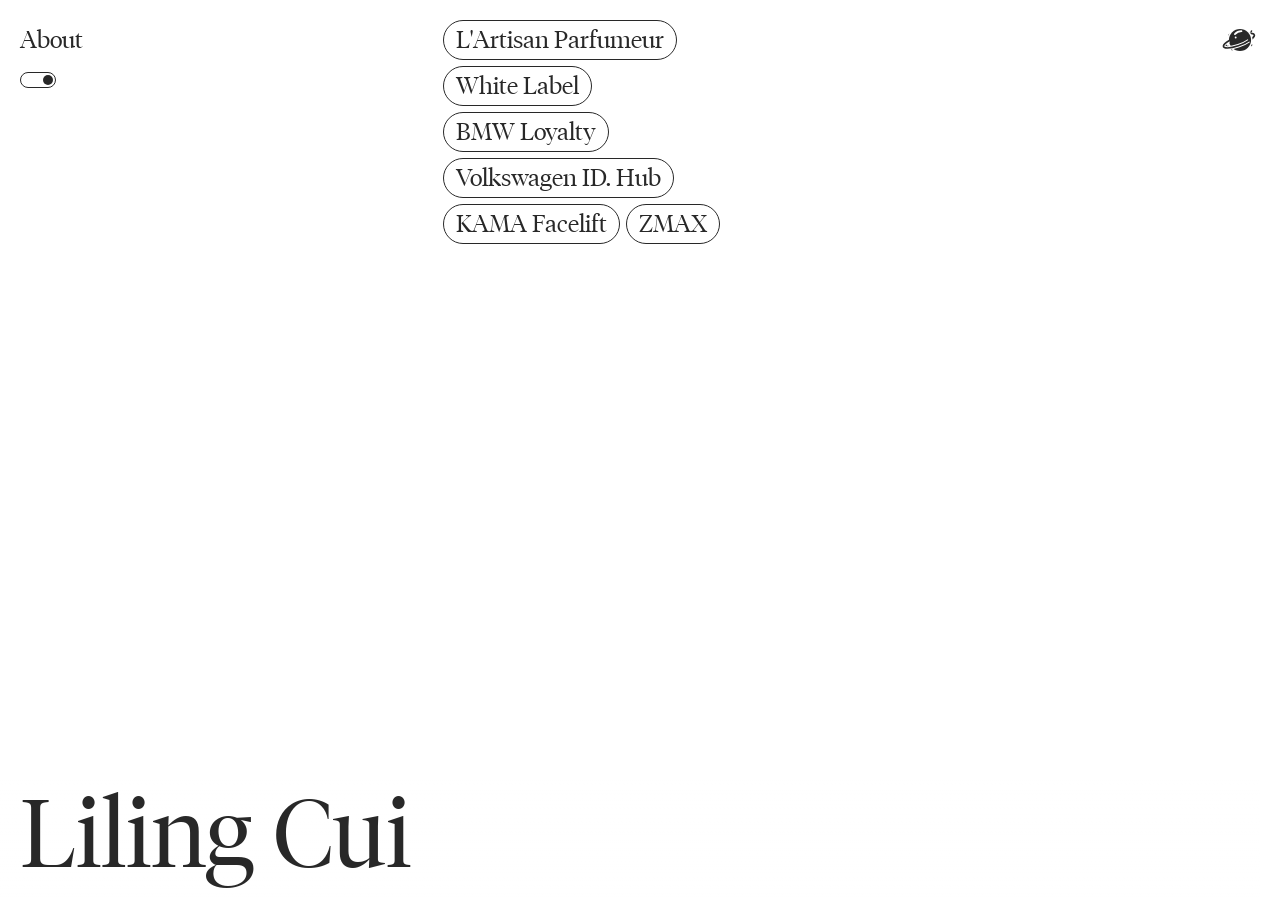
<file: index.html>
<!DOCTYPE html>
<html lang="en">
<head>
<meta charset="utf-8">
<meta name="viewport" content="width=device-width, initial-scale=1">
<title>Liling Cui — Product Designer</title>
<meta name="description" content="Product Designer and Creative Art Director. Selected UI/UX work for PUIG, BMW, Volkswagen and KAMA Ayurveda.">
<link rel="preload" href="assets/fonts/TiemposFine-Light.woff2" as="font" type="font/woff2" crossorigin>
<link rel="preload" href="assets/fonts/TiemposText-Regular.woff2" as="font" type="font/woff2" crossorigin>
<link rel="stylesheet" href="assets/css/style.css?v=d9b8185d">
<script>
  // mark that scripting is on, and set the theme before first paint
  (function () {
    document.documentElement.classList.add('js');
    try {
      var s = localStorage.getItem('theme');
      var d = s ? s === 'dark'
                : window.matchMedia('(prefers-color-scheme: dark)').matches;
      if (d) document.documentElement.classList.add('dark-theme');
    } catch (e) {}
  })();
</script>
</head>
<body class="home">
    <header class="menu">
      <div class="menu-about">
        <a href="about.html">About</a>
        <button class="theme-toggle" aria-label="Toggle dark mode">
          <span class="toggle"></span>
        </button>
      </div>
      <nav class="menu-projects" show="6" aria-label="Projects">
        <a href="lartisan-parfumeur-pdp-enhancement.html" item="lartisan-parfumeur-pdp-enhancement">L&#x27;Artisan Parfumeur</a>
        <a href="white-label-project.html" item="white-label-project">White Label</a>
        <a href="bmw-loyalty-programme.html" item="bmw-loyalty-programme">BMW Loyalty</a>
        <a href="volkwagen-idhub.html" item="volkwagen-idhub">Volkswagen ID. Hub</a>
        <a href="kama-web-facelift.html" item="kama-web-facelift">KAMA Facelift</a>
        <a href="zmax-web-design.html" item="zmax-web-design">ZMAX</a>
        <button class="load-more hide-and-show" aria-label="Show more projects"
                aria-expanded="false"><span>Show more projects</span></button>
      </nav>
      <div class="menu-contact">
        <a href="https://lilingcui.com">
          <span class="btn-label">Creative work</span>
          <svg viewBox="0 0 40 40" aria-hidden="true"><ellipse class="planet-ink" cx="32.6" cy="10.4" rx="0.85" ry="1.4" transform="rotate(28 32.6 10.4)"/><ellipse class="planet-ink" cx="8.0" cy="14.2" rx="0.78" ry="1.28" transform="rotate(22 8.0 14.2)"/><ellipse class="planet-ink" cx="11.0" cy="30.4" rx="0.78" ry="1.28" transform="rotate(-26 11.0 30.4)"/><ellipse class="planet-ink" cx="32.8" cy="25.8" rx="0.8" ry="1.32" transform="rotate(26 32.8 25.8)"/><path class="planet-ring" d="M35.88 14.22A16.9 4.8 -20.0 1 1 4.12 25.78A16.9 4.8 -20.0 1 1 35.88 14.22Z"/><circle class="planet-bg-stroke" cx="20" cy="20" r="12.3" stroke-width="3.2"/><circle class="planet-ink" cx="20" cy="20" r="12.3"/><path class="planet-bg-stroke" stroke-width="4" d="M29.81 20.76A16.9 4.8 -20.0 1 1 7.79 20.77"/><path class="planet-ring" d="M29.81 20.76A16.9 4.8 -20.0 1 1 7.79 20.77"/><path class="planet-bg" d="M13.6 12.9a11 11 0 0 1 8.0-3.6 0.95 0.95 0 0 1 0.05 1.9 9.1 9.1 0 0 0-6.6 3.0 0.95 0.95 0 0 1-1.45-1.3z"/><circle class="planet-bg" cx="15.2" cy="17.2" r="1.05"/></svg>
        </a>
      </div>
    </header>

    <main>
      <h1 class="title-container" data-aos="fade-up">
      <span class="title name" data-title="Liling Cui">Liling Cui</span>
      <span class="title" item="lartisan-parfumeur-pdp-enhancement" data-title="L&#x27;Artisan Parfumeur PDP Enhancement">L&#x27;Artisan Parfumeur PDP Enhancement</span>
      <span class="title" item="white-label-project" data-title="White Label Design System">White Label Design System</span>
      <span class="title" item="bmw-loyalty-programme" data-title="BMW Loyalty Programme">BMW Loyalty Programme</span>
      <span class="title" item="volkwagen-idhub" data-title="Volkswagen ID. Hub">Volkswagen ID. Hub</span>
      <span class="title" item="kama-web-facelift" data-title="KAMA Web UI Upgrade">KAMA Web UI Upgrade</span>
      <span class="title" item="zmax-web-design" data-title="ZMAX Web Design">ZMAX Web Design</span>
      </h1>
    </main>

    <div class="bg" aria-hidden="true">
    <div class="bg-image" item="lartisan-parfumeur-pdp-enhancement" style="background-image:url('assets/img/lartisan-parfumeur-pdp-enhancement/lartisan-cover.webp')"></div>
    <div class="bg-image" item="white-label-project" style="background-image:url('assets/img/white-label-project/ecommerce-white-label-hostinger-website-builder-kopijtpacm10jqqz-Gi3H4V5oaueiGZ9J.jpg')"></div>
    <div class="bg-image" item="bmw-loyalty-programme" style="background-image:url('assets/img/bmw-loyalty-programme/portfolio-liling-cui-CWf0nmMIYvAjCvkP.jpg')"></div>
    <div class="bg-image" item="volkwagen-idhub" style="background-image:url('assets/img/volkwagen-idhub/portfolio-liling-cui-B2Ny3sgGYGVtTypH.jpg')"></div>
    <div class="bg-image" item="kama-web-facelift" style="background-image:url('assets/img/kama-web-facelift/portfolio-liling-cui-vFulycDlR9ORgaCJ.jpg')"></div>
    <div class="bg-image" item="zmax-web-design"><video src="assets/img/zmax-web-design/zmax.mp4" poster="assets/img/zmax-web-design/zmax-poster.jpg" muted loop playsinline preload="none"></video></div>
      <div class="bg-veil"></div>
      <div class="bg-overlay"></div>
    </div>

<script src="assets/js/app.js?v=c21b3949"></script>
</body>
</html>
</file>
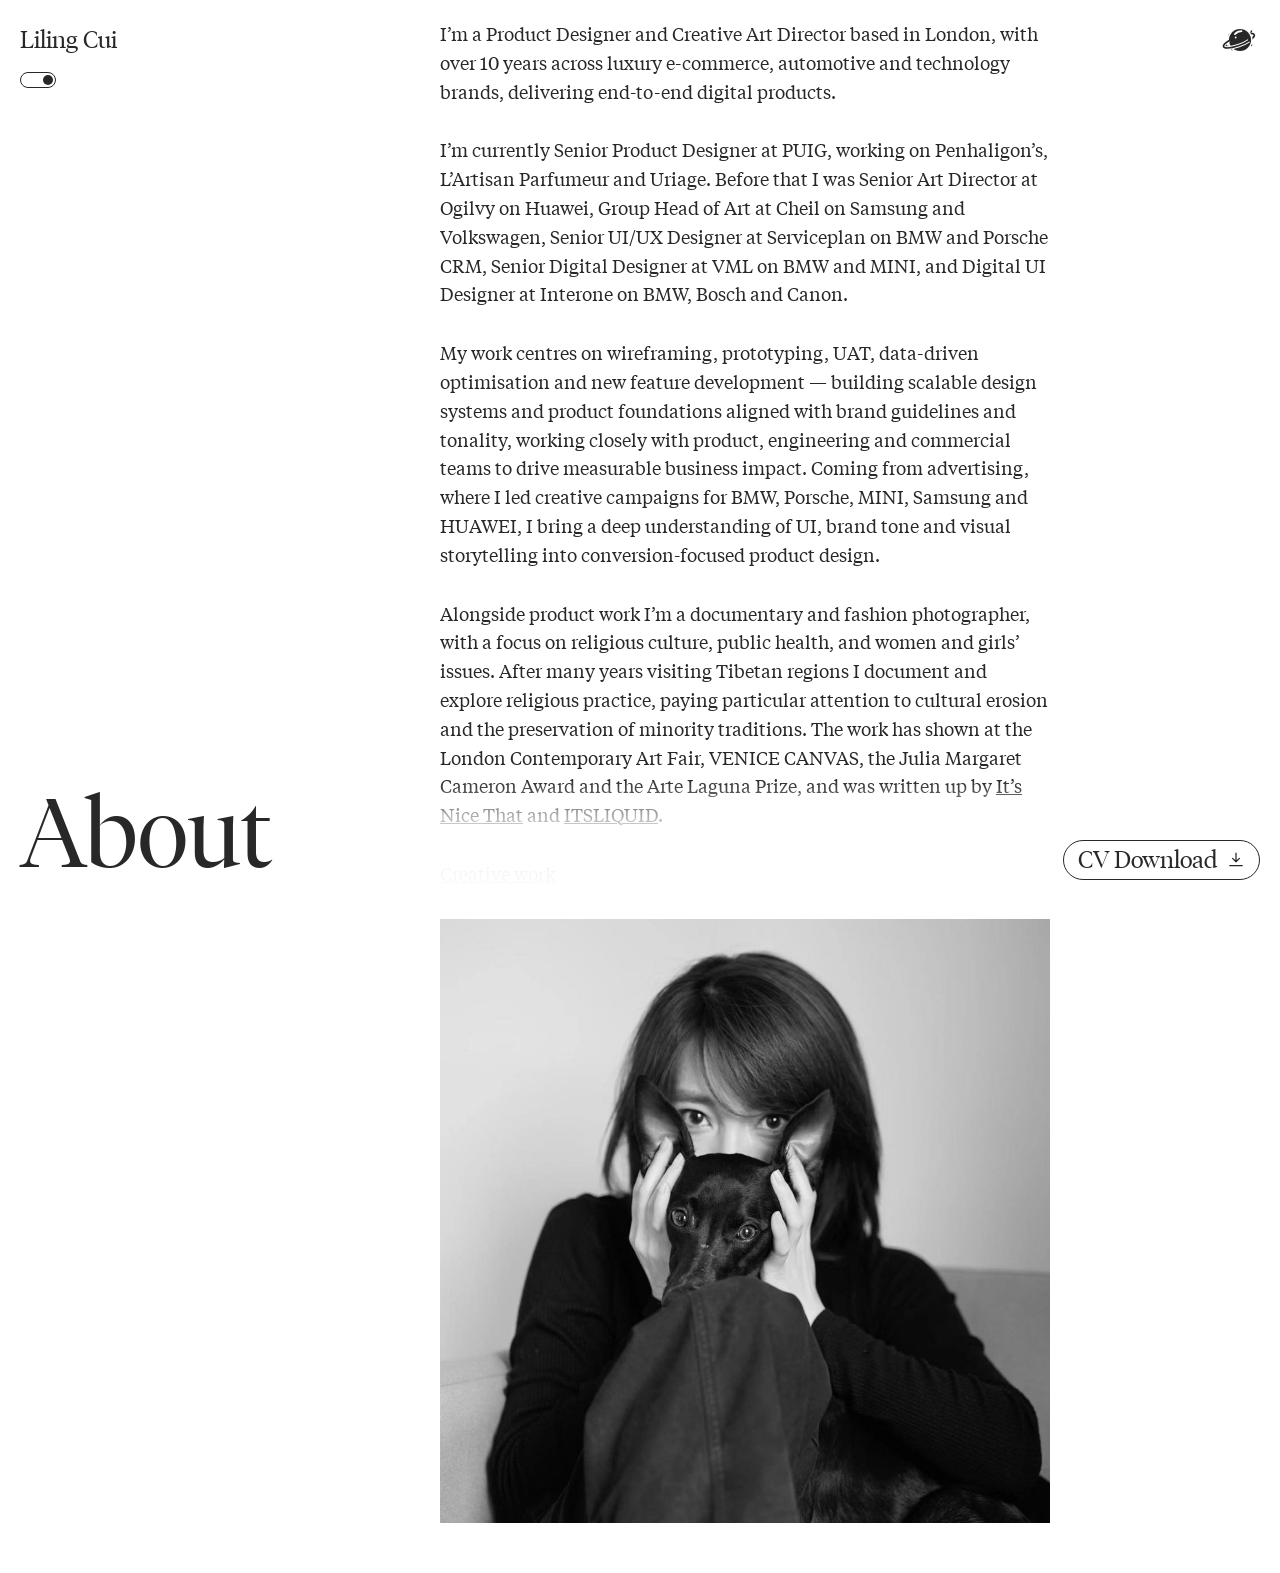
<file: about.html>
<!DOCTYPE html>
<html lang="en">
<head>
<meta charset="utf-8">
<meta name="viewport" content="width=device-width, initial-scale=1">
<title>About — Liling Cui</title>
<meta name="description" content="Product Designer and Creative Art Director with 10+ years across luxury e-commerce, automotive and technology brands.">
<link rel="preload" href="assets/fonts/TiemposFine-Light.woff2" as="font" type="font/woff2" crossorigin>
<link rel="preload" href="assets/fonts/TiemposText-Regular.woff2" as="font" type="font/woff2" crossorigin>
<link rel="stylesheet" href="assets/css/style.css?v=d9b8185d">
<script>
  // mark that scripting is on, and set the theme before first paint
  (function () {
    document.documentElement.classList.add('js');
    try {
      var s = localStorage.getItem('theme');
      var d = s ? s === 'dark'
                : window.matchMedia('(prefers-color-scheme: dark)').matches;
      if (d) document.documentElement.classList.add('dark-theme');
    } catch (e) {}
  })();
</script>
</head>
<body class="about-page">
    <header class="menu">
      <div class="menu-about">
        <a href="index.html">Liling Cui</a>
        <button class="theme-toggle" aria-label="Toggle dark mode">
          <span class="toggle"></span>
        </button>
      </div>
      <div class="menu-contact">
        <a href="https://lilingcui.com">
          <span class="btn-label">Creative work</span>
          <svg viewBox="0 0 40 40" aria-hidden="true"><ellipse class="planet-ink" cx="32.6" cy="10.4" rx="0.85" ry="1.4" transform="rotate(28 32.6 10.4)"/><ellipse class="planet-ink" cx="8.0" cy="14.2" rx="0.78" ry="1.28" transform="rotate(22 8.0 14.2)"/><ellipse class="planet-ink" cx="11.0" cy="30.4" rx="0.78" ry="1.28" transform="rotate(-26 11.0 30.4)"/><ellipse class="planet-ink" cx="32.8" cy="25.8" rx="0.8" ry="1.32" transform="rotate(26 32.8 25.8)"/><path class="planet-ring" d="M35.88 14.22A16.9 4.8 -20.0 1 1 4.12 25.78A16.9 4.8 -20.0 1 1 35.88 14.22Z"/><circle class="planet-bg-stroke" cx="20" cy="20" r="12.3" stroke-width="3.2"/><circle class="planet-ink" cx="20" cy="20" r="12.3"/><path class="planet-bg-stroke" stroke-width="4" d="M29.81 20.76A16.9 4.8 -20.0 1 1 7.79 20.77"/><path class="planet-ring" d="M29.81 20.76A16.9 4.8 -20.0 1 1 7.79 20.77"/><path class="planet-bg" d="M13.6 12.9a11 11 0 0 1 8.0-3.6 0.95 0.95 0 0 1 0.05 1.9 9.1 9.1 0 0 0-6.6 3.0 0.95 0.95 0 0 1-1.45-1.3z"/><circle class="planet-bg" cx="15.2" cy="17.2" r="1.05"/></svg>
        </a>
      </div>
    </header>

    <main class="about">
      <div class="text" data-aos="fade-up">
          <p>I’m a Product Designer and Creative Art Director based in London, with over 10 years across luxury e-commerce, automotive and technology brands, delivering end-to-end digital products.</p>
          <p>I’m currently Senior Product Designer at PUIG, working on Penhaligon’s, L’Artisan Parfumeur and Uriage. Before that I was Senior Art Director at Ogilvy on Huawei, Group Head of Art at Cheil on Samsung and Volkswagen, Senior UI/UX Designer at Serviceplan on BMW and Porsche CRM, Senior Digital Designer at VML on BMW and MINI, and Digital UI Designer at Interone on BMW, Bosch and Canon.</p>
          <p>My work centres on wireframing, prototyping, UAT, data-driven optimisation and new feature development — building scalable design systems and product foundations aligned with brand guidelines and tonality, working closely with product, engineering and commercial teams to drive measurable business impact. Coming from advertising, where I led creative campaigns for BMW, Porsche, MINI, Samsung and HUAWEI, I bring a deep understanding of UI, brand tone and visual storytelling into conversion-focused product design.</p>
          <p>Alongside product work I’m a documentary and fashion photographer, with a focus on religious culture, public health, and women and girls’ issues. After many years visiting Tibetan regions I document and explore religious practice, paying particular attention to cultural erosion and the preservation of minority traditions. The work has shown at the London Contemporary Art Fair, VENICE CANVAS, the Julia Margaret Cameron Award and the Arte Laguna Prize, and was written up by <a href="https://www.itsnicethat.com/articles/liling-cui-project-photography-150223" target="_blank" rel="noopener">It’s Nice That</a> and <a href="https://www.itsliquid.com/interview-liling-cui.html" target="_blank" rel="noopener">ITSLIQUID</a>.</p>
          <p><a href="https://lilingcui.com" target="_blank" rel="noopener">Creative work</a></p>
          <p><img src="assets/img/about/about-qrutkgbpwz4ghjgv-OR34uqBa0UXpp6pQ.jpg" alt="" loading="lazy"></p>
      </div>

      <h1 data-aos="fade-up">
        <span class="title name" data-title="About">About</span>
      </h1>
    </main>

    <a class="cv-download" href="assets/LilingCui_CV.pdf" download>
      <span>CV Download</span>
      <svg viewBox="0 0 20 20" aria-hidden="true">
        <path d="M10 2.5v9.5m0 0 3.8-3.8M10 12l-3.8-3.8M3 16.2h14"/>
      </svg>
    </a>

<script src="assets/js/app.js?v=c21b3949"></script>
</body>
</html>
</file>
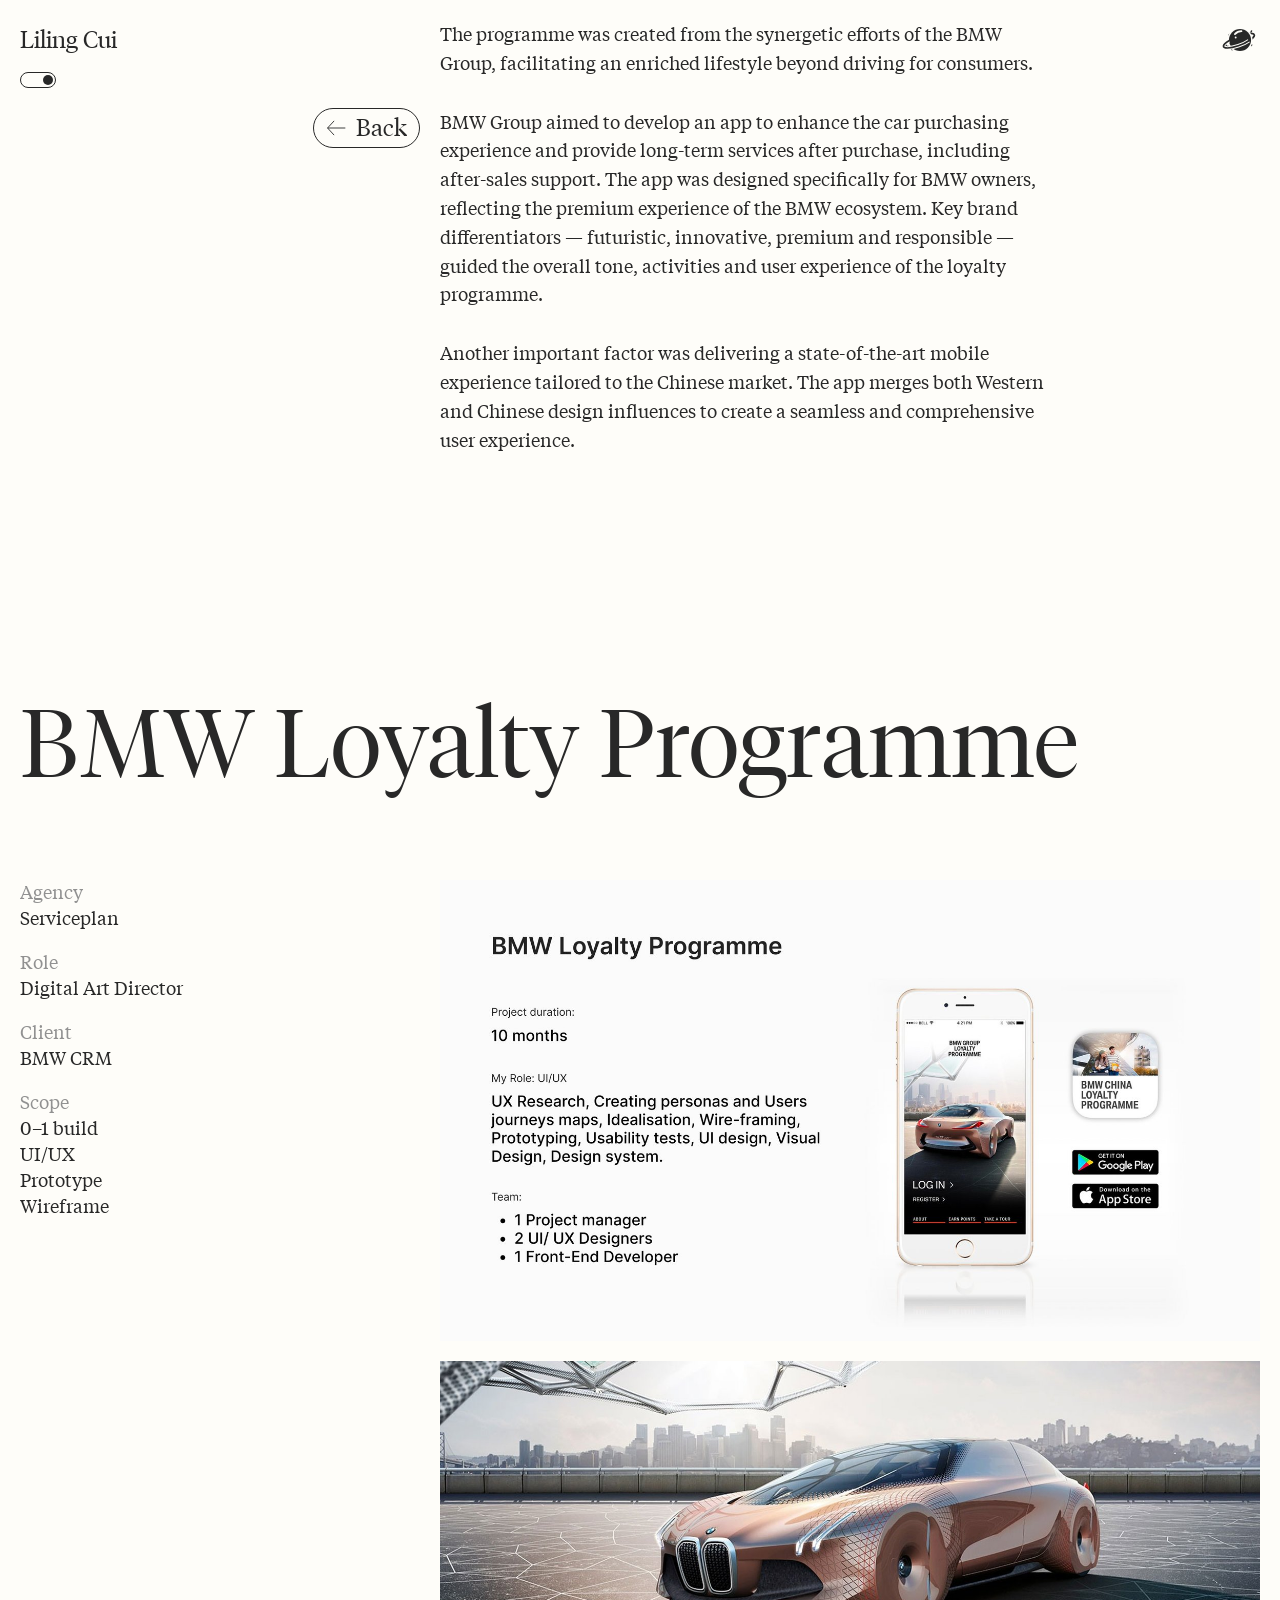
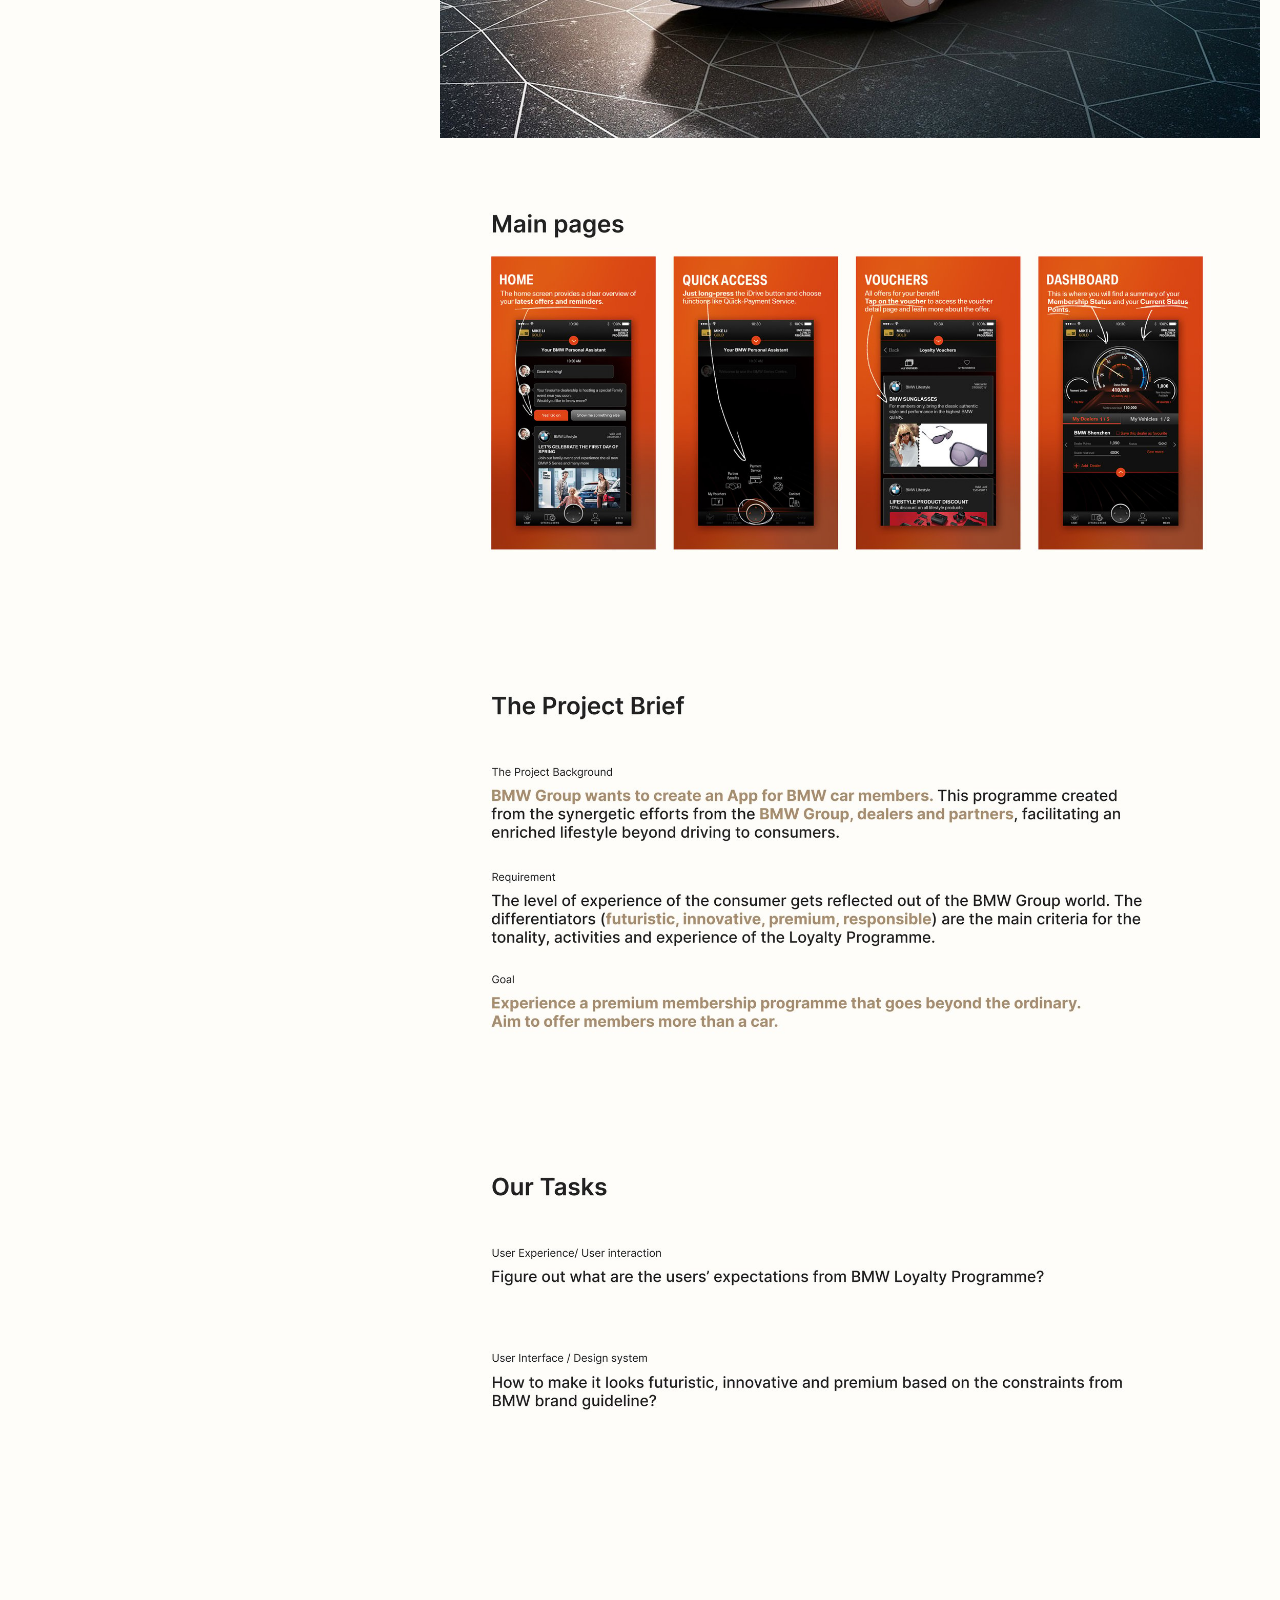
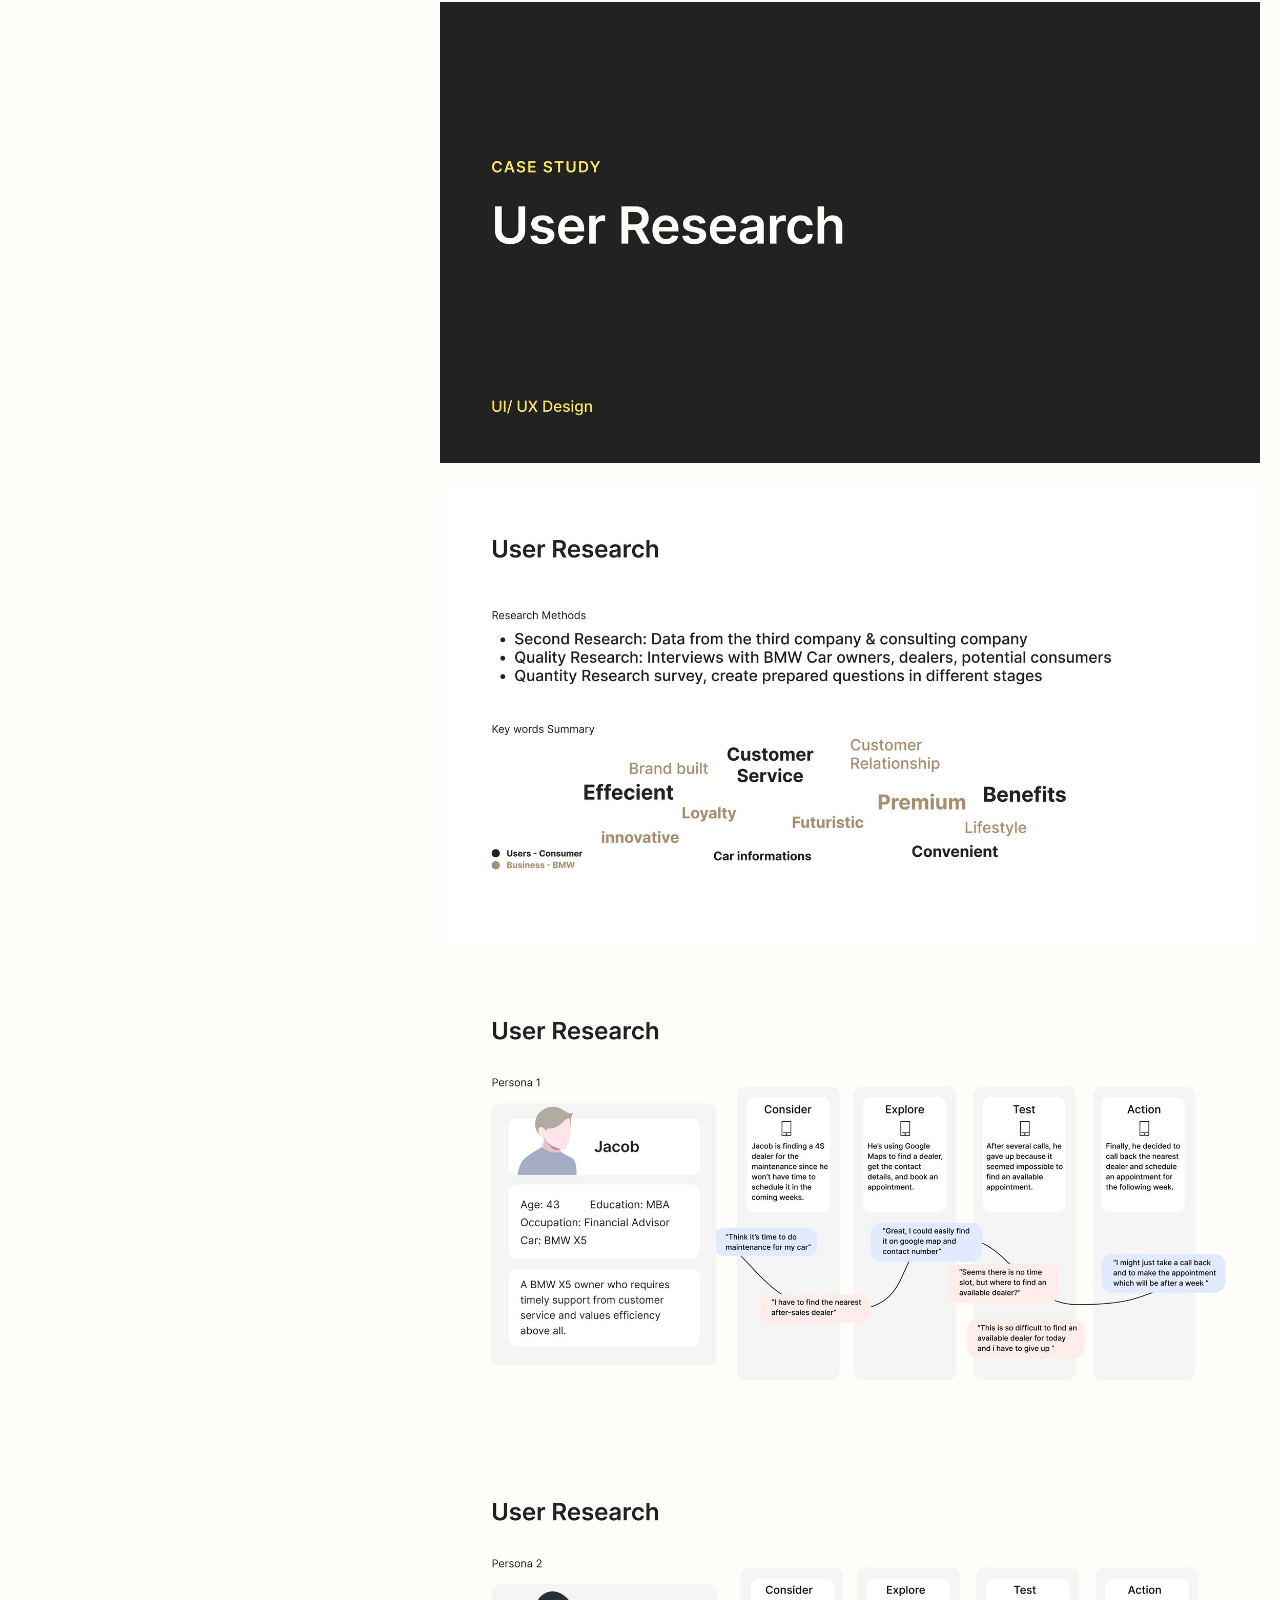
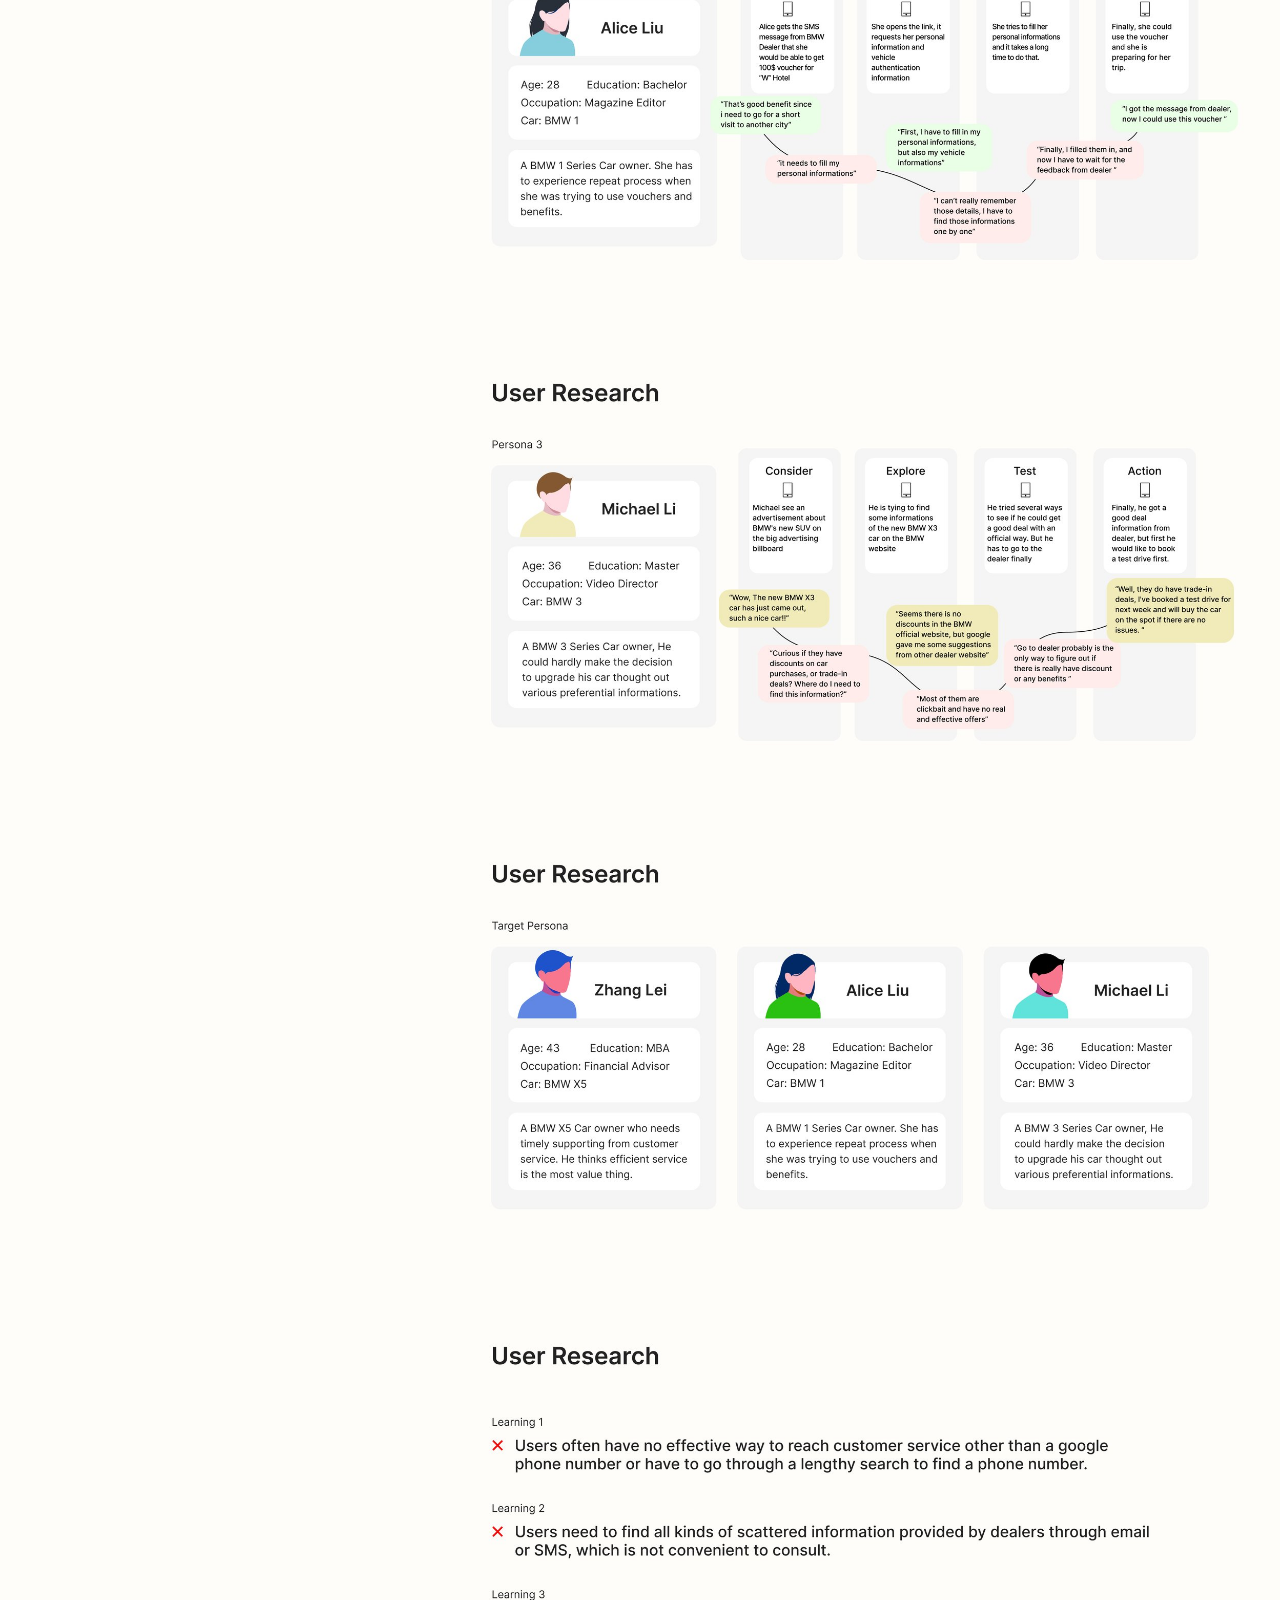
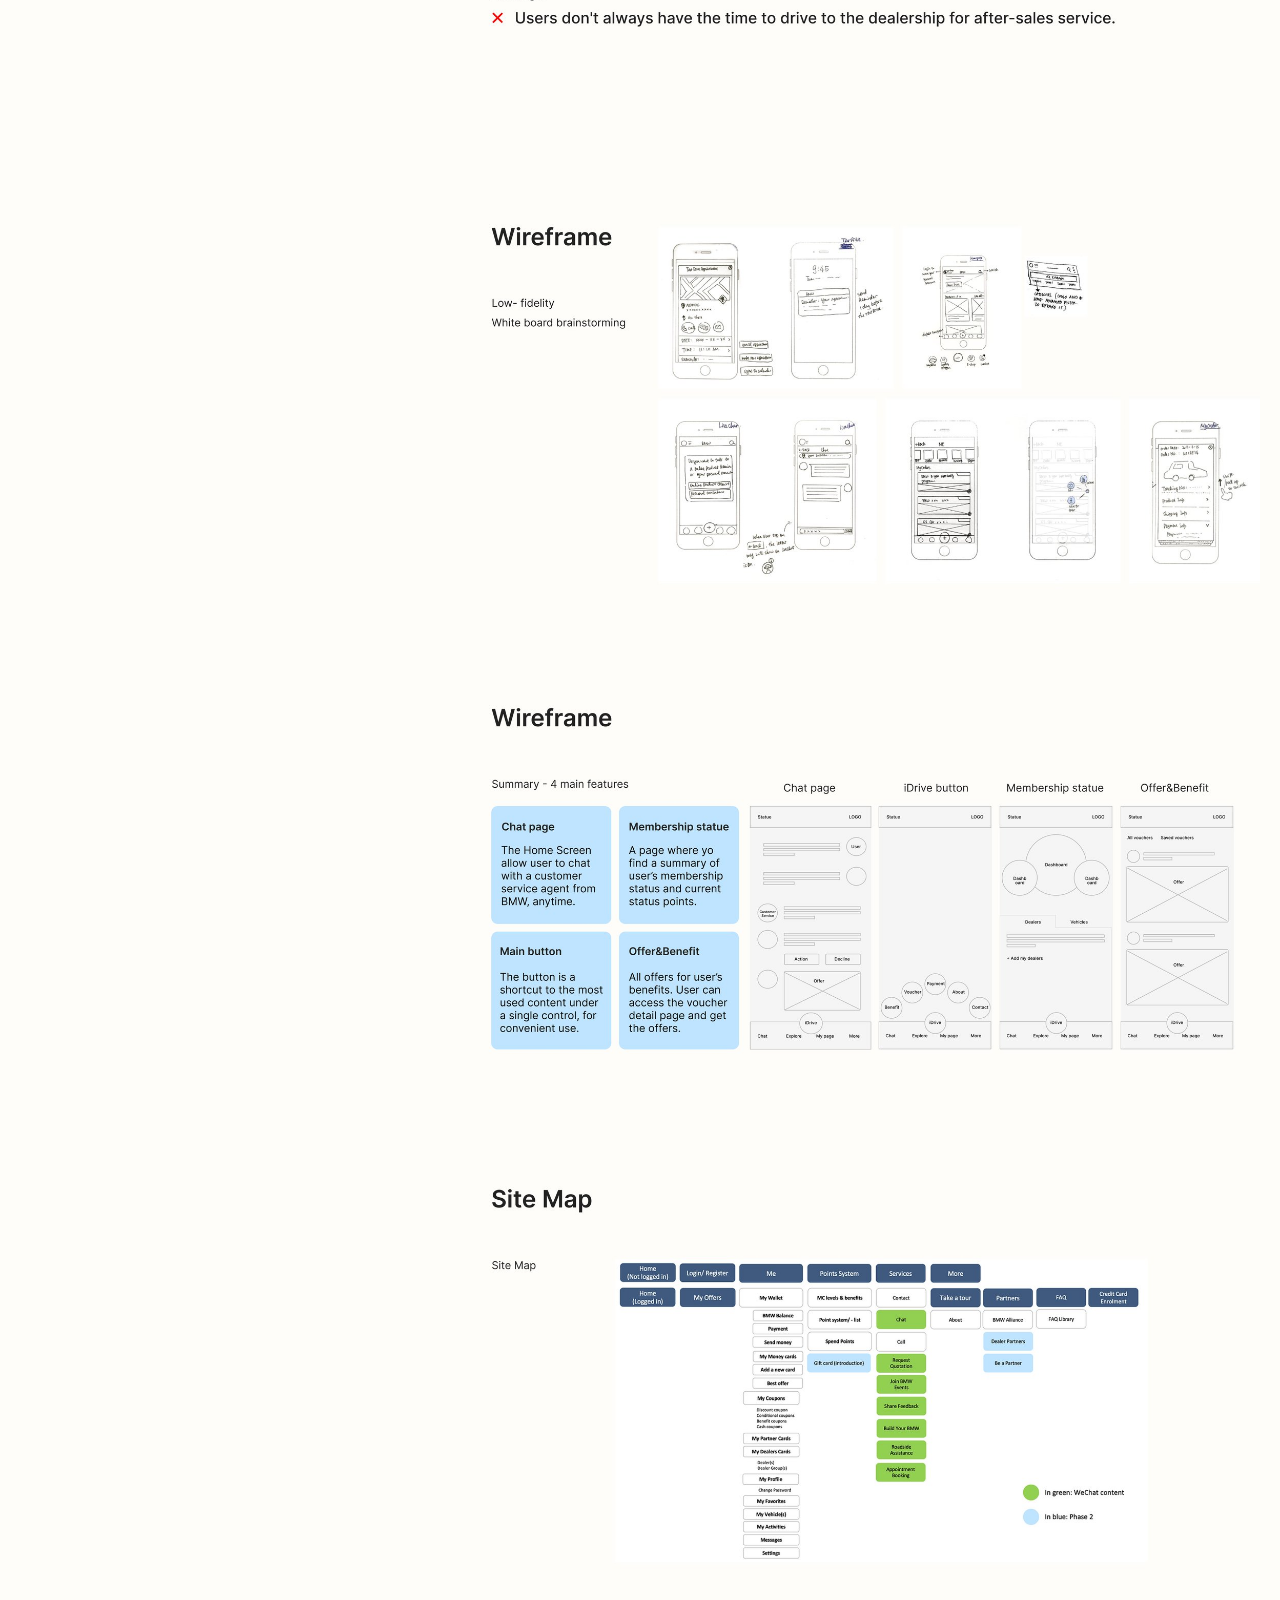
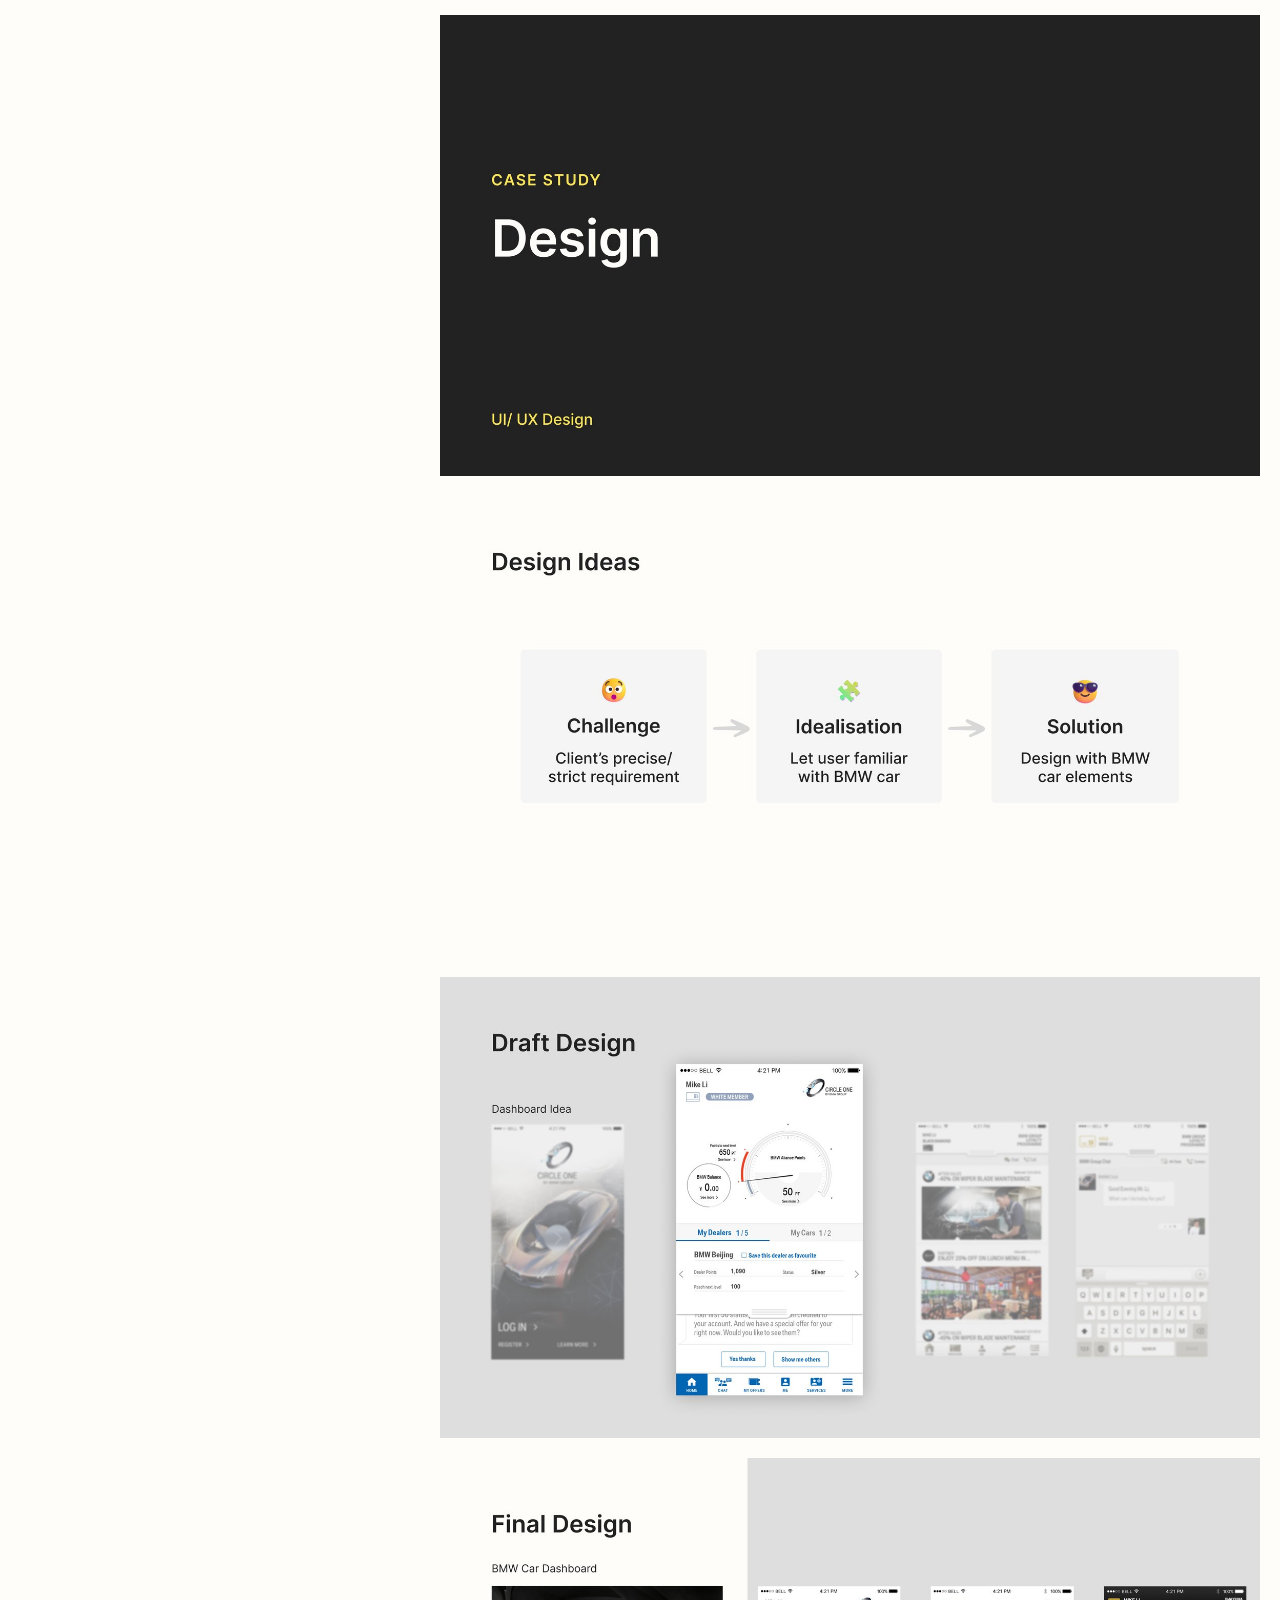
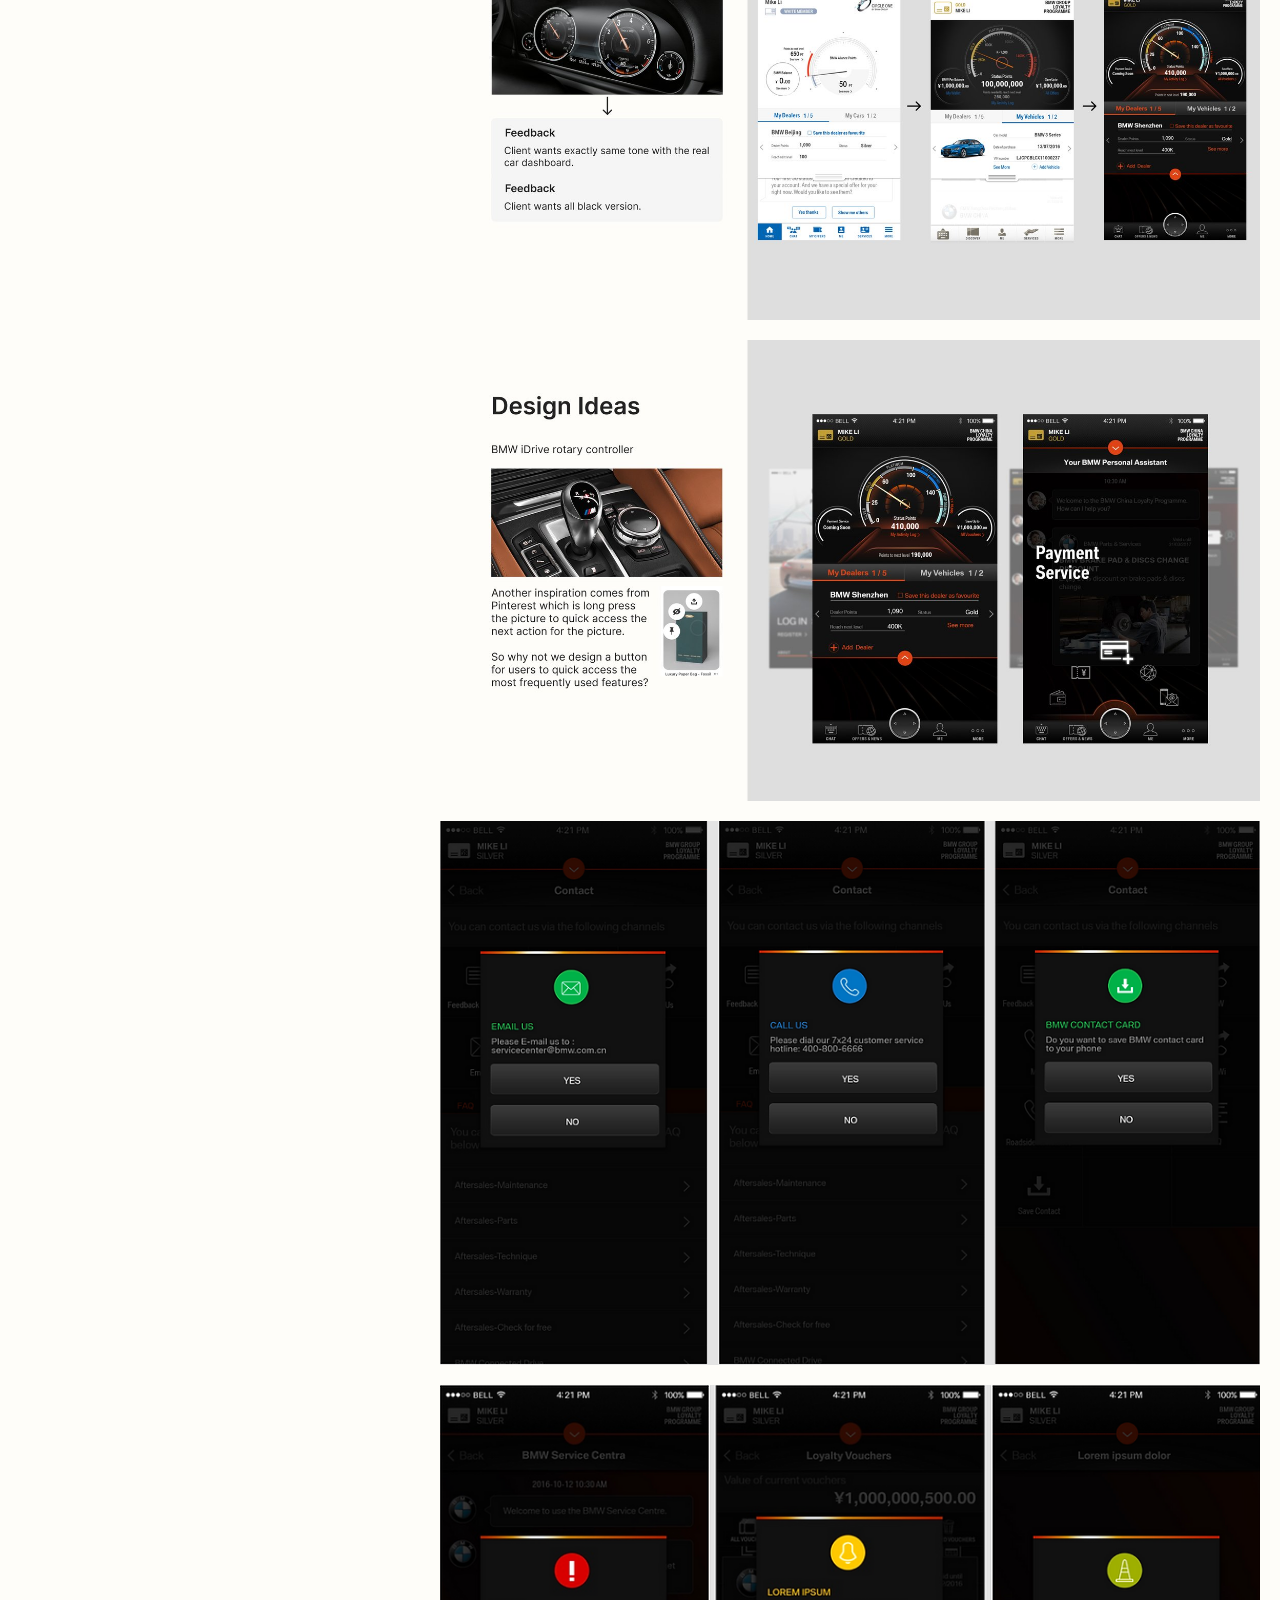
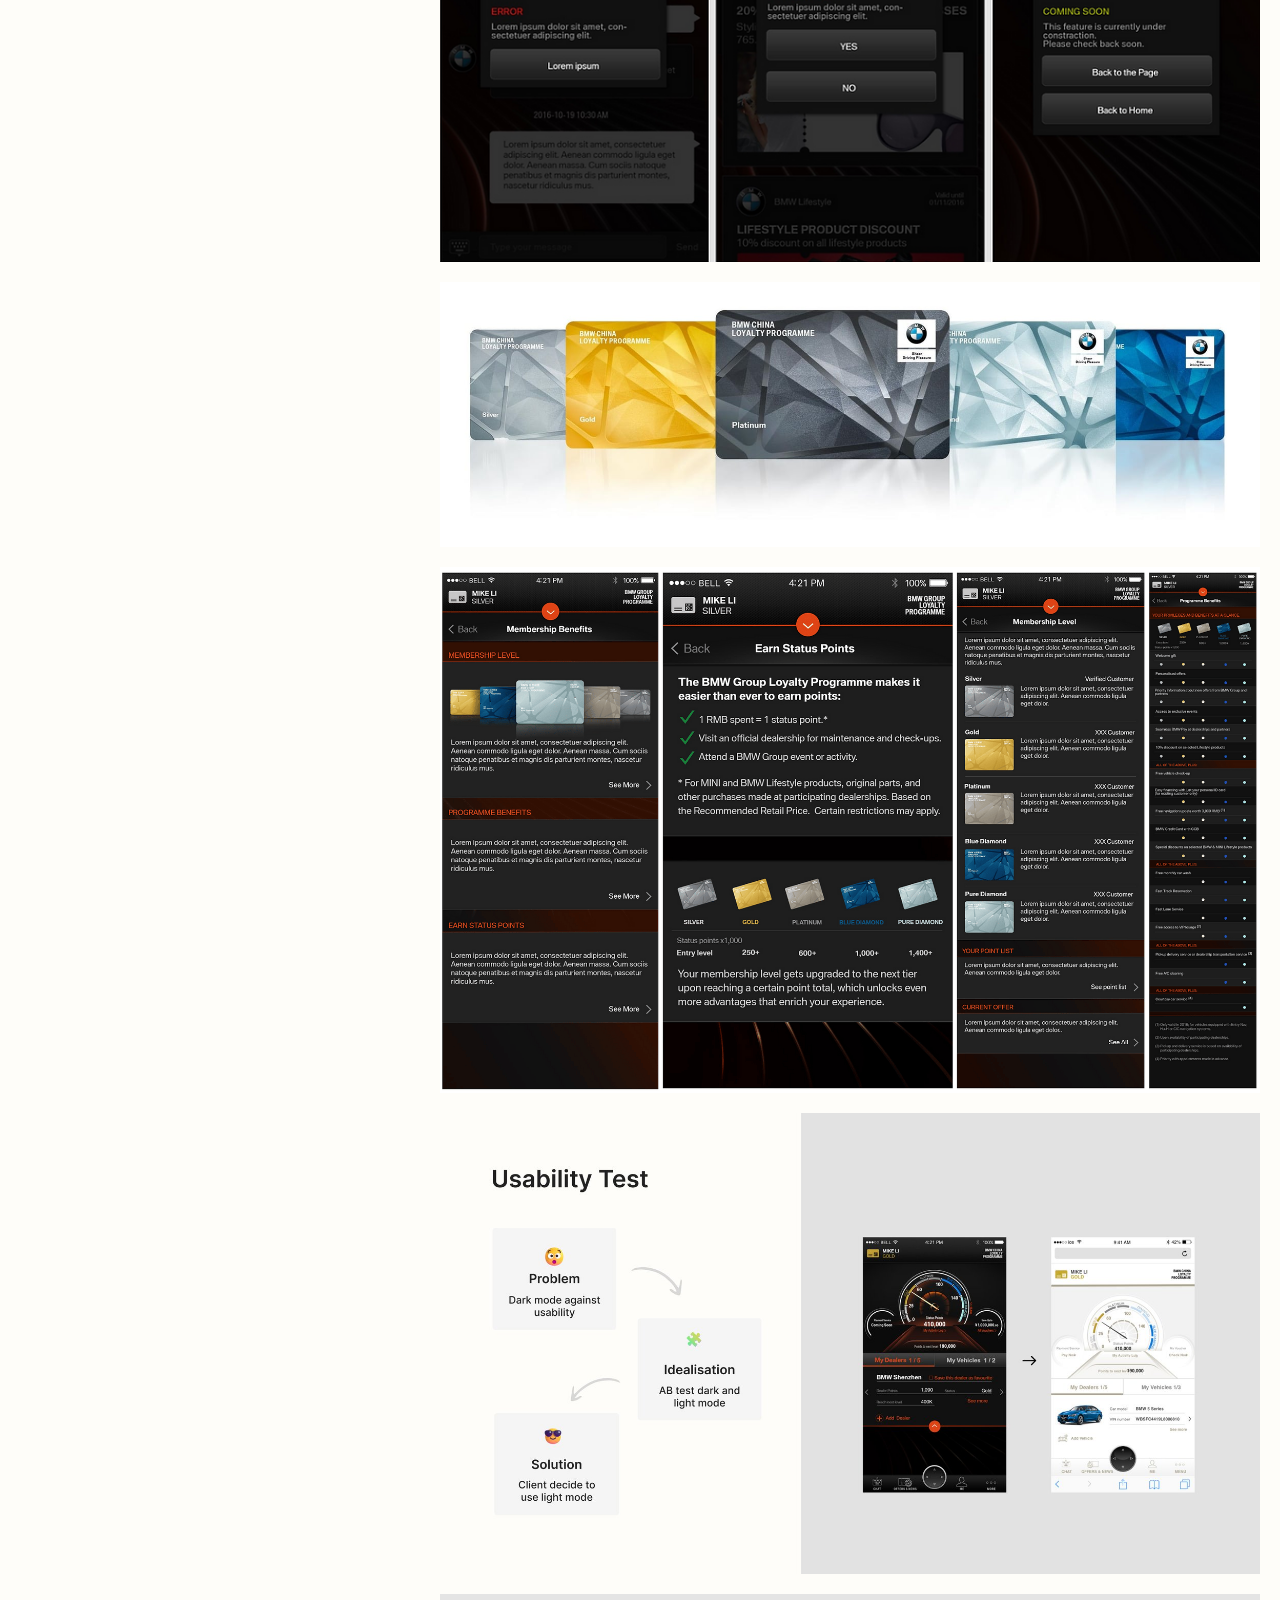
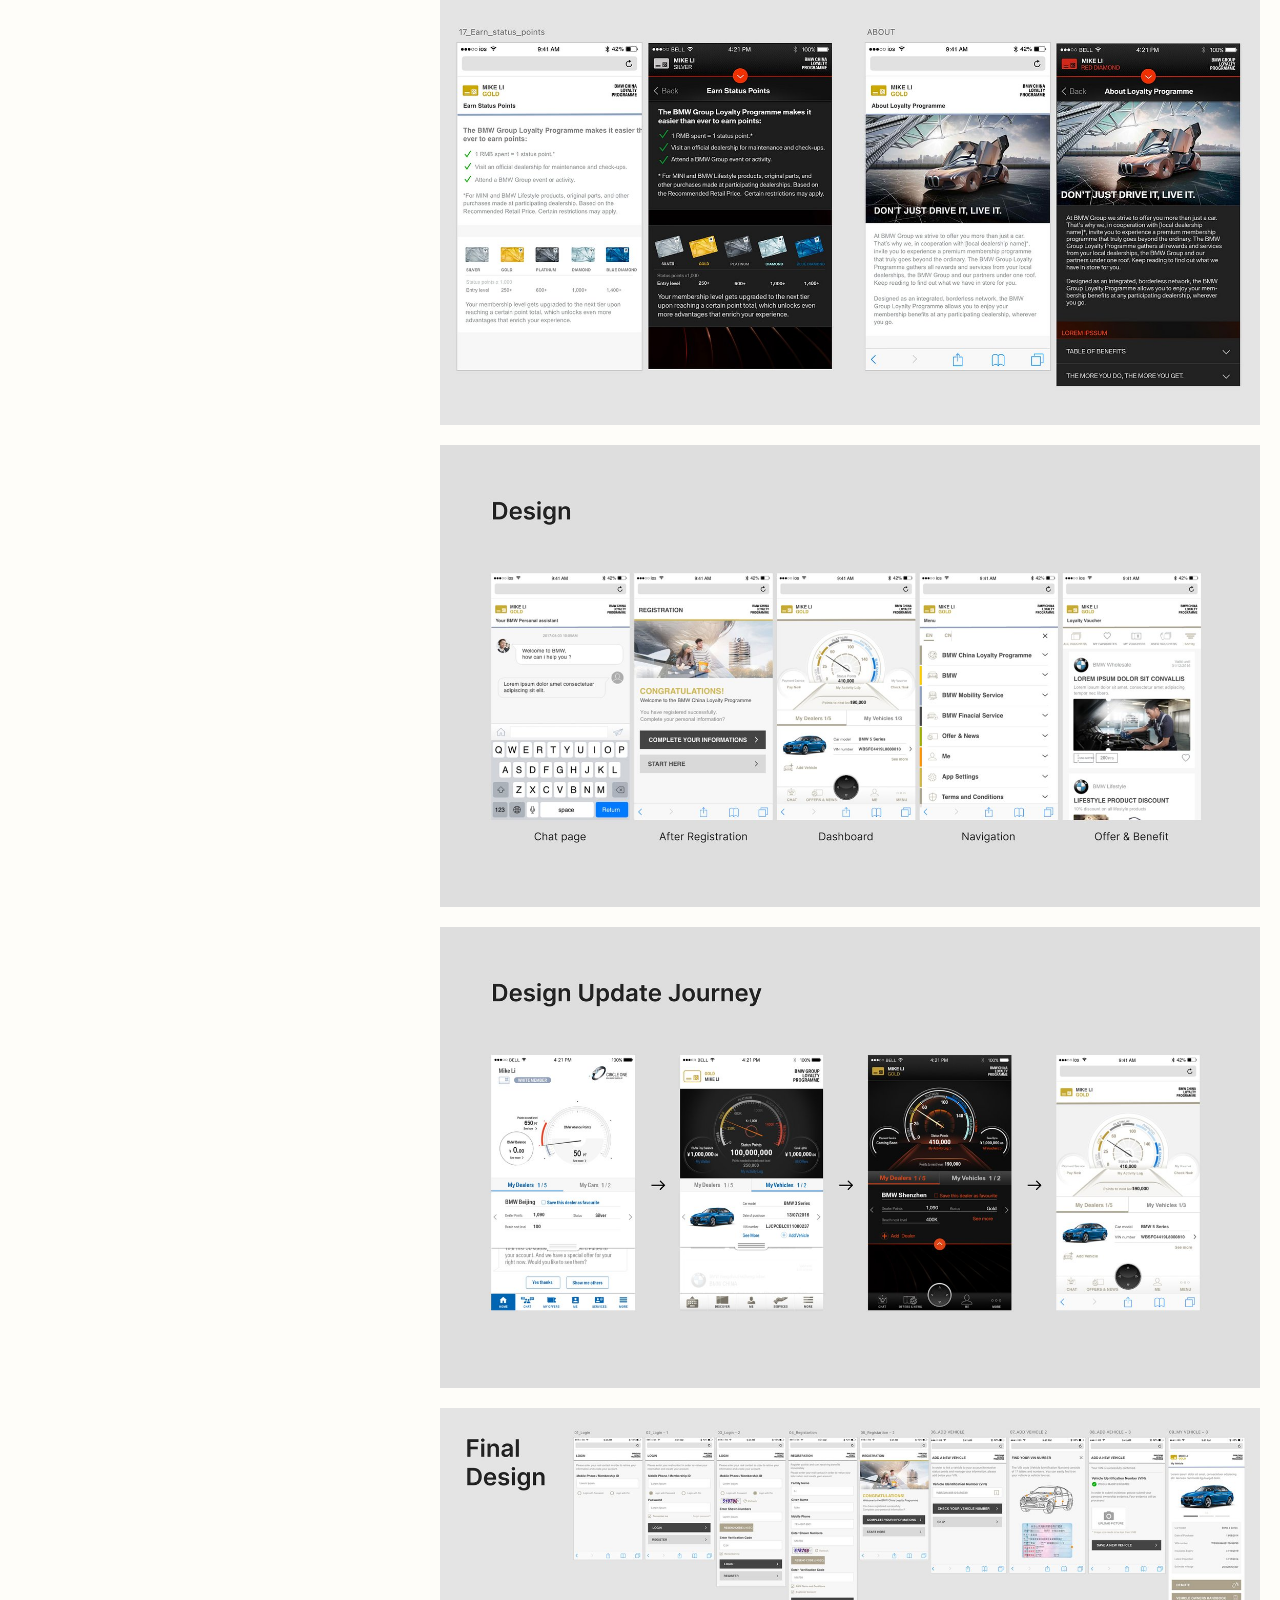
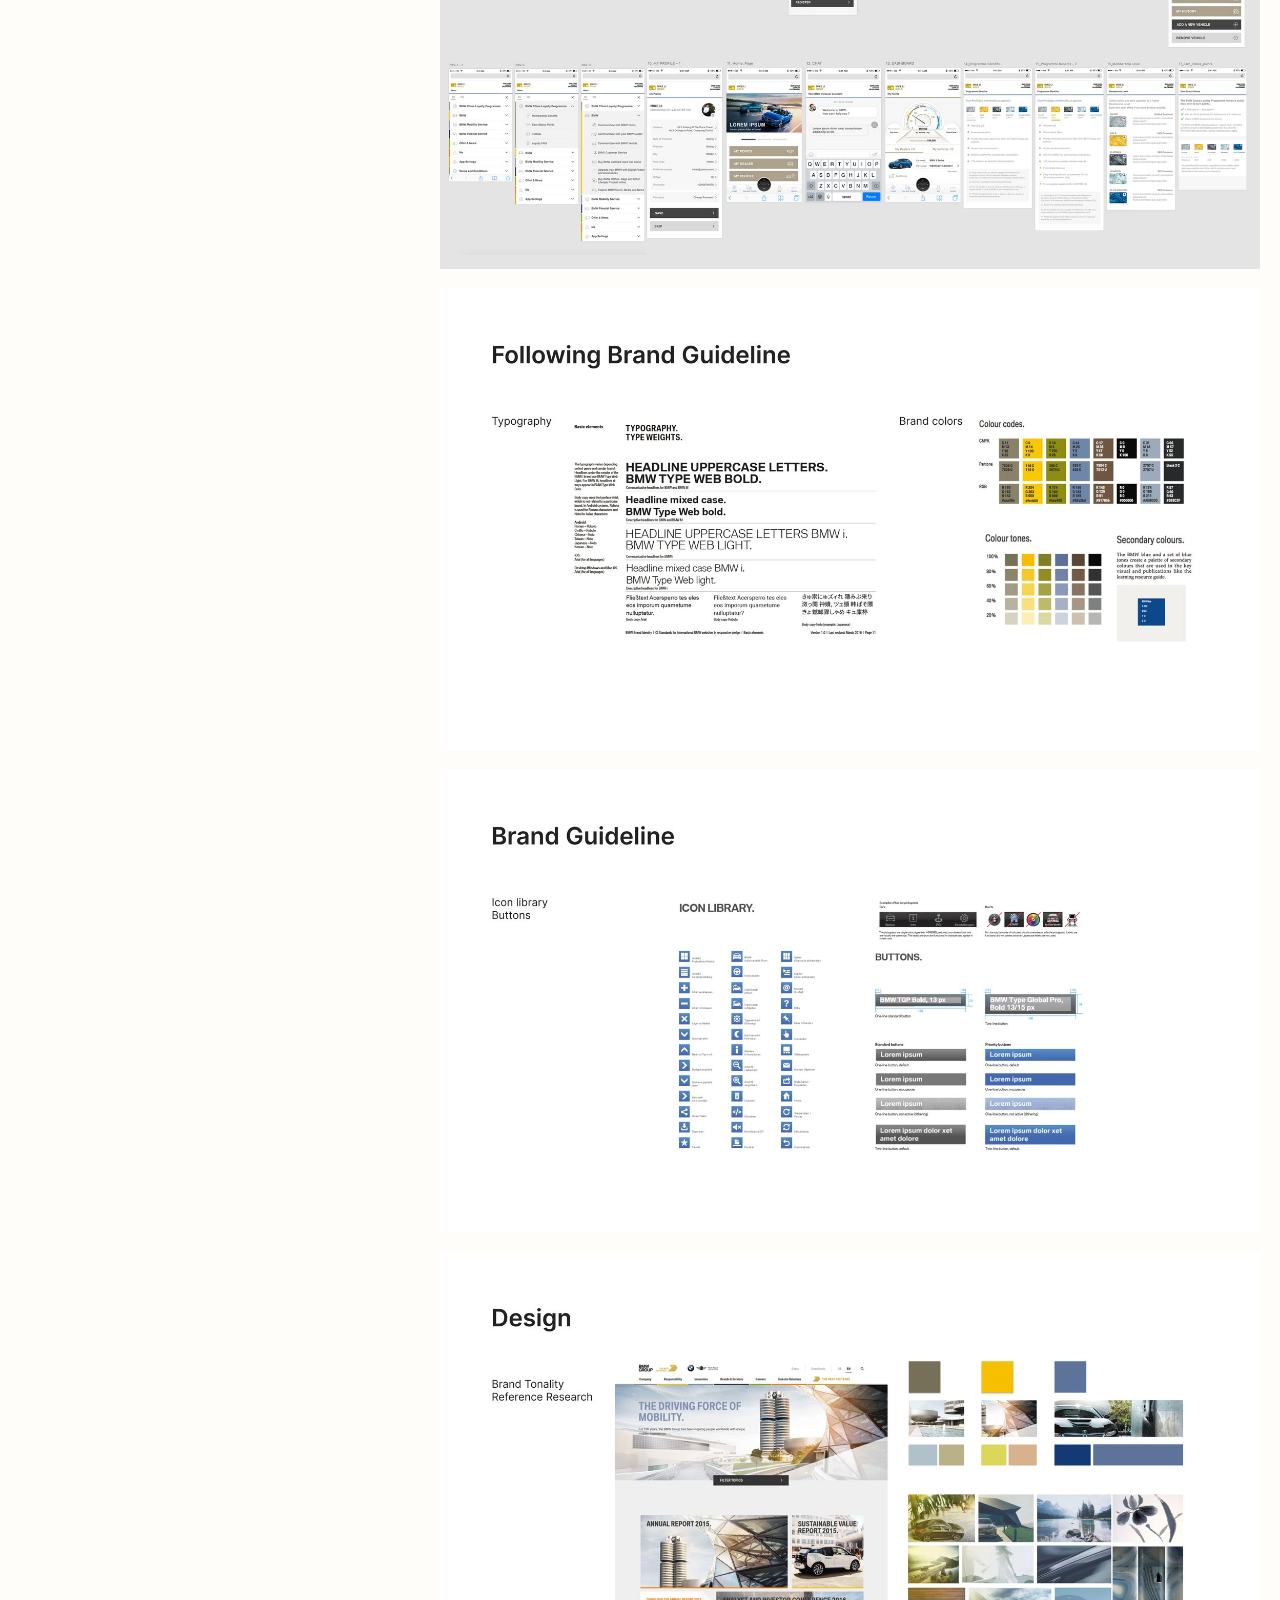
<file: bmw-loyalty-programme.html>
<!DOCTYPE html>
<html lang="en">
<head>
<meta charset="utf-8">
<meta name="viewport" content="width=device-width, initial-scale=1">
<title>BMW Loyalty Programme — Liling Cui</title>
<meta name="description" content="The programme was created from the synergetic efforts of the BMW Group, facilitating an enriched lifestyle beyond driving for consumers.">
<link rel="preload" href="assets/fonts/TiemposFine-Light.woff2" as="font" type="font/woff2" crossorigin>
<link rel="preload" href="assets/fonts/TiemposText-Regular.woff2" as="font" type="font/woff2" crossorigin>
<link rel="stylesheet" href="assets/css/style.css?v=d9b8185d">
<style>:root { --bg: 254 253 249; }</style>
<script>
  // mark that scripting is on, and set the theme before first paint
  (function () {
    document.documentElement.classList.add('js');
    try {
      var s = localStorage.getItem('theme');
      var d = s ? s === 'dark'
                : window.matchMedia('(prefers-color-scheme: dark)').matches;
      if (d) document.documentElement.classList.add('dark-theme');
    } catch (e) {}
  })();
</script>
</head>
<body class="project-page">
    <header class="menu">
      <div class="menu-about">
        <a href="index.html">Liling Cui</a>
        <button class="theme-toggle" aria-label="Toggle dark mode">
          <span class="toggle"></span>
        </button>
      </div>
      <div class="btn">
        <a href="index.html" class="back-btn back"><svg viewBox="0 0 21 18"><path d="M8.38 1 1 9m0 0 7.38 8M1 9h20"/></svg><span>Back</span></a>
        <a href="#" class="back-btn top"><svg viewBox="0 0 21 18"><path d="M8.38 1 1 9m0 0 7.38 8M1 9h20"/></svg><span>Top</span></a>
      </div>
      <div class="menu-contact">
        <a href="https://lilingcui.com">
          <span class="btn-label">Creative work</span>
          <svg viewBox="0 0 40 40" aria-hidden="true"><ellipse class="planet-ink" cx="32.6" cy="10.4" rx="0.85" ry="1.4" transform="rotate(28 32.6 10.4)"/><ellipse class="planet-ink" cx="8.0" cy="14.2" rx="0.78" ry="1.28" transform="rotate(22 8.0 14.2)"/><ellipse class="planet-ink" cx="11.0" cy="30.4" rx="0.78" ry="1.28" transform="rotate(-26 11.0 30.4)"/><ellipse class="planet-ink" cx="32.8" cy="25.8" rx="0.8" ry="1.32" transform="rotate(26 32.8 25.8)"/><path class="planet-ring" d="M35.88 14.22A16.9 4.8 -20.0 1 1 4.12 25.78A16.9 4.8 -20.0 1 1 35.88 14.22Z"/><circle class="planet-bg-stroke" cx="20" cy="20" r="12.3" stroke-width="3.2"/><circle class="planet-ink" cx="20" cy="20" r="12.3"/><path class="planet-bg-stroke" stroke-width="4" d="M29.81 20.76A16.9 4.8 -20.0 1 1 7.79 20.77"/><path class="planet-ring" d="M29.81 20.76A16.9 4.8 -20.0 1 1 7.79 20.77"/><path class="planet-bg" d="M13.6 12.9a11 11 0 0 1 8.0-3.6 0.95 0.95 0 0 1 0.05 1.9 9.1 9.1 0 0 0-6.6 3.0 0.95 0.95 0 0 1-1.45-1.3z"/><circle class="planet-bg" cx="15.2" cy="17.2" r="1.05"/></svg>
        </a>
      </div>
    </header>

    <main class="project">
      <div class="text resume">
        <div class="text-content">
          <p>The programme was created from the synergetic efforts of the BMW Group, facilitating an enriched lifestyle beyond driving for consumers.</p>
          <p>BMW Group aimed to develop an app to enhance the car purchasing experience and provide long-term services after purchase, including after-sales support. The app was designed specifically for BMW owners, reflecting the premium experience of the BMW ecosystem. Key brand differentiators — futuristic, innovative, premium and responsible — guided the overall tone, activities and user experience of the loyalty programme.</p>
          <p>Another important factor was delivering a state-of-the-art mobile experience tailored to the Chinese market. The app merges both Western and Chinese design influences to create a seamless and comprehensive user experience.</p>
        </div>
      </div>

      <h1 data-aos="fade-up">
        <span class="title name" data-title="BMW Loyalty Programme">BMW Loyalty Programme</span>
      </h1>

      <div class="content">
      <aside class="sidebar" data-aos="fade-up">
        <h2>Agency</h2>
        <ul>
          <li>Serviceplan</li>
        </ul>
        <h2>Role</h2>
        <ul>
          <li>Digital Art Director</li>
        </ul>
        <h2>Client</h2>
        <ul>
          <li>BMW CRM</li>
        </ul>
        <h2>Scope</h2>
        <ul>
          <li>0–1 build</li>
          <li>UI/UX</li>
          <li>Prototype</li>
          <li>Wireframe</li>
        </ul>
      </aside>
        <figure data-aos="fade-up"><img src="assets/img/bmw-loyalty-programme/case-study-1_1-1-V10g4XRTadDeW6nI.jpg" alt="" loading="lazy" decoding="async"></figure>
        <figure data-aos="fade-up"><img src="assets/img/bmw-loyalty-programme/bmw-loyalty-programe-liling-cui-DciYwpAlzlTS6c6u.jpg" alt="" loading="lazy" decoding="async"></figure>
        <figure data-aos="fade-up"><img src="assets/img/bmw-loyalty-programme/case-study-1_2-hZg2y7tlydzIxra5.jpg" alt="" loading="lazy" decoding="async"></figure>
        <figure data-aos="fade-up"><img src="assets/img/bmw-loyalty-programme/case-study-1_3-ipP5hwKpEClg9ggO.jpg" alt="" loading="lazy" decoding="async"></figure>
        <figure data-aos="fade-up"><img src="assets/img/bmw-loyalty-programme/case-study-1_4-iFDz9TmOVNIxWnpf.jpg" alt="" loading="lazy" decoding="async"></figure>
        <figure data-aos="fade-up"><img src="assets/img/bmw-loyalty-programme/user-research-pk7o1s3n52JMslaj.jpg" alt="" loading="lazy" decoding="async"></figure>
        <figure data-aos="fade-up"><img src="assets/img/bmw-loyalty-programme/user-research-1-H52CiOIU2xReILbF.jpg" alt="" loading="lazy" decoding="async"></figure>
        <figure data-aos="fade-up"><img src="assets/img/bmw-loyalty-programme/user-research-3-l3pchsasc8kL7NoP.jpg" alt="" loading="lazy" decoding="async"></figure>
        <figure data-aos="fade-up"><img src="assets/img/bmw-loyalty-programme/user-research-4-2qtyNHpBkPPgcbPC.jpg" alt="" loading="lazy" decoding="async"></figure>
        <figure data-aos="fade-up"><img src="assets/img/bmw-loyalty-programme/user-research-5-7E4rMXwvKymOkFPM.jpg" alt="" loading="lazy" decoding="async"></figure>
        <figure data-aos="fade-up"><img src="assets/img/bmw-loyalty-programme/user-research-2-WbtxJklnUy1SQ5dw.jpg" alt="" loading="lazy" decoding="async"></figure>
        <figure data-aos="fade-up"><img src="assets/img/bmw-loyalty-programme/user-research-6-c51opQM0UwZSssCv.jpg" alt="" loading="lazy" decoding="async"></figure>
        <figure data-aos="fade-up"><img src="assets/img/bmw-loyalty-programme/user-research-7-wJtQYBbJ0c9ftBoT.jpg" alt="" loading="lazy" decoding="async"></figure>
        <figure data-aos="fade-up"><img src="assets/img/bmw-loyalty-programme/user-research-8-n4jWiozhtiUUHvAI.jpg" alt="" loading="lazy" decoding="async"></figure>
        <figure data-aos="fade-up"><img src="assets/img/bmw-loyalty-programme/user-research-9-NVydGKKDuTrh9ecg.jpg" alt="" loading="lazy" decoding="async"></figure>
        <figure data-aos="fade-up"><img src="assets/img/bmw-loyalty-programme/design-lMqUX6v2JbBpGQd9.jpg" alt="" loading="lazy" decoding="async"></figure>
        <figure data-aos="fade-up"><img src="assets/img/bmw-loyalty-programme/design-1-H08vkdmLly5hIBJT.jpg" alt="" loading="lazy" decoding="async"></figure>
        <figure data-aos="fade-up"><img src="assets/img/bmw-loyalty-programme/design-2-010TvaYIZ10AQ9Nx.jpg" alt="" loading="lazy" decoding="async"></figure>
        <figure data-aos="fade-up"><img src="assets/img/bmw-loyalty-programme/design-4-OdKdvpuxwGBR1lS1.jpg" alt="" loading="lazy" decoding="async"></figure>
        <figure data-aos="fade-up"><img src="assets/img/bmw-loyalty-programme/design-5-1mfDNP7NZ1ttFyCJ.jpg" alt="" loading="lazy" decoding="async"></figure>
        <figure data-aos="fade-up"><img src="assets/img/bmw-loyalty-programme/screenshot-2023-01-10-at-13.07.28-HV9wKFGwC1kk54L4.png" alt="" loading="lazy" decoding="async"></figure>
        <figure data-aos="fade-up"><img src="assets/img/bmw-loyalty-programme/screenshot-2023-01-10-at-13.07.36-8Nt5pMyduZb0dTkY.png" alt="" loading="lazy" decoding="async"></figure>
        <figure data-aos="fade-up"><img src="assets/img/bmw-loyalty-programme/screenshot-2023-01-10-at-12.00.32-ONzIaP20vDulz1x6.jpg" alt="" loading="lazy" decoding="async"></figure>
        <figure data-aos="fade-up"><img src="assets/img/bmw-loyalty-programme/screenshot-2023-01-10-at-12.25.48-DXDIXBRbj0giEF6O.png" alt="" loading="lazy" decoding="async"></figure>
        <figure data-aos="fade-up"><img src="assets/img/bmw-loyalty-programme/design-7-EL9jcgw4NlrmeP8t.jpg" alt="" loading="lazy" decoding="async"></figure>
        <figure data-aos="fade-up"><img src="assets/img/bmw-loyalty-programme/screenshot-2023-01-12-at-11.39.01-yRqF1kzUa8eUDxtC.png" alt="" loading="lazy" decoding="async"></figure>
        <figure data-aos="fade-up"><img src="assets/img/bmw-loyalty-programme/design-11-FhfIcEKa3Xx1M15x.jpg" alt="" loading="lazy" decoding="async"></figure>
        <figure data-aos="fade-up"><img src="assets/img/bmw-loyalty-programme/design-13-nJLIwcTBhSBLzITY.jpg" alt="" loading="lazy" decoding="async"></figure>
        <figure data-aos="fade-up"><img src="assets/img/bmw-loyalty-programme/design-12-8cwgkKYfE8KVIvp1.jpg" alt="" loading="lazy" decoding="async"></figure>
        <figure data-aos="fade-up"><img src="assets/img/bmw-loyalty-programme/design-8-AZmnneJ9fQyRm2nQ.jpg" alt="" loading="lazy" decoding="async"></figure>
        <figure data-aos="fade-up"><img src="assets/img/bmw-loyalty-programme/design-9-OkbpVq9HvqTfrprT.jpg" alt="" loading="lazy" decoding="async"></figure>
        <figure data-aos="fade-up"><img src="assets/img/bmw-loyalty-programme/design-10-UfVaOfiSudYuphgd.jpg" alt="" loading="lazy" decoding="async"></figure>
        <div class="spacer"></div>
      </div>
    </main>

<script src="assets/js/app.js?v=c21b3949"></script>
</body>
</html>
</file>
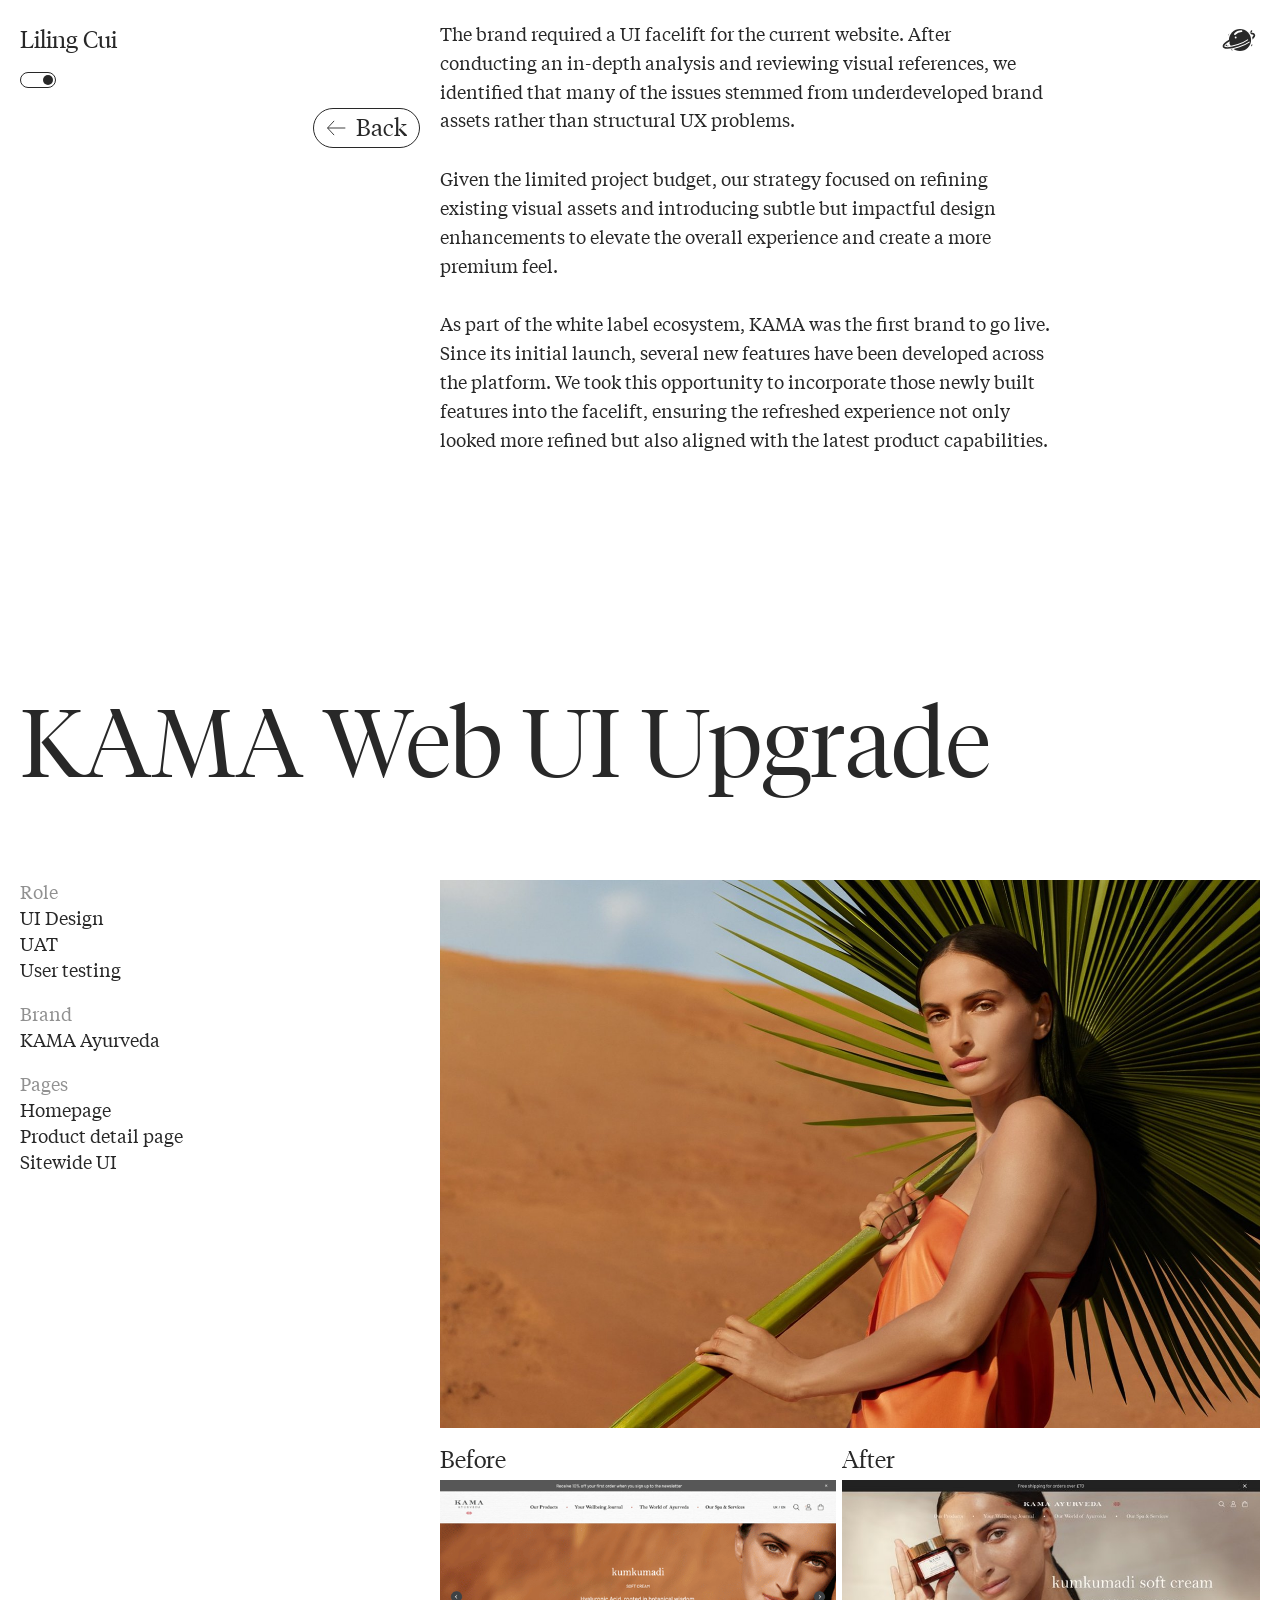
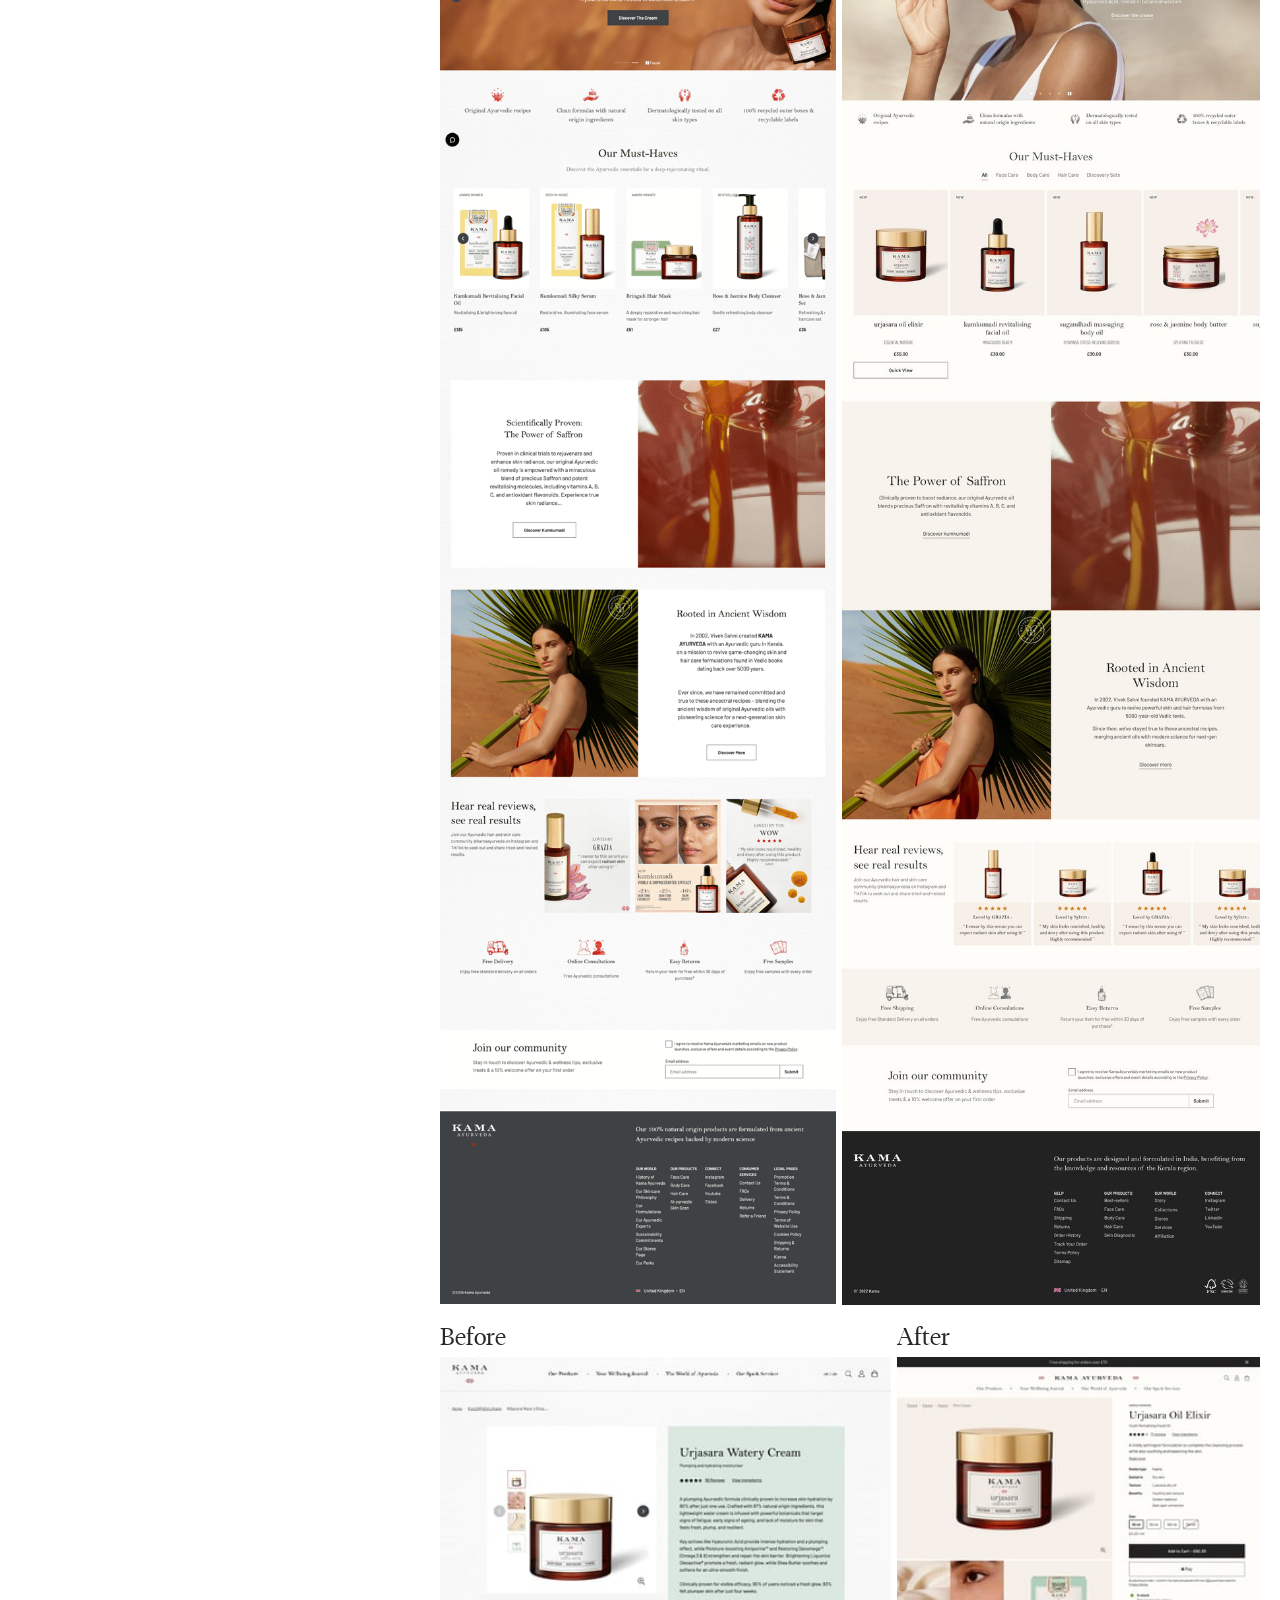
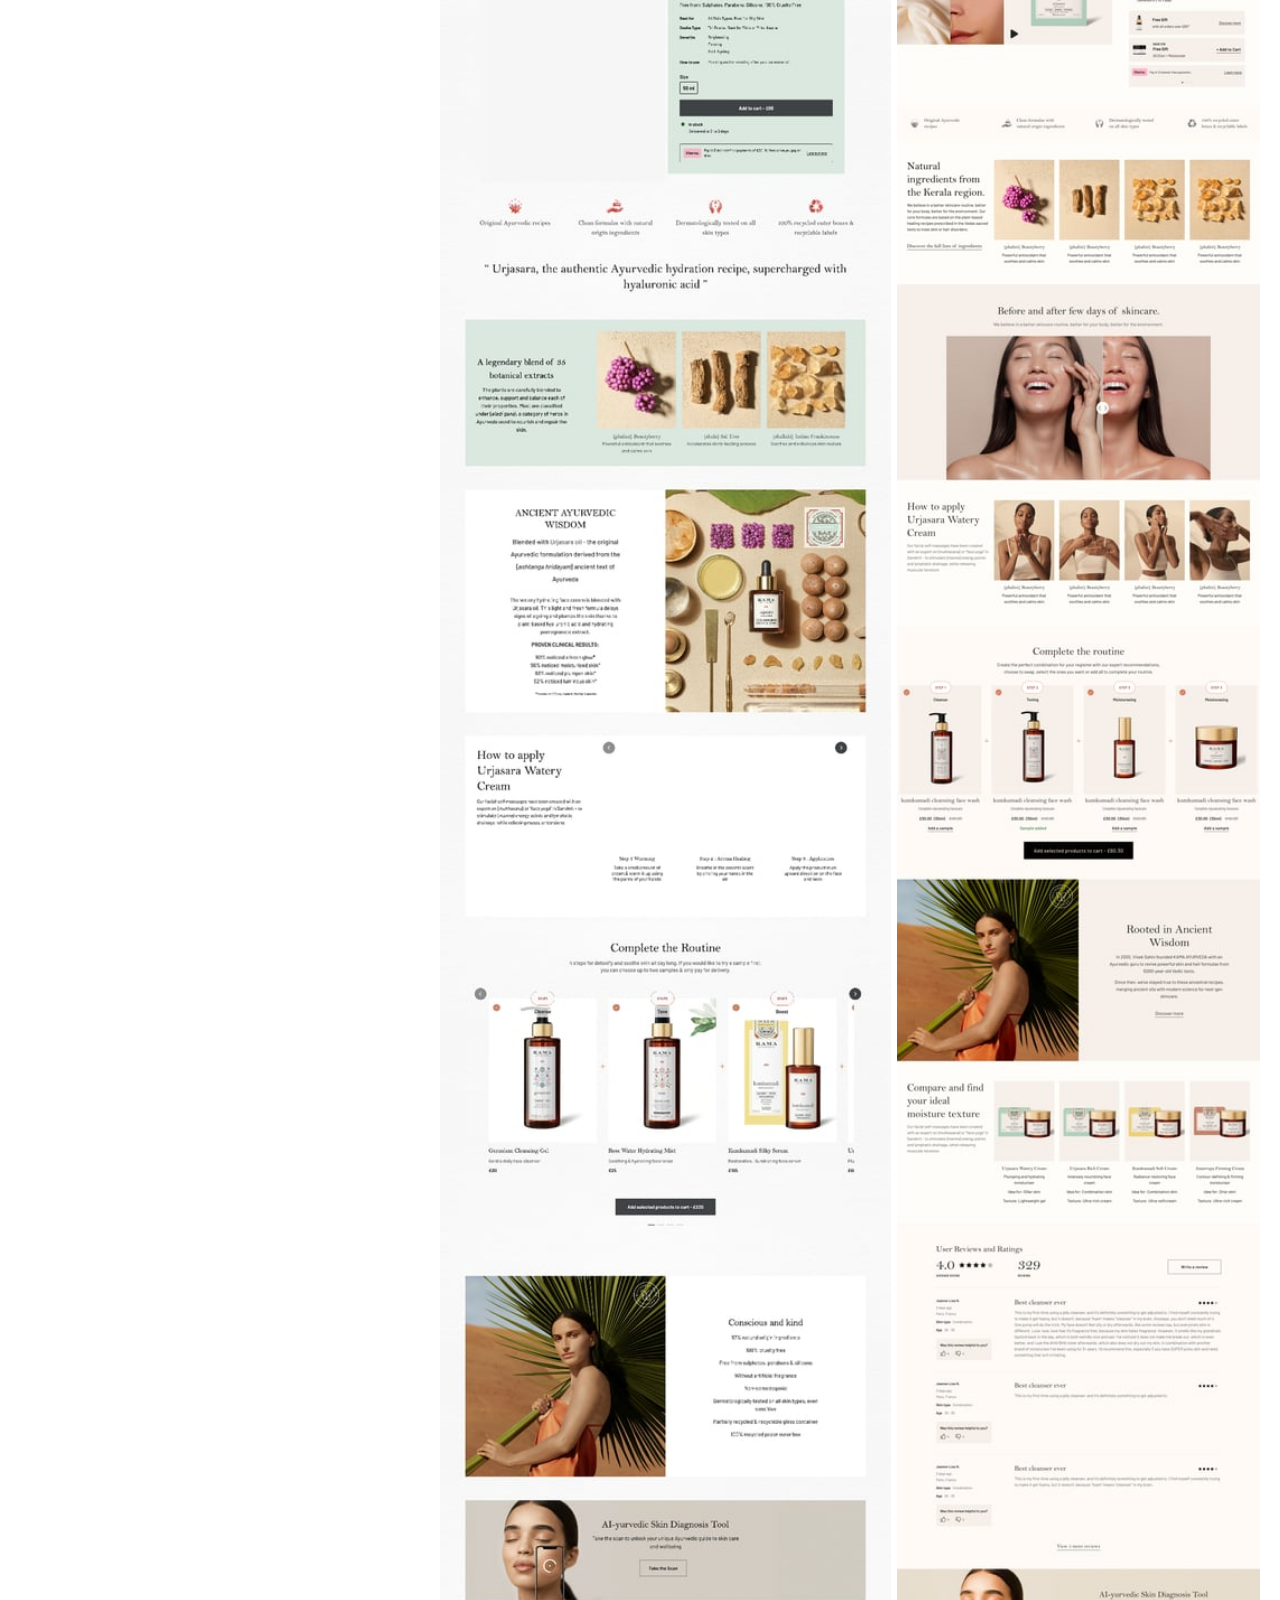
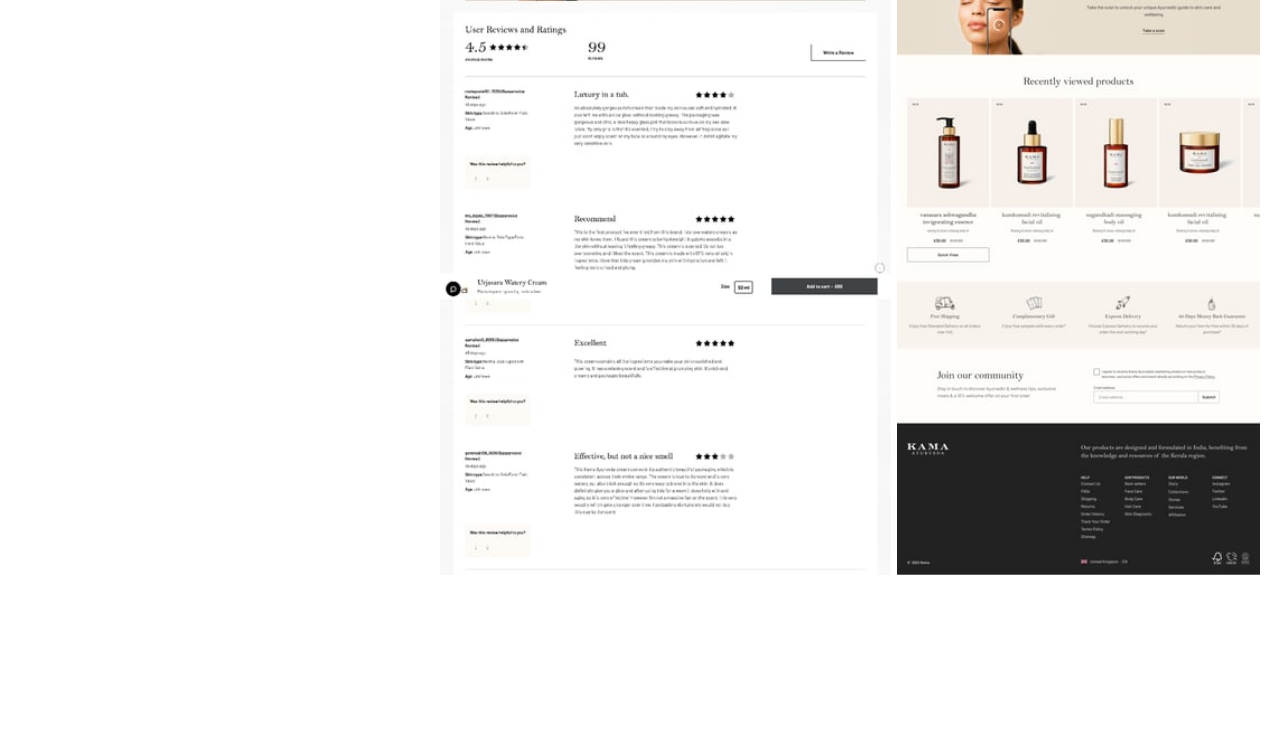
<file: kama-web-facelift.html>
<!DOCTYPE html>
<html lang="en">
<head>
<meta charset="utf-8">
<meta name="viewport" content="width=device-width, initial-scale=1">
<title>KAMA Web UI Upgrade — Liling Cui</title>
<meta name="description" content="The brand required a UI facelift for the current website. After conducting an in-depth analysis and reviewing visual references, we identified that many of the issues stemmed from ">
<link rel="preload" href="assets/fonts/TiemposFine-Light.woff2" as="font" type="font/woff2" crossorigin>
<link rel="preload" href="assets/fonts/TiemposText-Regular.woff2" as="font" type="font/woff2" crossorigin>
<link rel="stylesheet" href="assets/css/style.css?v=d9b8185d">
<script>
  // mark that scripting is on, and set the theme before first paint
  (function () {
    document.documentElement.classList.add('js');
    try {
      var s = localStorage.getItem('theme');
      var d = s ? s === 'dark'
                : window.matchMedia('(prefers-color-scheme: dark)').matches;
      if (d) document.documentElement.classList.add('dark-theme');
    } catch (e) {}
  })();
</script>
</head>
<body class="project-page">
    <header class="menu">
      <div class="menu-about">
        <a href="index.html">Liling Cui</a>
        <button class="theme-toggle" aria-label="Toggle dark mode">
          <span class="toggle"></span>
        </button>
      </div>
      <div class="btn">
        <a href="index.html" class="back-btn back"><svg viewBox="0 0 21 18"><path d="M8.38 1 1 9m0 0 7.38 8M1 9h20"/></svg><span>Back</span></a>
        <a href="#" class="back-btn top"><svg viewBox="0 0 21 18"><path d="M8.38 1 1 9m0 0 7.38 8M1 9h20"/></svg><span>Top</span></a>
      </div>
      <div class="menu-contact">
        <a href="https://lilingcui.com">
          <span class="btn-label">Creative work</span>
          <svg viewBox="0 0 40 40" aria-hidden="true"><ellipse class="planet-ink" cx="32.6" cy="10.4" rx="0.85" ry="1.4" transform="rotate(28 32.6 10.4)"/><ellipse class="planet-ink" cx="8.0" cy="14.2" rx="0.78" ry="1.28" transform="rotate(22 8.0 14.2)"/><ellipse class="planet-ink" cx="11.0" cy="30.4" rx="0.78" ry="1.28" transform="rotate(-26 11.0 30.4)"/><ellipse class="planet-ink" cx="32.8" cy="25.8" rx="0.8" ry="1.32" transform="rotate(26 32.8 25.8)"/><path class="planet-ring" d="M35.88 14.22A16.9 4.8 -20.0 1 1 4.12 25.78A16.9 4.8 -20.0 1 1 35.88 14.22Z"/><circle class="planet-bg-stroke" cx="20" cy="20" r="12.3" stroke-width="3.2"/><circle class="planet-ink" cx="20" cy="20" r="12.3"/><path class="planet-bg-stroke" stroke-width="4" d="M29.81 20.76A16.9 4.8 -20.0 1 1 7.79 20.77"/><path class="planet-ring" d="M29.81 20.76A16.9 4.8 -20.0 1 1 7.79 20.77"/><path class="planet-bg" d="M13.6 12.9a11 11 0 0 1 8.0-3.6 0.95 0.95 0 0 1 0.05 1.9 9.1 9.1 0 0 0-6.6 3.0 0.95 0.95 0 0 1-1.45-1.3z"/><circle class="planet-bg" cx="15.2" cy="17.2" r="1.05"/></svg>
        </a>
      </div>
    </header>

    <main class="project">
      <div class="text resume">
        <div class="text-content">
          <p>The brand required a UI facelift for the current website. After conducting an in-depth analysis and reviewing visual references, we identified that many of the issues stemmed from underdeveloped brand assets rather than structural UX problems.</p>
          <p>Given the limited project budget, our strategy focused on refining existing visual assets and introducing subtle but impactful design enhancements to elevate the overall experience and create a more premium feel.</p>
          <p>As part of the white label ecosystem, KAMA was the first brand to go live. Since its initial launch, several new features have been developed across the platform. We took this opportunity to incorporate those newly built features into the facelift, ensuring the refreshed experience not only looked more refined but also aligned with the latest product capabilities.</p>
        </div>
      </div>

      <h1 data-aos="fade-up">
        <span class="title name" data-title="KAMA Web UI Upgrade">KAMA Web UI Upgrade</span>
      </h1>

      <div class="content">
      <aside class="sidebar" data-aos="fade-up">
        <h2>Role</h2>
        <ul>
          <li>UI Design</li>
          <li>UAT</li>
          <li>User testing</li>
        </ul>
        <h2>Brand</h2>
        <ul>
          <li>KAMA Ayurveda</li>
        </ul>
        <h2>Pages</h2>
        <ul>
          <li>Homepage</li>
          <li>Product detail page</li>
          <li>Sitewide UI</li>
        </ul>
      </aside>
        <figure data-aos="fade-up"><img src="assets/img/kama-web-facelift/kama-ui-facelift-liling-cui-4-rtZ8Hci6x7pXOTP9.jpg" alt="" loading="lazy" decoding="async"></figure>
        <div class="group" data-aos="fade-up" style="gap:6px">
          <figure style="flex-grow:48.6960"><figcaption>Before</figcaption><img src="assets/img/kama-web-facelift/kama-ui-facelift-liling-cui-I76nWCgi3FYsMXOC.png" alt="" loading="lazy" decoding="async"></figure>
          <figure style="flex-grow:51.3040"><figcaption>After</figcaption><img src="assets/img/kama-web-facelift/new-homepage-mcppovxqlezlh3wb-vpd3KZUQrQvdVFqe.jpg" alt="" loading="lazy" decoding="async"></figure>
        </div>
        <div class="group" data-aos="fade-up" style="gap:6px">
          <figure style="flex-grow:55.4367"><figcaption>Before</figcaption><img src="assets/img/kama-web-facelift/kama-ui-facelift-liling-cui-3-3BPplkBaA4njUxh7.jpg" alt="" loading="lazy" decoding="async"></figure>
          <figure style="flex-grow:44.5633"><figcaption>After</figcaption><img src="assets/img/kama-web-facelift/kama-ui-facelift-liling-cui-9-zvFmDlfq4KMwpVlR.jpg" alt="" loading="lazy" decoding="async"></figure>
        </div>
        <div class="spacer"></div>
      </div>
    </main>

<script src="assets/js/app.js?v=c21b3949"></script>
</body>
</html>
</file>
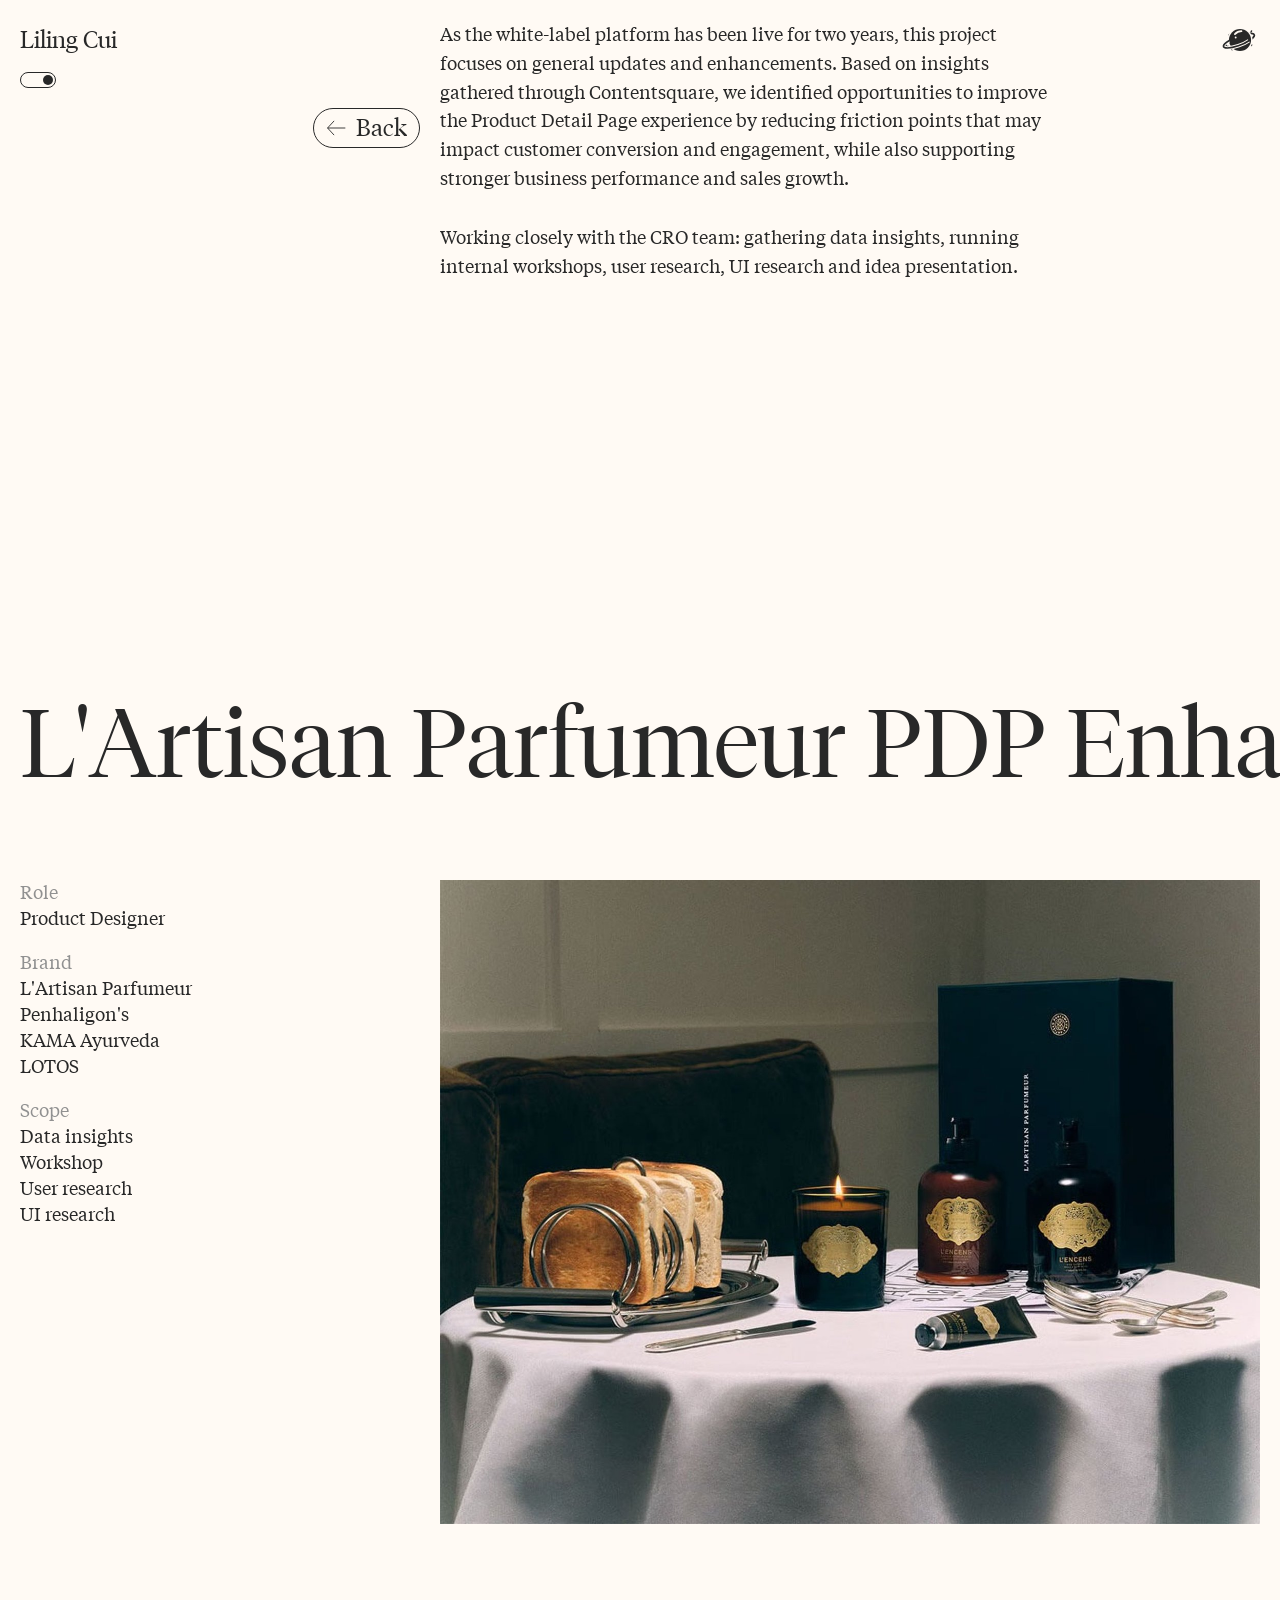
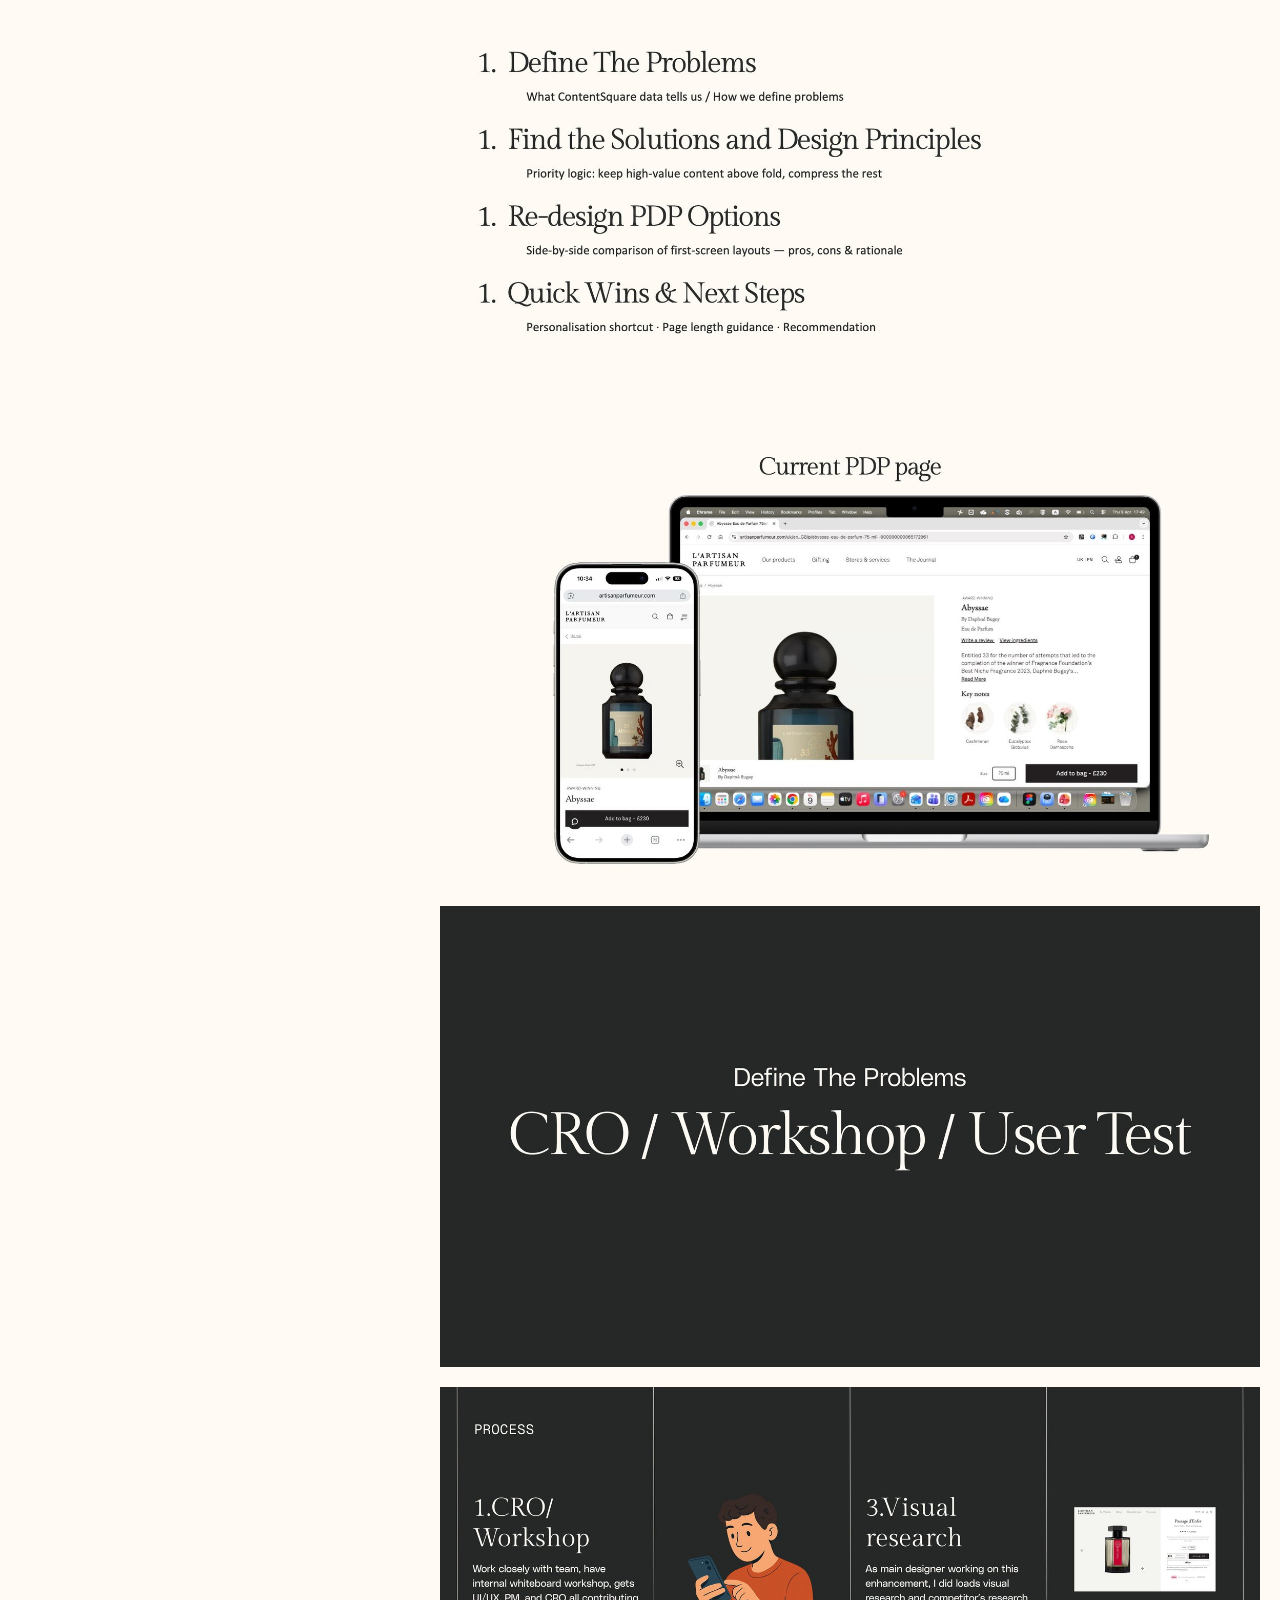
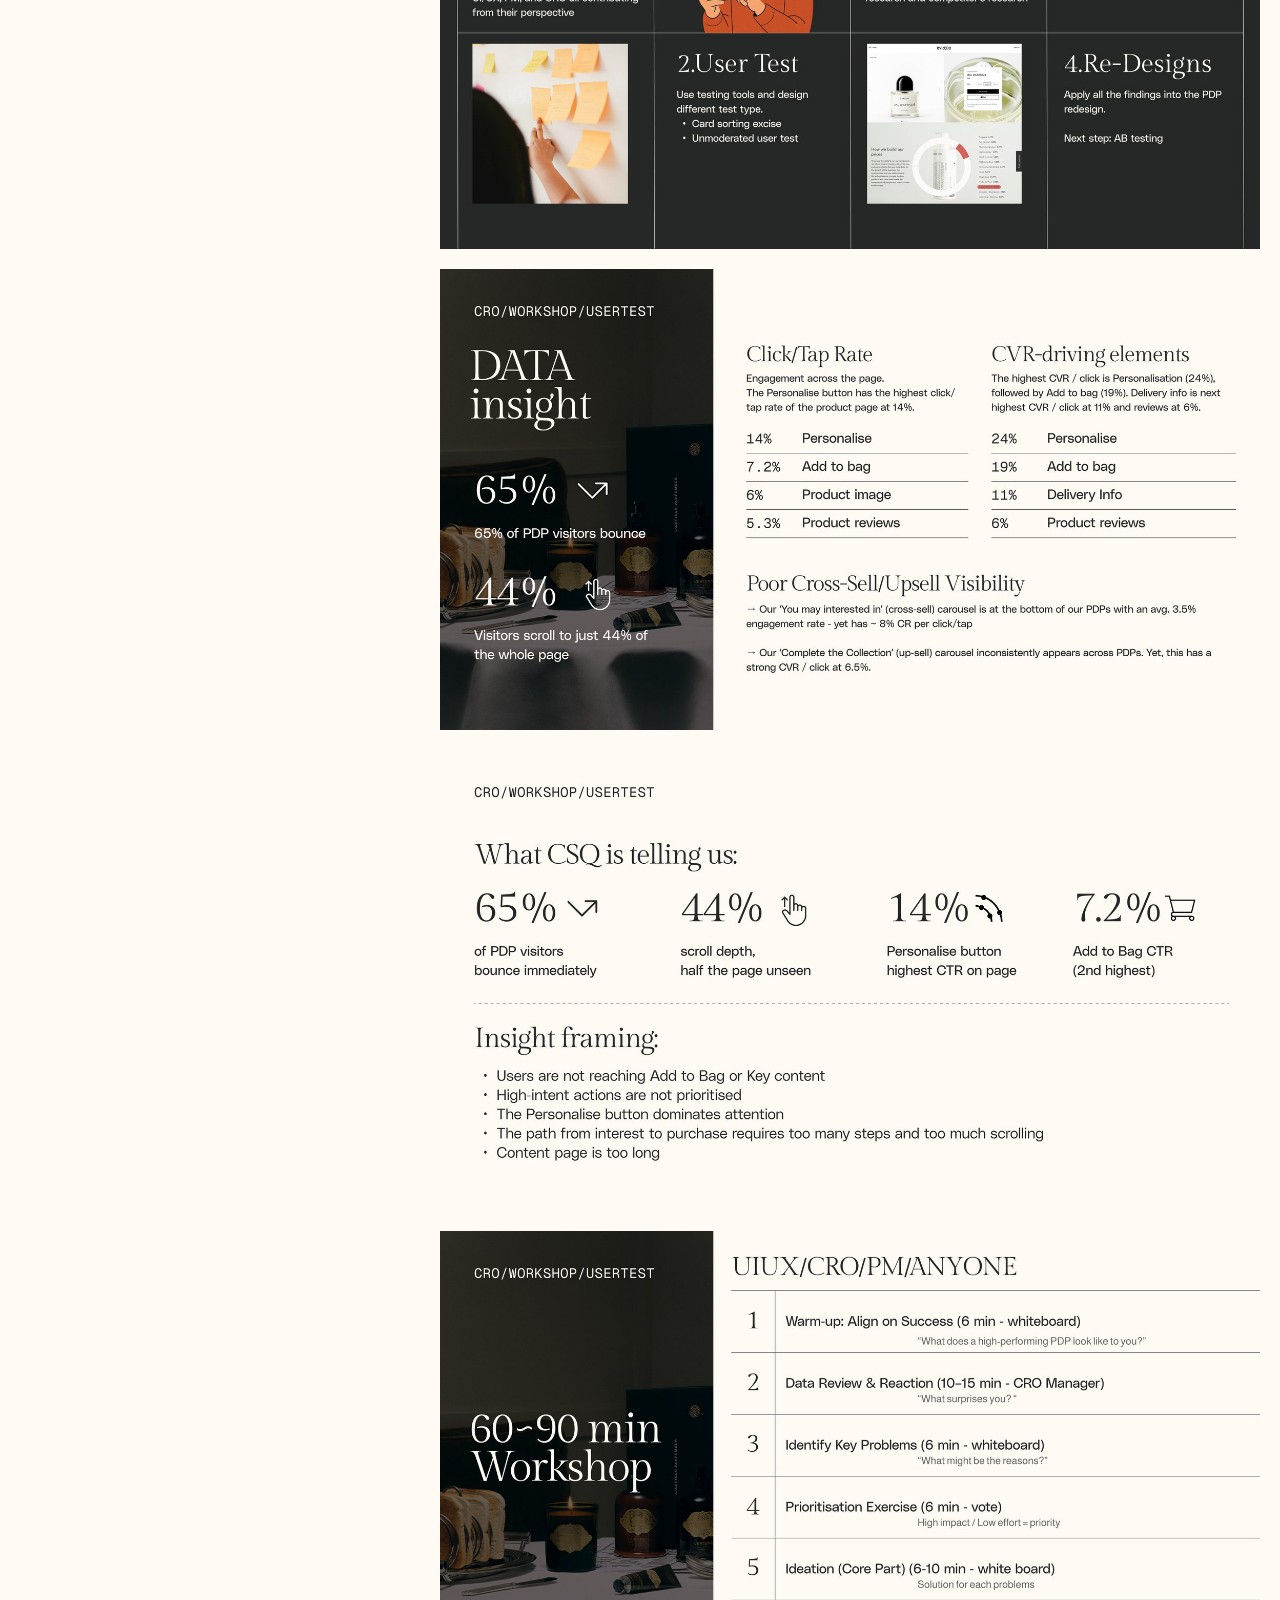
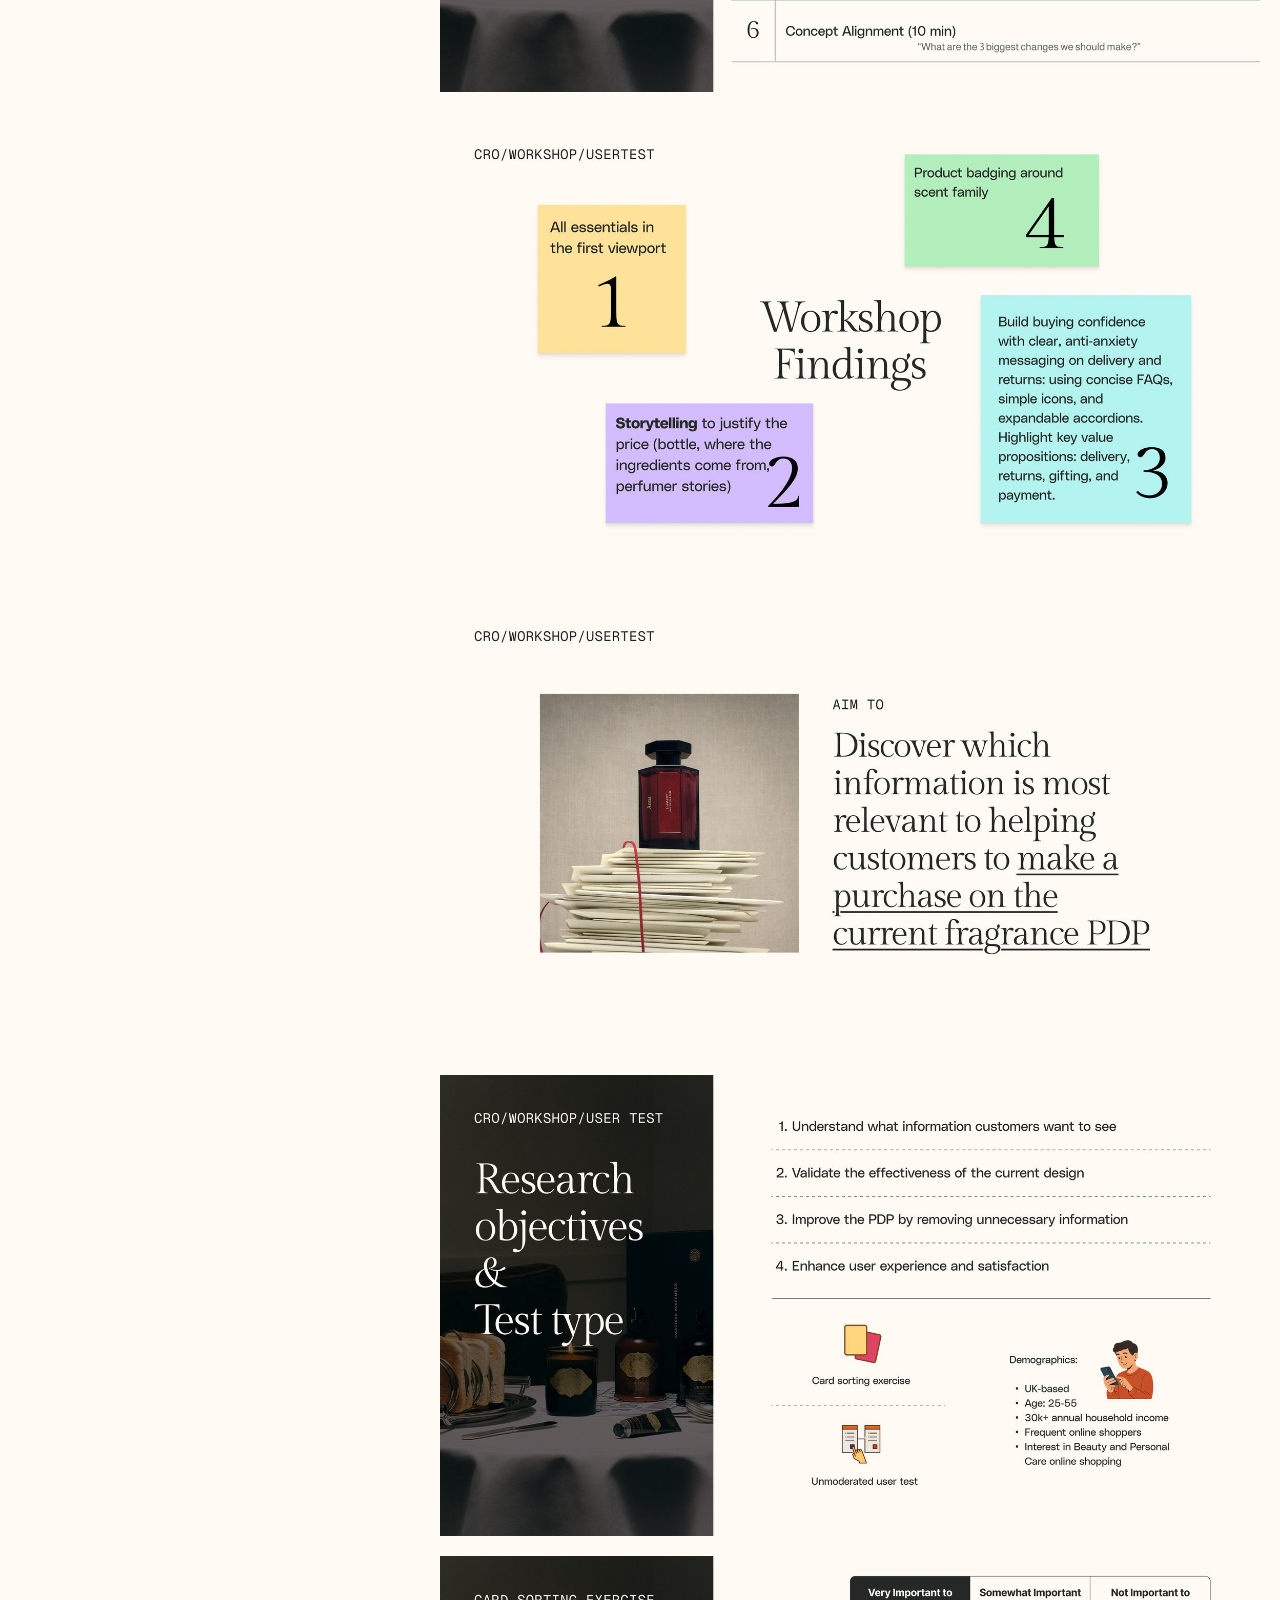
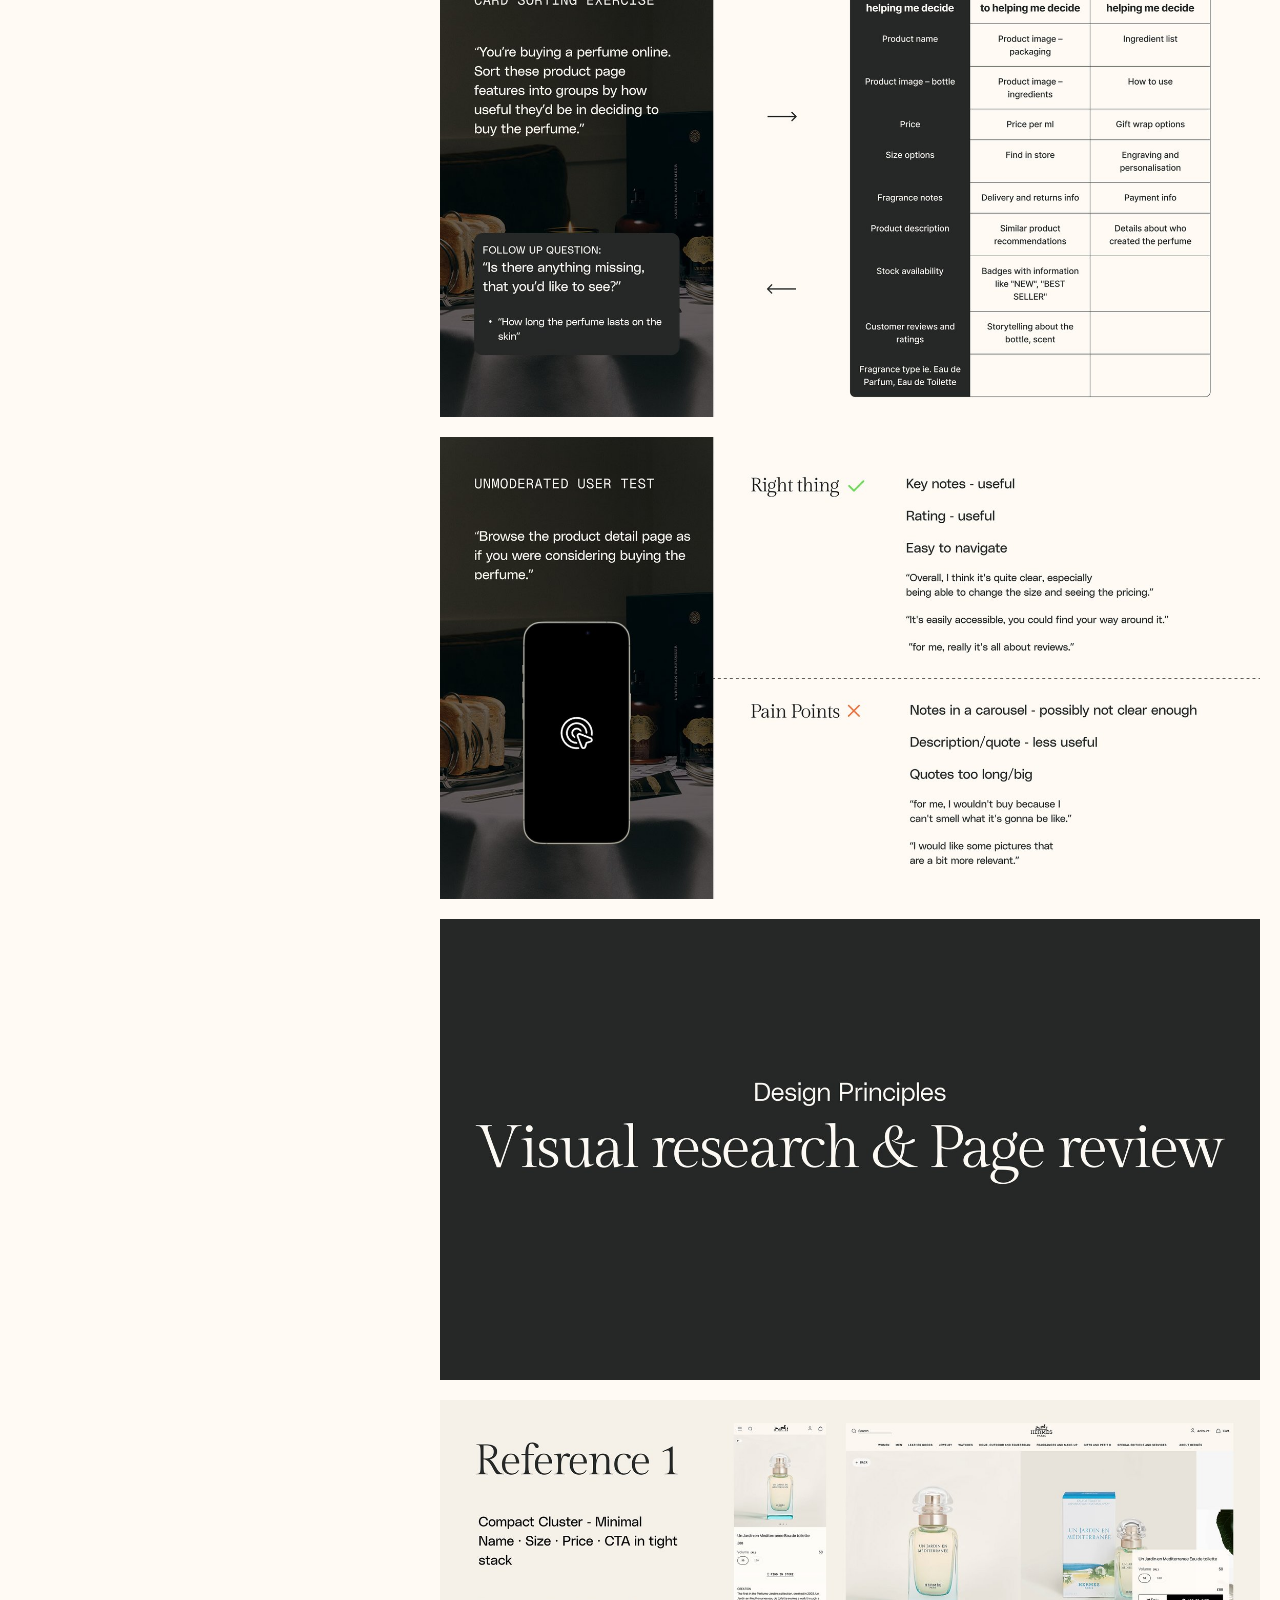
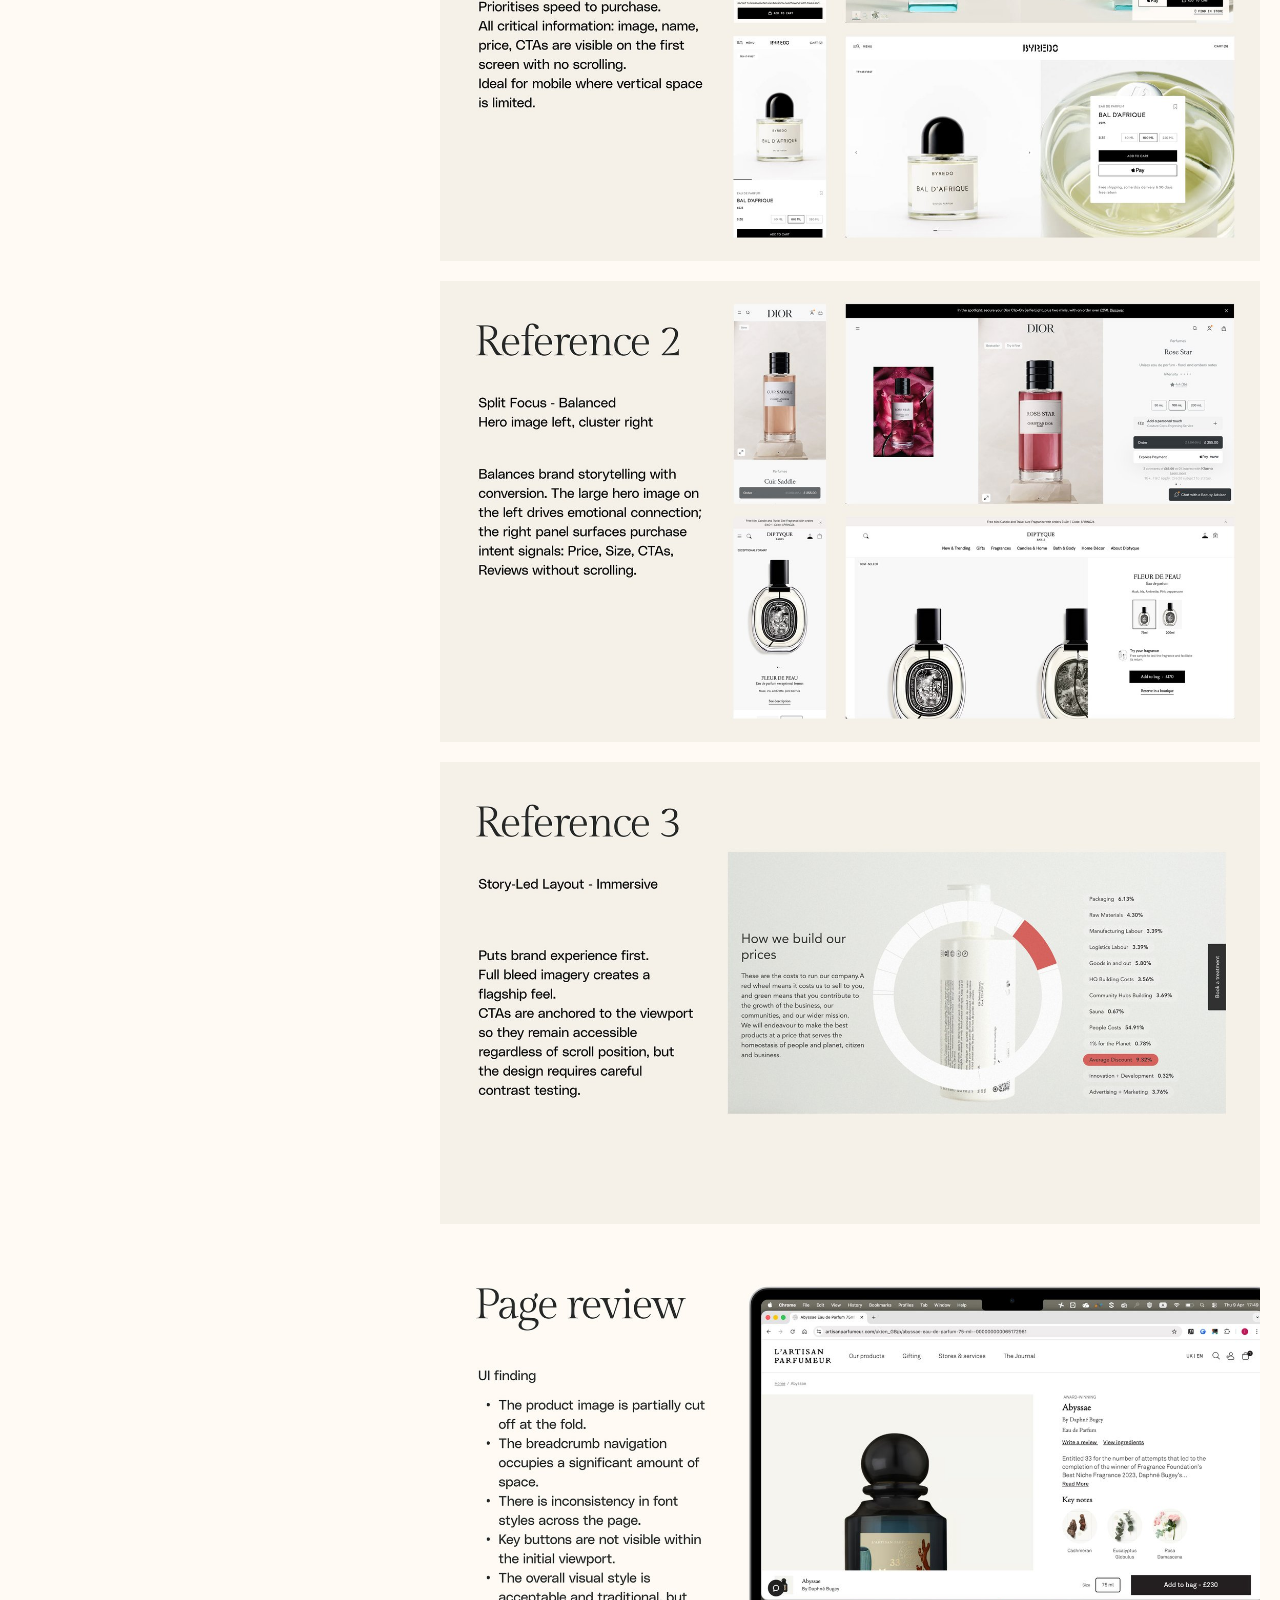
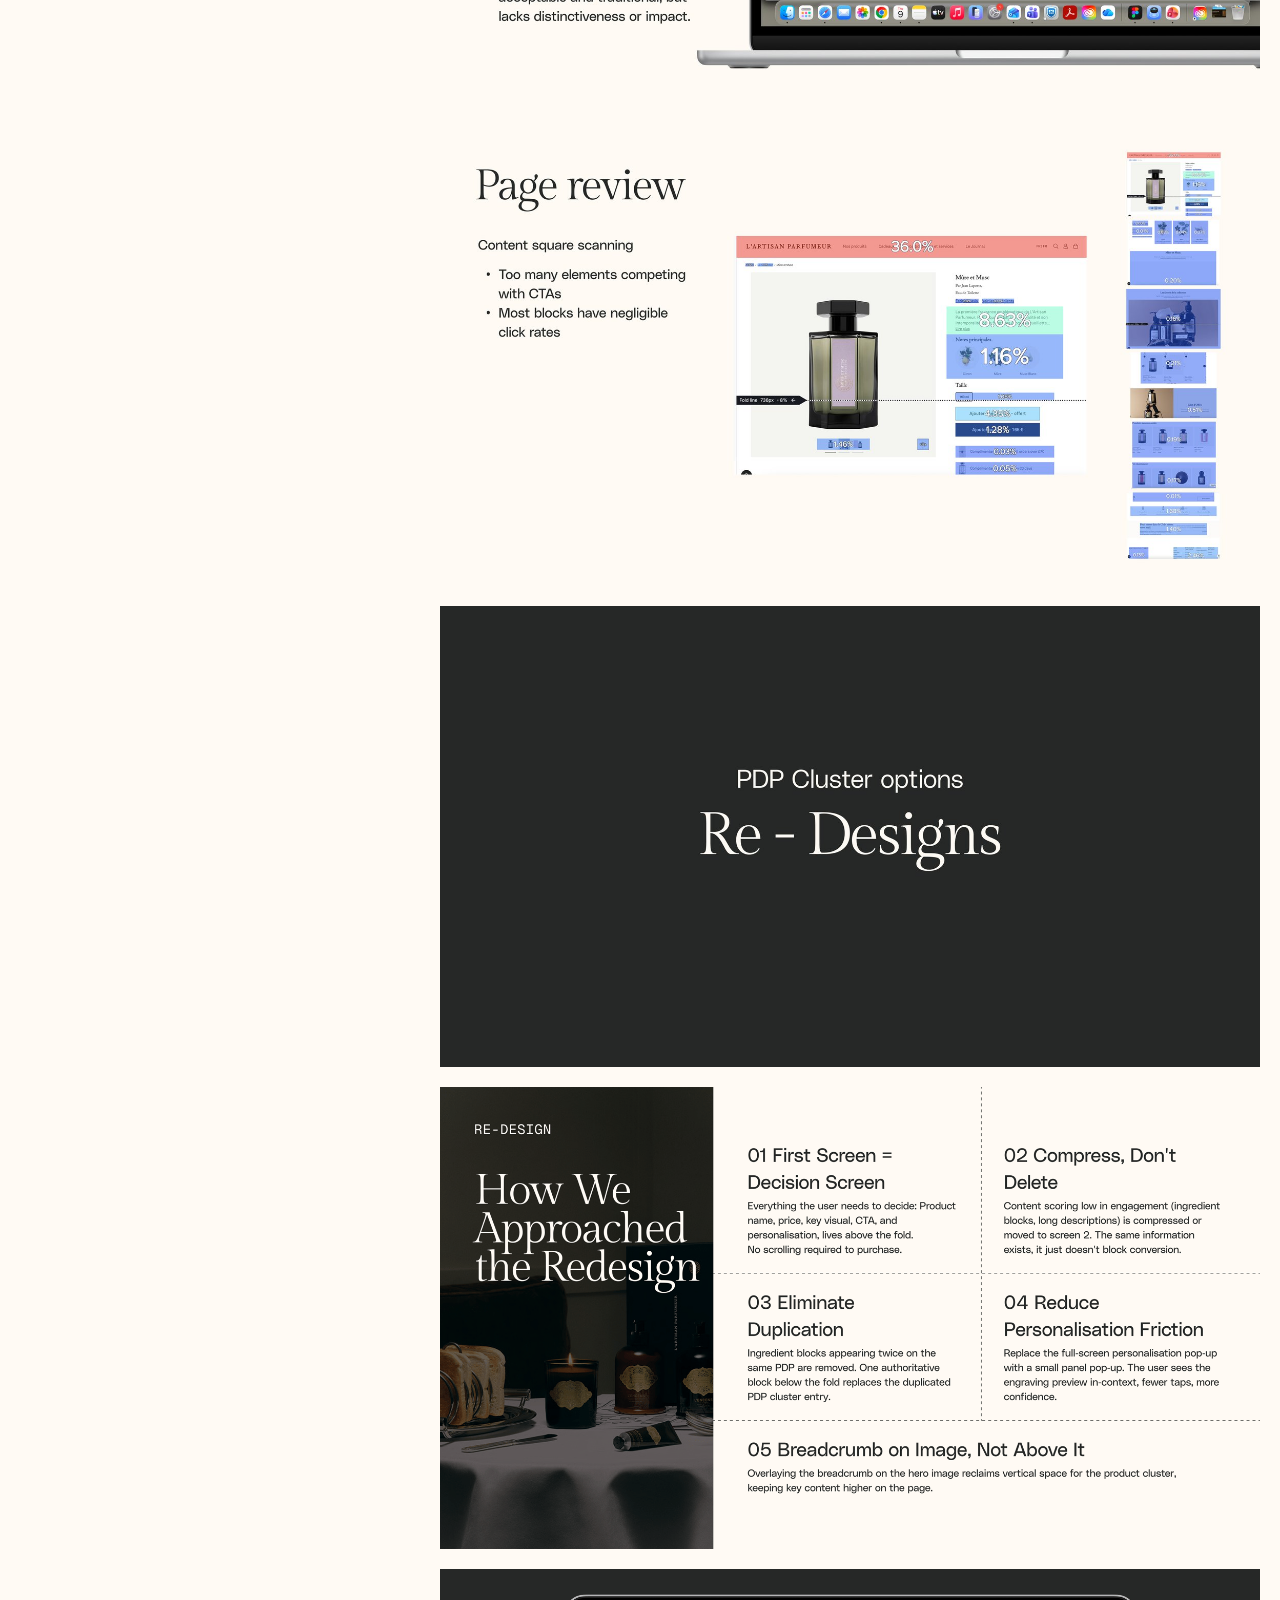
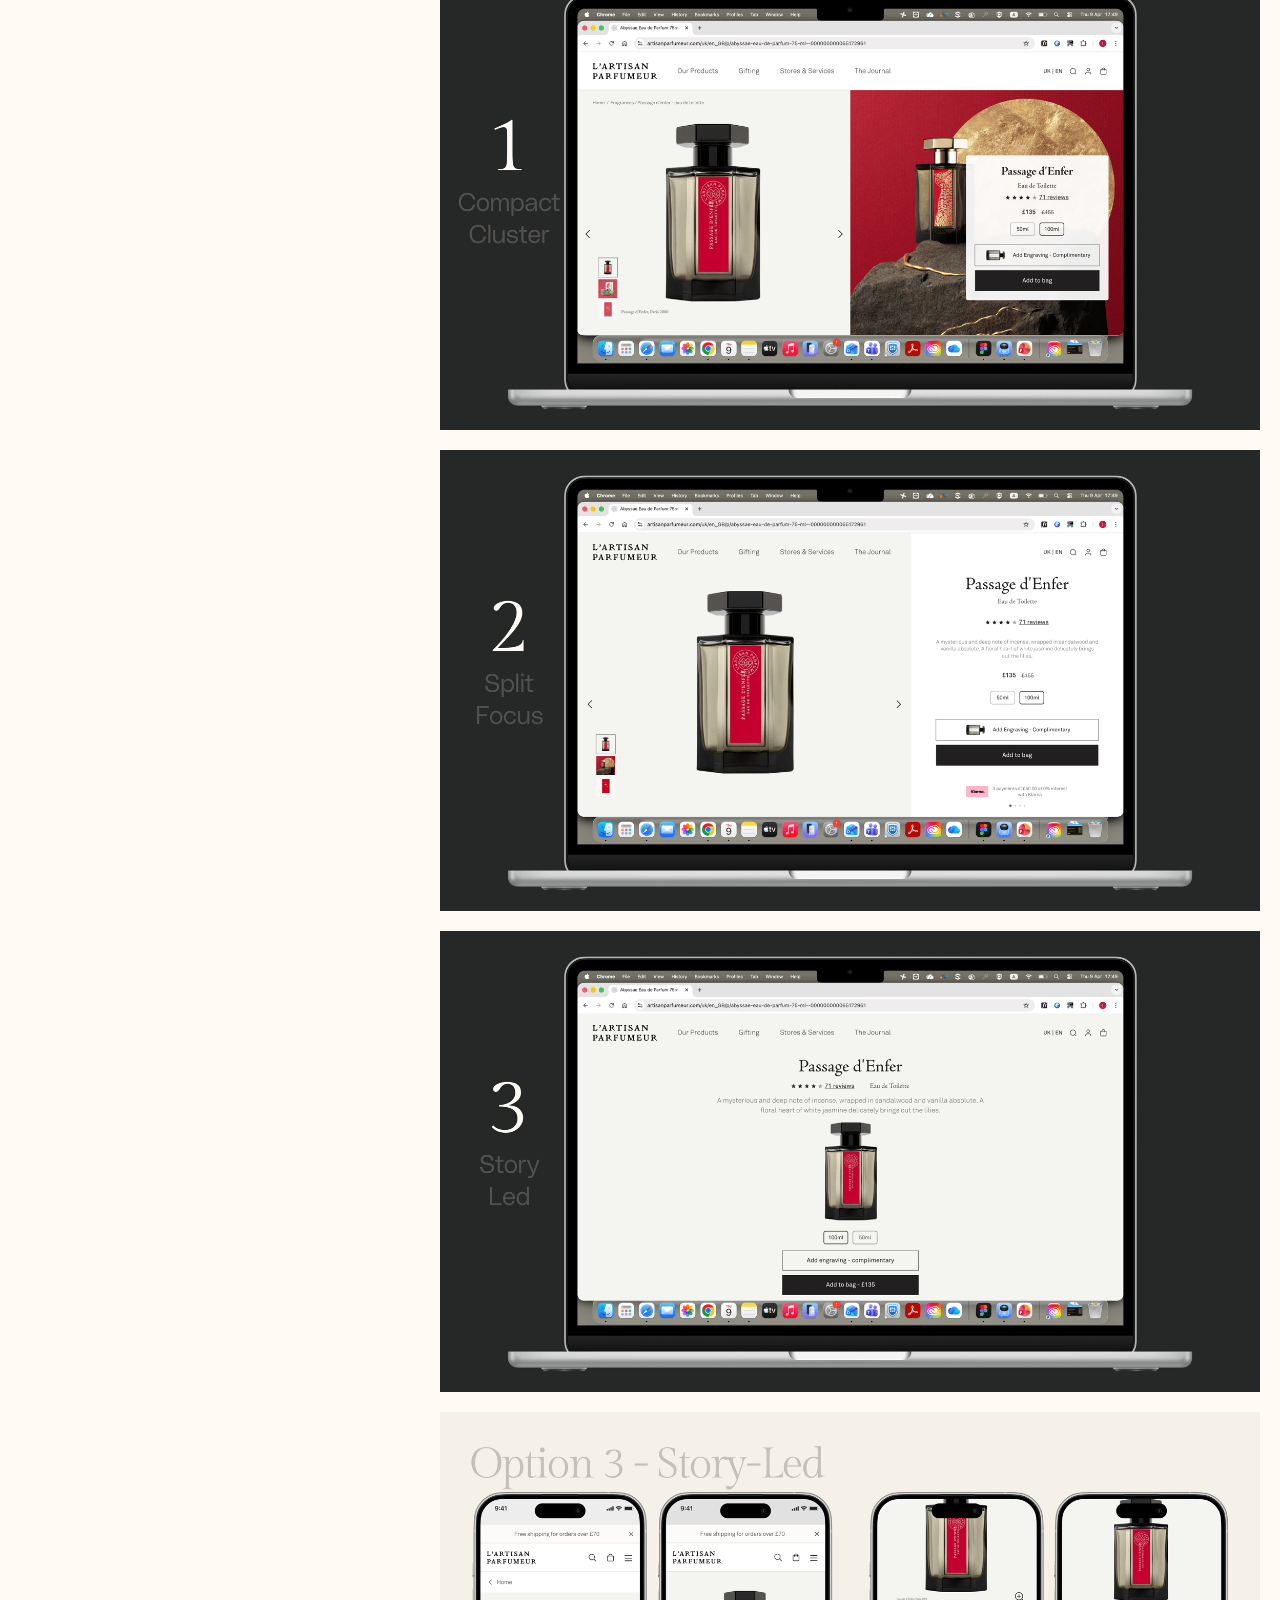
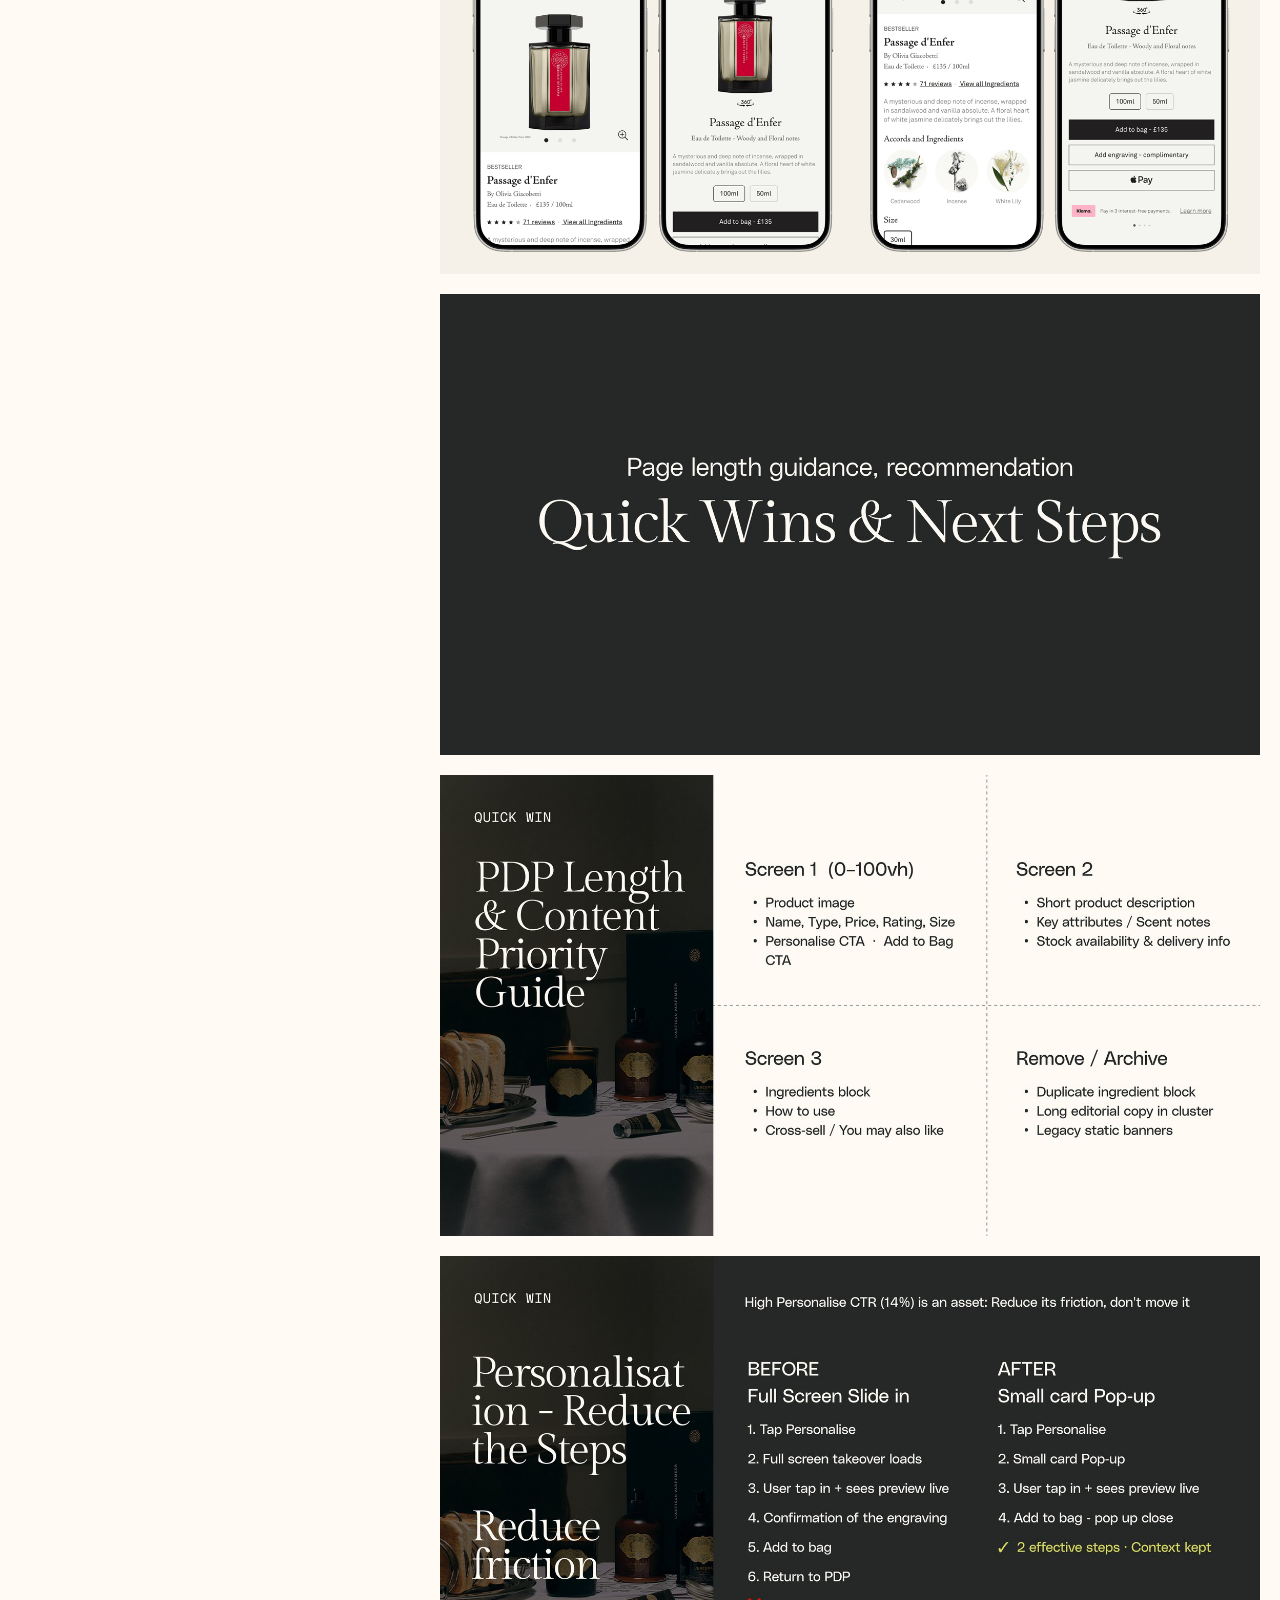
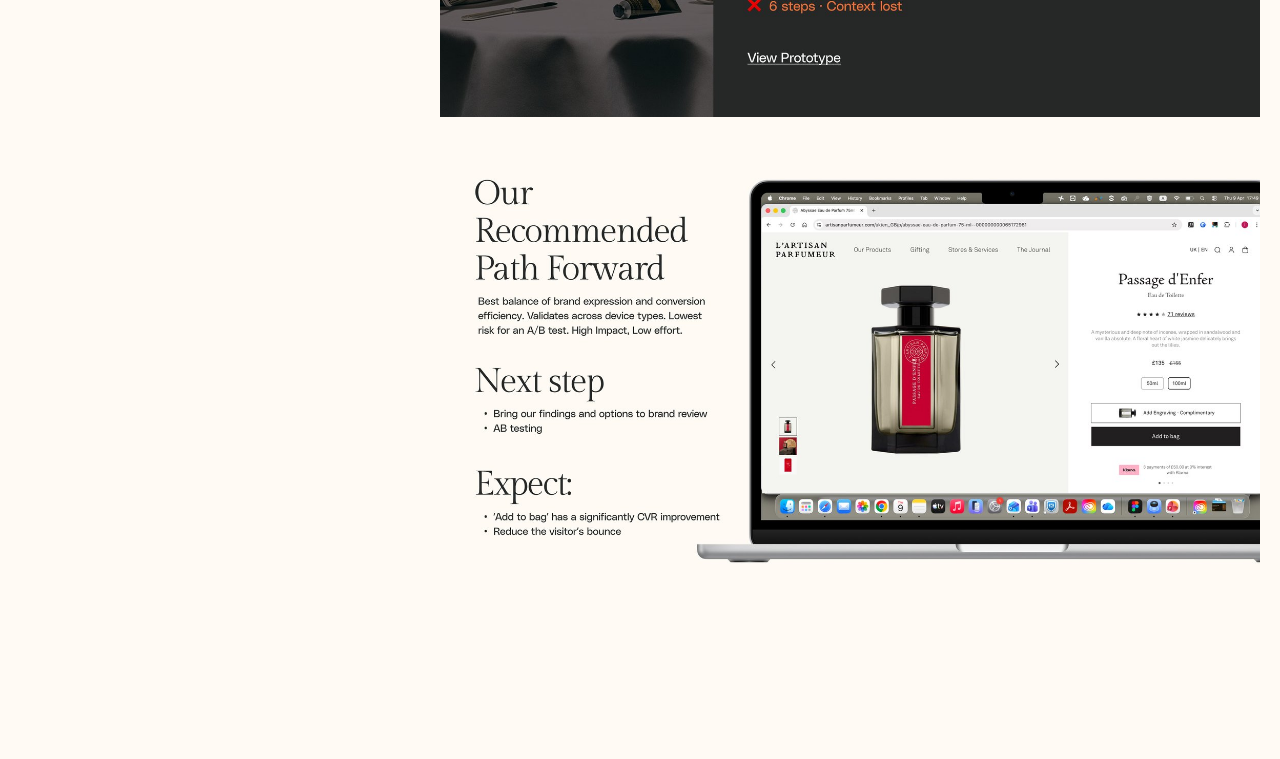
<file: lartisan-parfumeur-pdp-enhancement.html>
<!DOCTYPE html>
<html lang="en">
<head>
<meta charset="utf-8">
<meta name="viewport" content="width=device-width, initial-scale=1">
<title>L&#x27;Artisan Parfumeur PDP Enhancement — Liling Cui</title>
<meta name="description" content="As the white-label platform has been live for two years, this project focuses on general updates and enhancements. Based on insights gathered through Contentsquare, we identified o">
<link rel="preload" href="assets/fonts/TiemposFine-Light.woff2" as="font" type="font/woff2" crossorigin>
<link rel="preload" href="assets/fonts/TiemposText-Regular.woff2" as="font" type="font/woff2" crossorigin>
<link rel="stylesheet" href="assets/css/style.css?v=d9b8185d">
<style>:root { --bg: 255 250 244; }</style>
<script>
  // mark that scripting is on, and set the theme before first paint
  (function () {
    document.documentElement.classList.add('js');
    try {
      var s = localStorage.getItem('theme');
      var d = s ? s === 'dark'
                : window.matchMedia('(prefers-color-scheme: dark)').matches;
      if (d) document.documentElement.classList.add('dark-theme');
    } catch (e) {}
  })();
</script>
</head>
<body class="project-page">
    <header class="menu">
      <div class="menu-about">
        <a href="index.html">Liling Cui</a>
        <button class="theme-toggle" aria-label="Toggle dark mode">
          <span class="toggle"></span>
        </button>
      </div>
      <div class="btn">
        <a href="index.html" class="back-btn back"><svg viewBox="0 0 21 18"><path d="M8.38 1 1 9m0 0 7.38 8M1 9h20"/></svg><span>Back</span></a>
        <a href="#" class="back-btn top"><svg viewBox="0 0 21 18"><path d="M8.38 1 1 9m0 0 7.38 8M1 9h20"/></svg><span>Top</span></a>
      </div>
      <div class="menu-contact">
        <a href="https://lilingcui.com">
          <span class="btn-label">Creative work</span>
          <svg viewBox="0 0 40 40" aria-hidden="true"><ellipse class="planet-ink" cx="32.6" cy="10.4" rx="0.85" ry="1.4" transform="rotate(28 32.6 10.4)"/><ellipse class="planet-ink" cx="8.0" cy="14.2" rx="0.78" ry="1.28" transform="rotate(22 8.0 14.2)"/><ellipse class="planet-ink" cx="11.0" cy="30.4" rx="0.78" ry="1.28" transform="rotate(-26 11.0 30.4)"/><ellipse class="planet-ink" cx="32.8" cy="25.8" rx="0.8" ry="1.32" transform="rotate(26 32.8 25.8)"/><path class="planet-ring" d="M35.88 14.22A16.9 4.8 -20.0 1 1 4.12 25.78A16.9 4.8 -20.0 1 1 35.88 14.22Z"/><circle class="planet-bg-stroke" cx="20" cy="20" r="12.3" stroke-width="3.2"/><circle class="planet-ink" cx="20" cy="20" r="12.3"/><path class="planet-bg-stroke" stroke-width="4" d="M29.81 20.76A16.9 4.8 -20.0 1 1 7.79 20.77"/><path class="planet-ring" d="M29.81 20.76A16.9 4.8 -20.0 1 1 7.79 20.77"/><path class="planet-bg" d="M13.6 12.9a11 11 0 0 1 8.0-3.6 0.95 0.95 0 0 1 0.05 1.9 9.1 9.1 0 0 0-6.6 3.0 0.95 0.95 0 0 1-1.45-1.3z"/><circle class="planet-bg" cx="15.2" cy="17.2" r="1.05"/></svg>
        </a>
      </div>
    </header>

    <main class="project">
      <div class="text resume">
        <div class="text-content">
          <p>As the white-label platform has been live for two years, this project focuses on general updates and enhancements. Based on insights gathered through Contentsquare, we identified opportunities to improve the Product Detail Page experience by reducing friction points that may impact customer conversion and engagement, while also supporting stronger business performance and sales growth.</p>
          <p>Working closely with the CRO team: gathering data insights, running internal workshops, user research, UI research and idea presentation.</p>
        </div>
      </div>

      <h1 data-aos="fade-up">
        <span class="title name" data-title="L&#x27;Artisan Parfumeur PDP Enhancement">L&#x27;Artisan Parfumeur PDP Enhancement</span>
      </h1>

      <div class="content">
      <aside class="sidebar" data-aos="fade-up">
        <h2>Role</h2>
        <ul>
          <li>Product Designer</li>
        </ul>
        <h2>Brand</h2>
        <ul>
          <li>L&#x27;Artisan Parfumeur</li>
          <li>Penhaligon&#x27;s</li>
          <li>KAMA Ayurveda</li>
          <li>LOTOS</li>
        </ul>
        <h2>Scope</h2>
        <ul>
          <li>Data insights</li>
          <li>Workshop</li>
          <li>User research</li>
          <li>UI research</li>
        </ul>
      </aside>
        <figure data-aos="fade-up"><img src="assets/img/lartisan-parfumeur-pdp-enhancement/lap-web-liling-cui-17-X3ygT0p3Sdrjw9zC.jpg" alt="" loading="lazy" decoding="async"></figure>
        <figure data-aos="fade-up"><img src="assets/img/lartisan-parfumeur-pdp-enhancement/slide3-kggydka3Qfcg9Qb8.jpeg" alt="" loading="lazy" decoding="async"></figure>
        <figure data-aos="fade-up"><img src="assets/img/lartisan-parfumeur-pdp-enhancement/slide2-ByM7bEStCkscZvWE.jpeg" alt="" loading="lazy" decoding="async"></figure>
        <figure data-aos="fade-up"><img src="assets/img/lartisan-parfumeur-pdp-enhancement/4-46mKUYEkcytfSfrp.jpg" alt="" loading="lazy" decoding="async"></figure>
        <figure data-aos="fade-up"><img src="assets/img/lartisan-parfumeur-pdp-enhancement/5-3wz9accOdca8mtbx.jpg" alt="" loading="lazy" decoding="async"></figure>
        <figure data-aos="fade-up"><img src="assets/img/lartisan-parfumeur-pdp-enhancement/6-ZQUop3BTw5cAlP7G.jpg" alt="" loading="lazy" decoding="async"></figure>
        <figure data-aos="fade-up"><img src="assets/img/lartisan-parfumeur-pdp-enhancement/7-x4Dc56dV4cZ5k0q9.jpg" alt="" loading="lazy" decoding="async"></figure>
        <figure data-aos="fade-up"><img src="assets/img/lartisan-parfumeur-pdp-enhancement/8-jOOJZOI73xBBXxyw.jpg" alt="" loading="lazy" decoding="async"></figure>
        <figure data-aos="fade-up"><img src="assets/img/lartisan-parfumeur-pdp-enhancement/9-YTn4fM9vNZciXOic.jpg" alt="" loading="lazy" decoding="async"></figure>
        <figure data-aos="fade-up"><img src="assets/img/lartisan-parfumeur-pdp-enhancement/10-bdq8TlunZ8iRoBST.jpg" alt="" loading="lazy" decoding="async"></figure>
        <figure data-aos="fade-up"><img src="assets/img/lartisan-parfumeur-pdp-enhancement/11-KHc3X09NCs5btSG8.jpg" alt="" loading="lazy" decoding="async"></figure>
        <figure data-aos="fade-up"><img src="assets/img/lartisan-parfumeur-pdp-enhancement/12-vdAaUvkooZxWooK2.jpg" alt="" loading="lazy" decoding="async"></figure>
        <figure data-aos="fade-up"><img src="assets/img/lartisan-parfumeur-pdp-enhancement/13-QOHkYHIxxwM99Fau.jpg" alt="" loading="lazy" decoding="async"></figure>
        <figure data-aos="fade-up"><img src="assets/img/lartisan-parfumeur-pdp-enhancement/14-Qm9Q7tcVy8R9a79H.jpg" alt="" loading="lazy" decoding="async"></figure>
        <figure data-aos="fade-up"><img src="assets/img/lartisan-parfumeur-pdp-enhancement/15-huzPYTFT8mBM8nmh.jpg" alt="" loading="lazy" decoding="async"></figure>
        <figure data-aos="fade-up"><img src="assets/img/lartisan-parfumeur-pdp-enhancement/16-v6T8WS6OhD416Kkk.jpg" alt="" loading="lazy" decoding="async"></figure>
        <figure data-aos="fade-up"><img src="assets/img/lartisan-parfumeur-pdp-enhancement/17-ajZ79HLm5p8s6bip.jpg" alt="" loading="lazy" decoding="async"></figure>
        <figure data-aos="fade-up"><img src="assets/img/lartisan-parfumeur-pdp-enhancement/18-dAb7wKyjSjD4uQZo.jpg" alt="" loading="lazy" decoding="async"></figure>
        <figure data-aos="fade-up"><img src="assets/img/lartisan-parfumeur-pdp-enhancement/19-nZFxF91Y2LqaRFM9.jpg" alt="" loading="lazy" decoding="async"></figure>
        <figure data-aos="fade-up"><img src="assets/img/lartisan-parfumeur-pdp-enhancement/20-ruLTvCRVyNbN6RDs.jpg" alt="" loading="lazy" decoding="async"></figure>
        <figure data-aos="fade-up"><img src="assets/img/lartisan-parfumeur-pdp-enhancement/21-9UCMEQZpJJqCmUXF.png" alt="" loading="lazy" decoding="async"></figure>
        <figure data-aos="fade-up"><img src="assets/img/lartisan-parfumeur-pdp-enhancement/22-HKVvr4WPI9hQG3JY.png" alt="" loading="lazy" decoding="async"></figure>
        <figure data-aos="fade-up"><img src="assets/img/lartisan-parfumeur-pdp-enhancement/25-S1MUvMlNpLkhzL8i.png" alt="" loading="lazy" decoding="async"></figure>
        <figure data-aos="fade-up"><img src="assets/img/lartisan-parfumeur-pdp-enhancement/30-qA8DI3rfzjsBOCUa.png" alt="" loading="lazy" decoding="async"></figure>
        <figure data-aos="fade-up"><img src="assets/img/lartisan-parfumeur-pdp-enhancement/33-0er1Cui6b4ebcJrQ.png" alt="" loading="lazy" decoding="async"></figure>
        <figure data-aos="fade-up"><img src="assets/img/lartisan-parfumeur-pdp-enhancement/34-WigV8m07tIarWfUx.jpg" alt="" loading="lazy" decoding="async"></figure>
        <figure data-aos="fade-up"><img src="assets/img/lartisan-parfumeur-pdp-enhancement/35-2DUyTWhOgQenNeax.jpg" alt="" loading="lazy" decoding="async"></figure>
        <figure data-aos="fade-up"><img src="assets/img/lartisan-parfumeur-pdp-enhancement/36-uEhWN3Khj8KwQovv.jpg" alt="" loading="lazy" decoding="async"></figure>
        <figure data-aos="fade-up"><img src="assets/img/lartisan-parfumeur-pdp-enhancement/37-cP4fvg3s56jhgedV.jpg" alt="" loading="lazy" decoding="async"></figure>
        <div class="spacer"></div>
      </div>
    </main>

<script src="assets/js/app.js?v=c21b3949"></script>
</body>
</html>
</file>
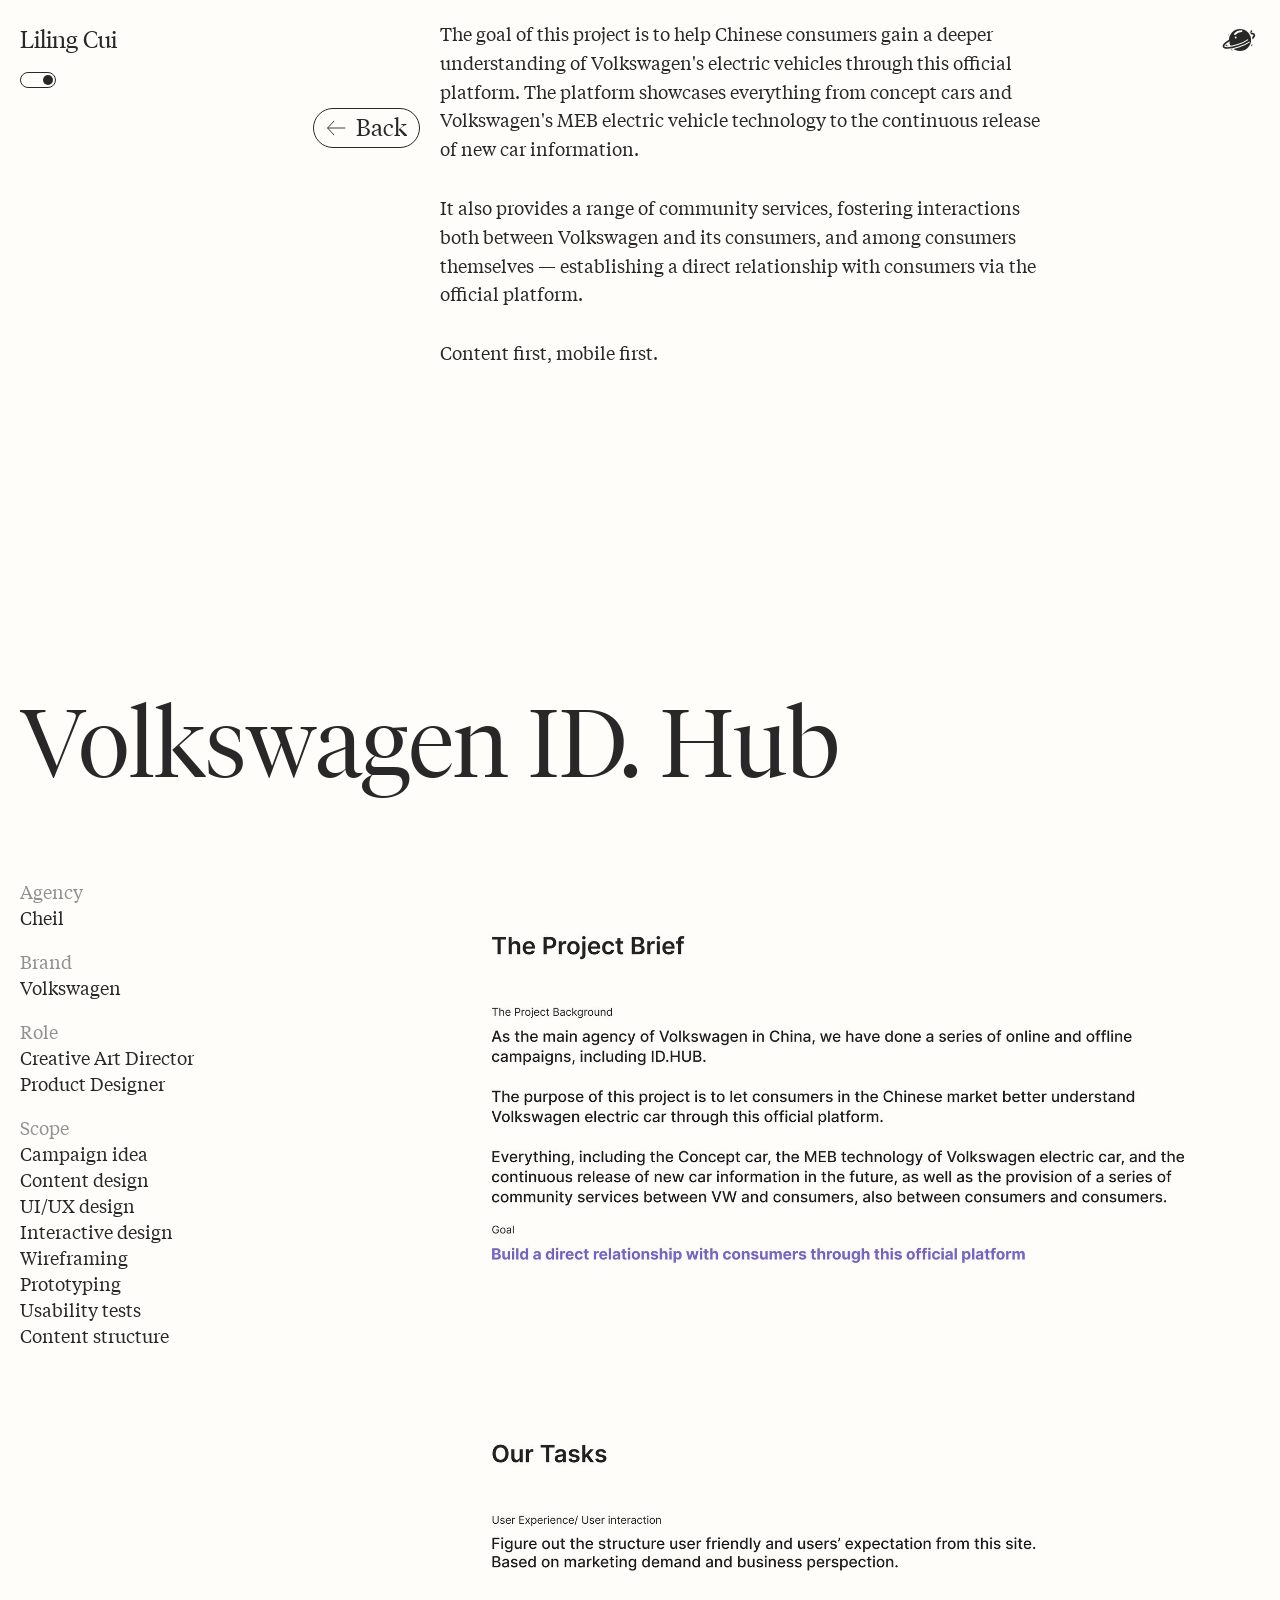
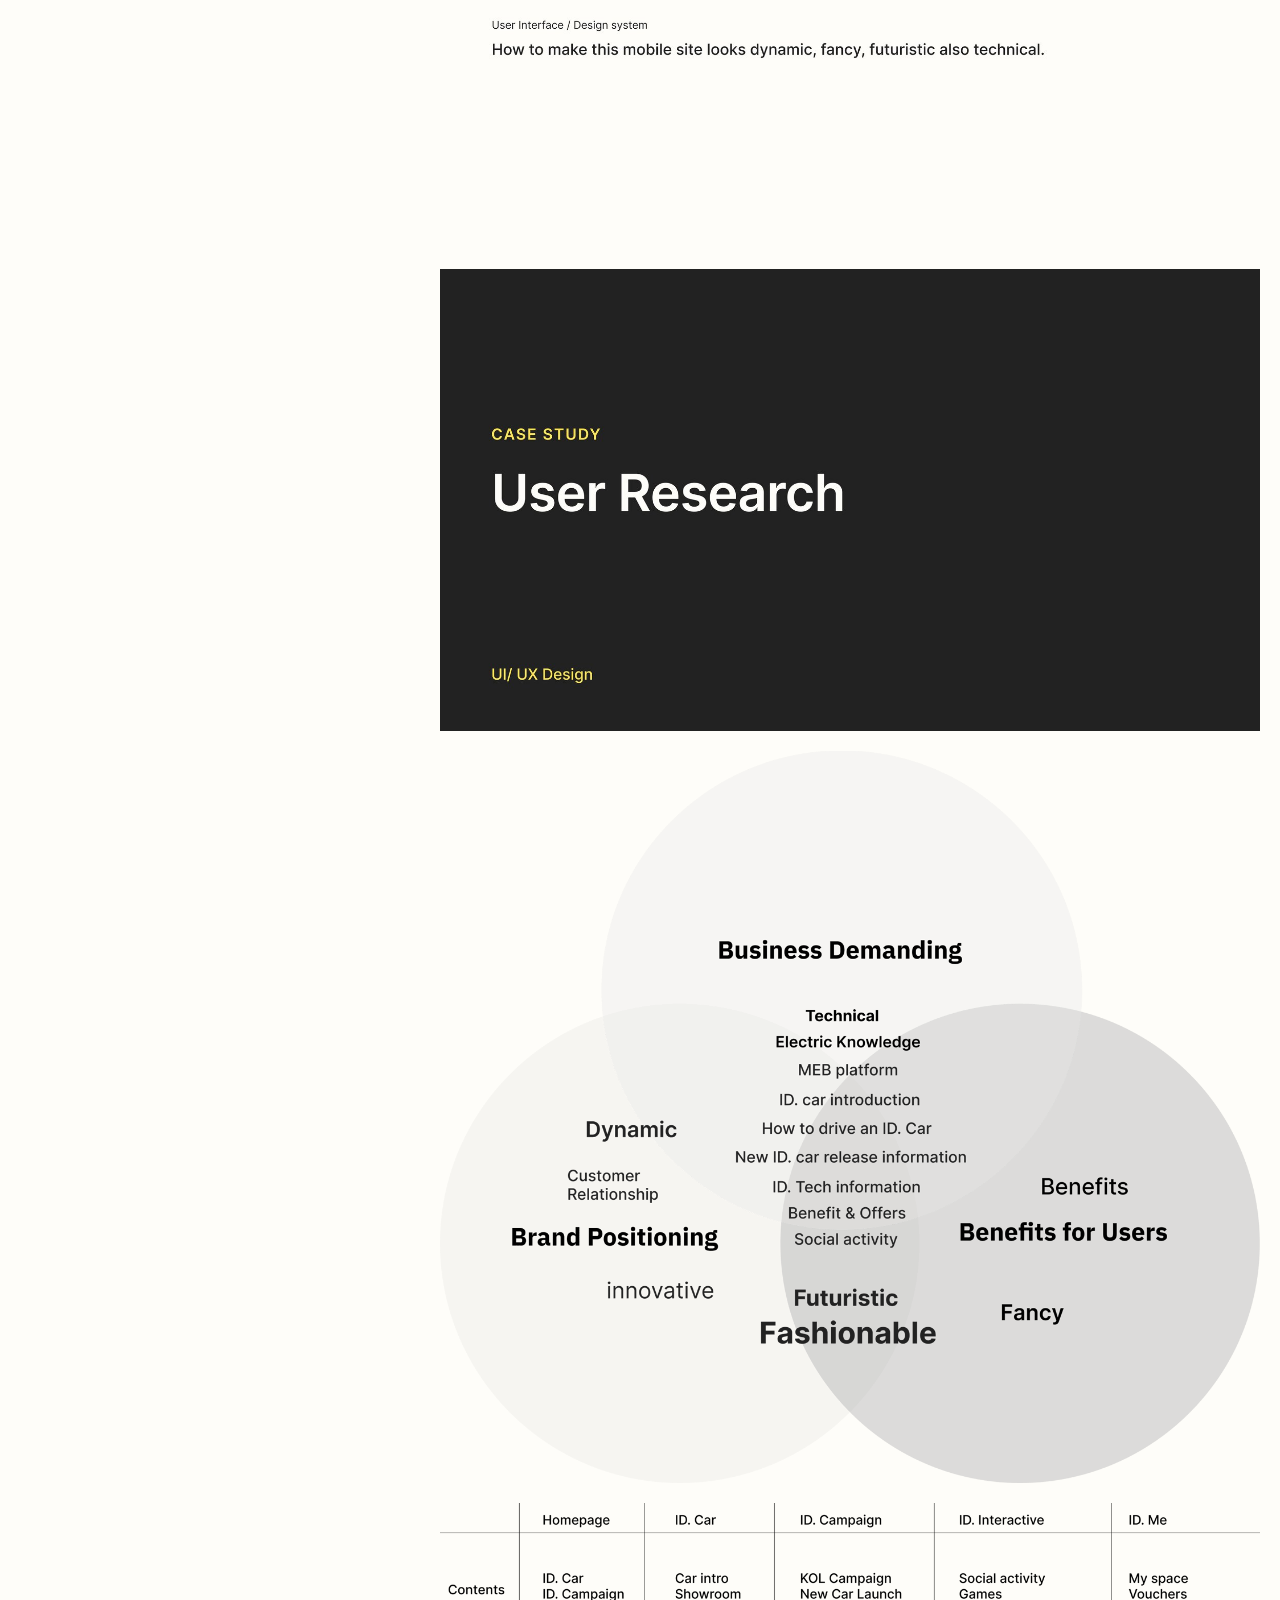
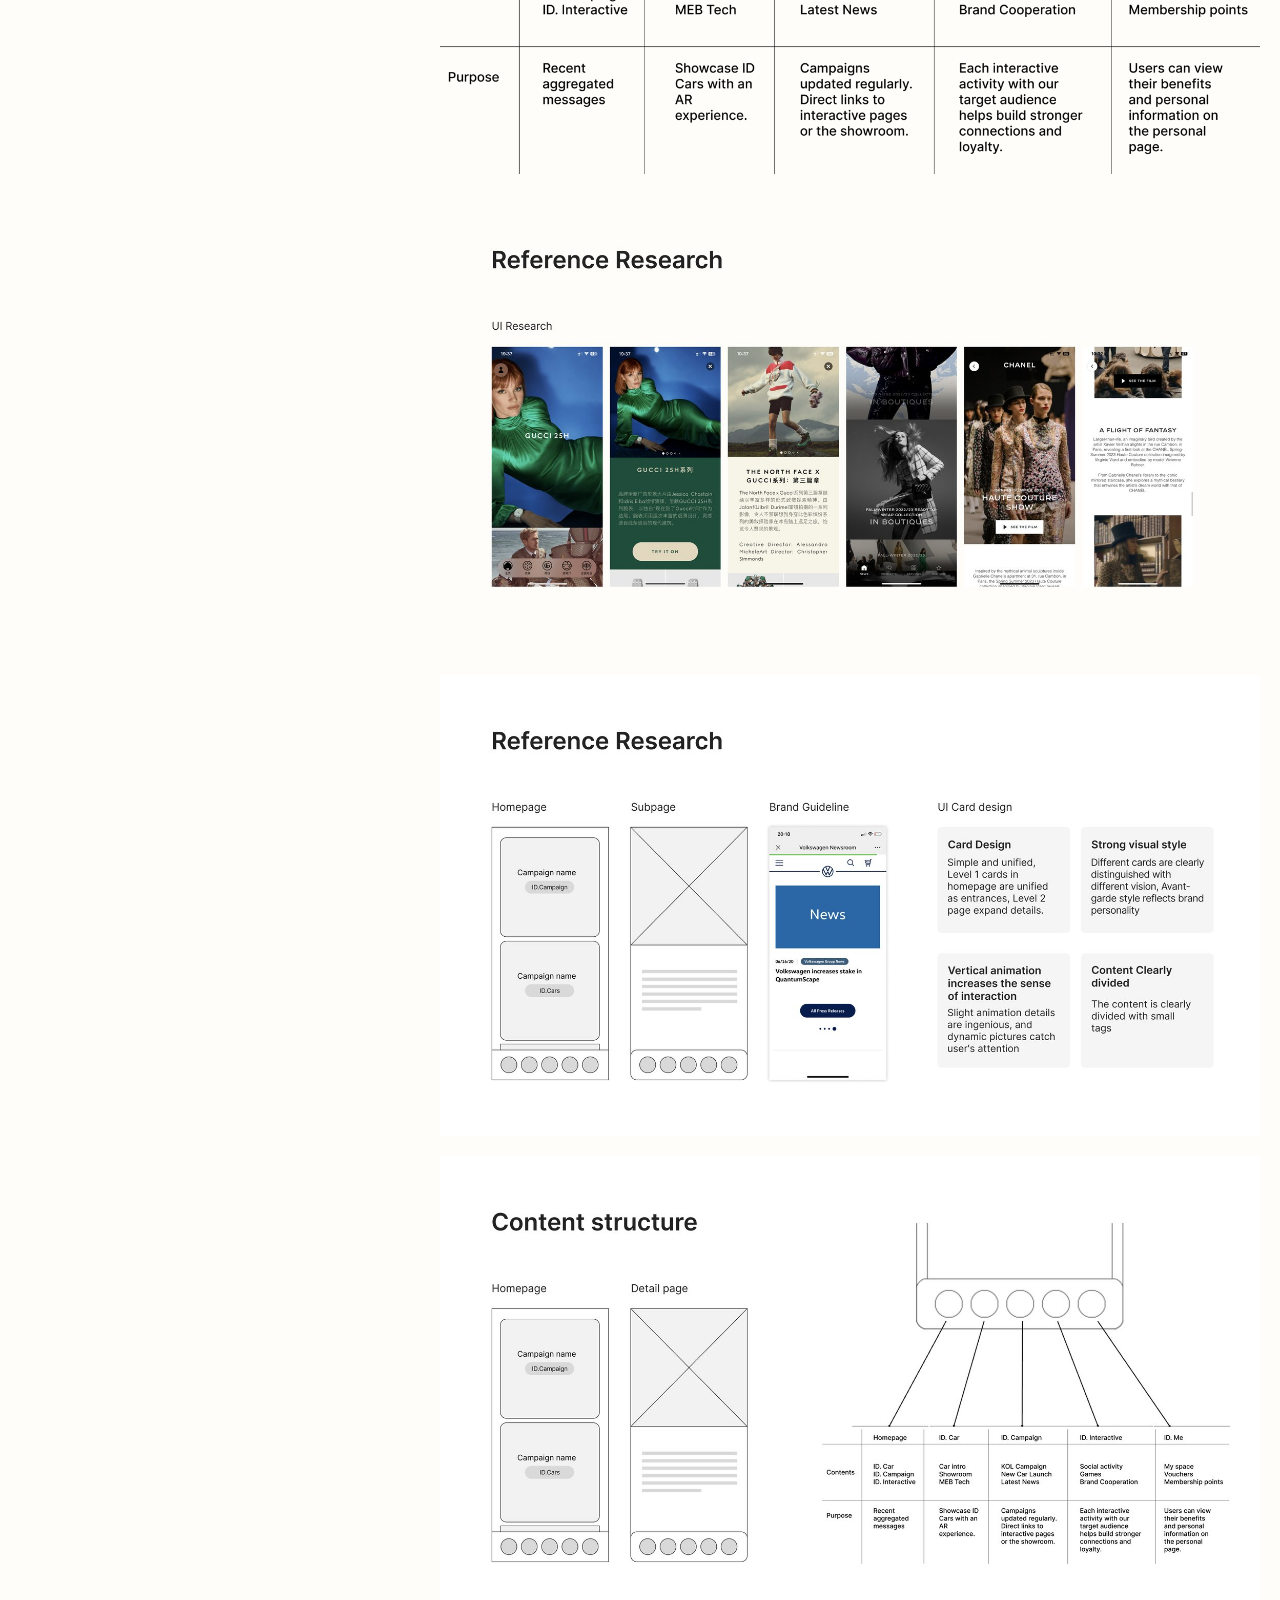
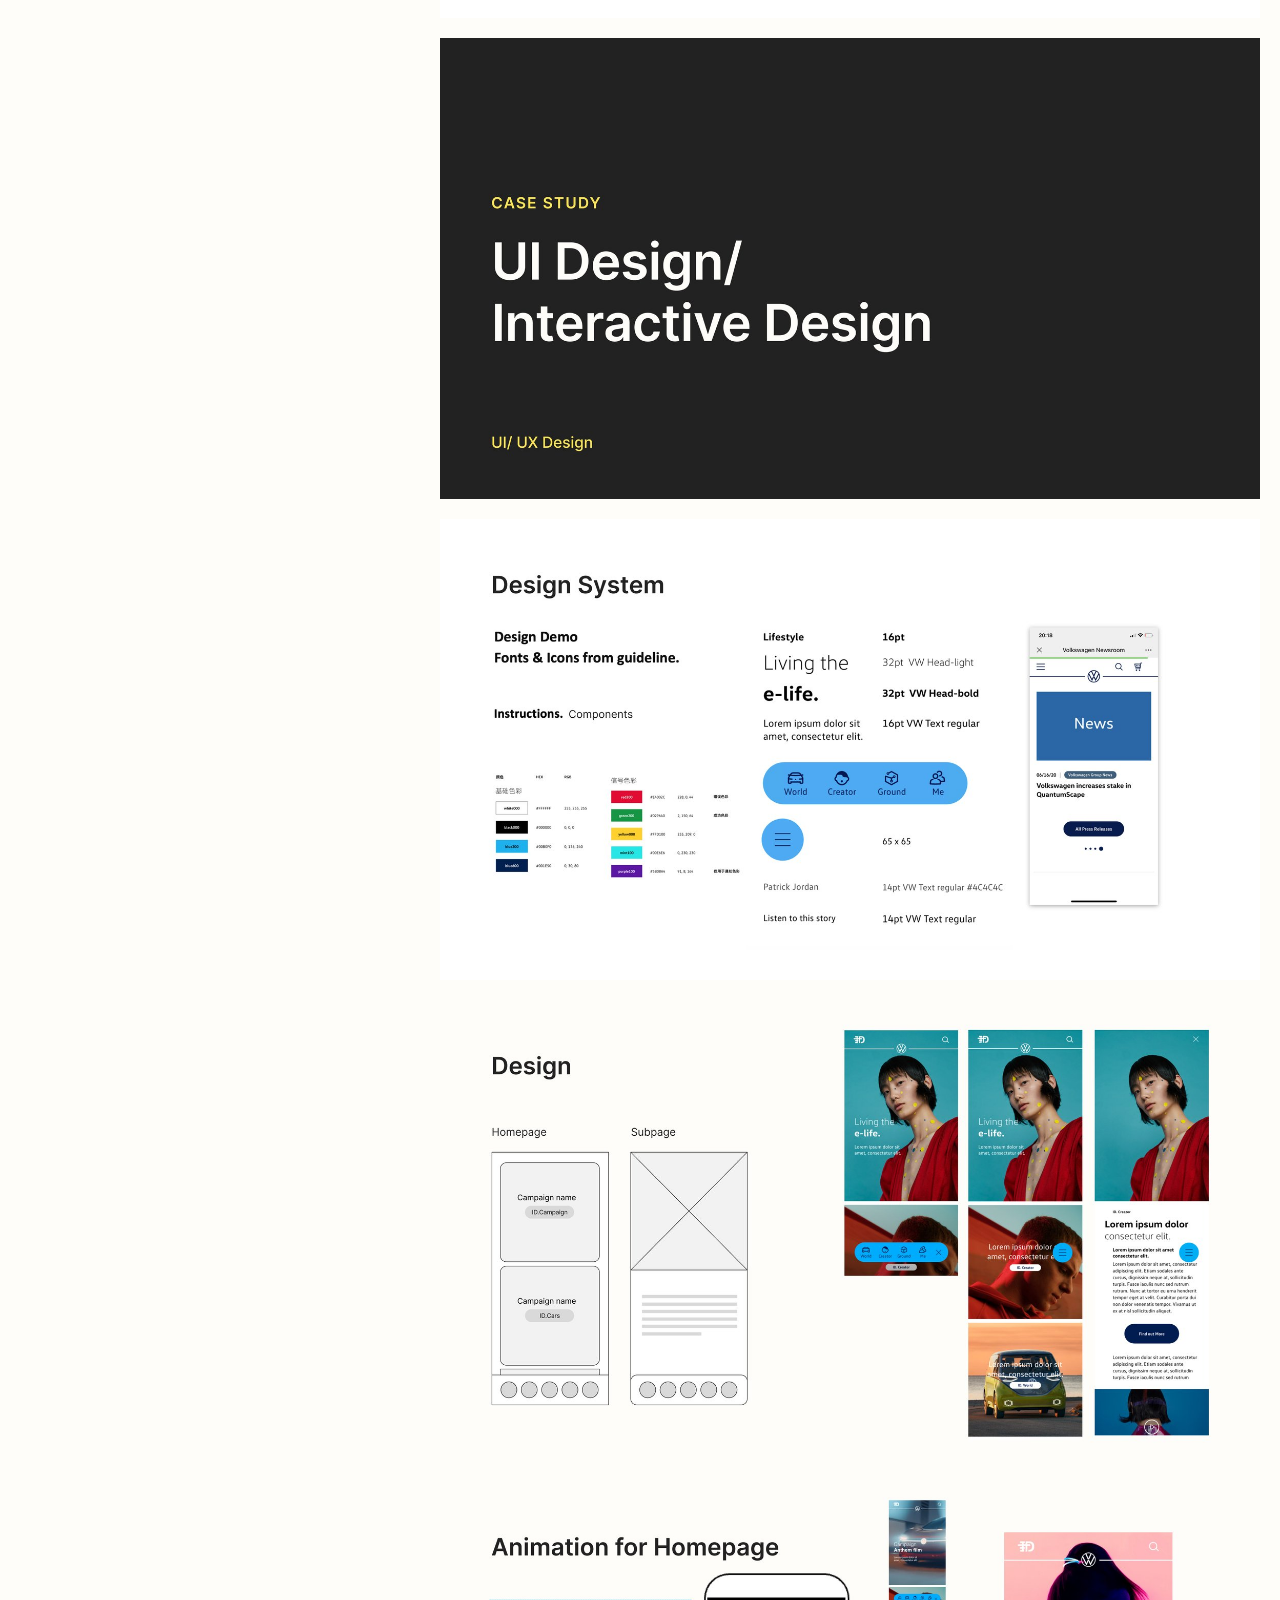
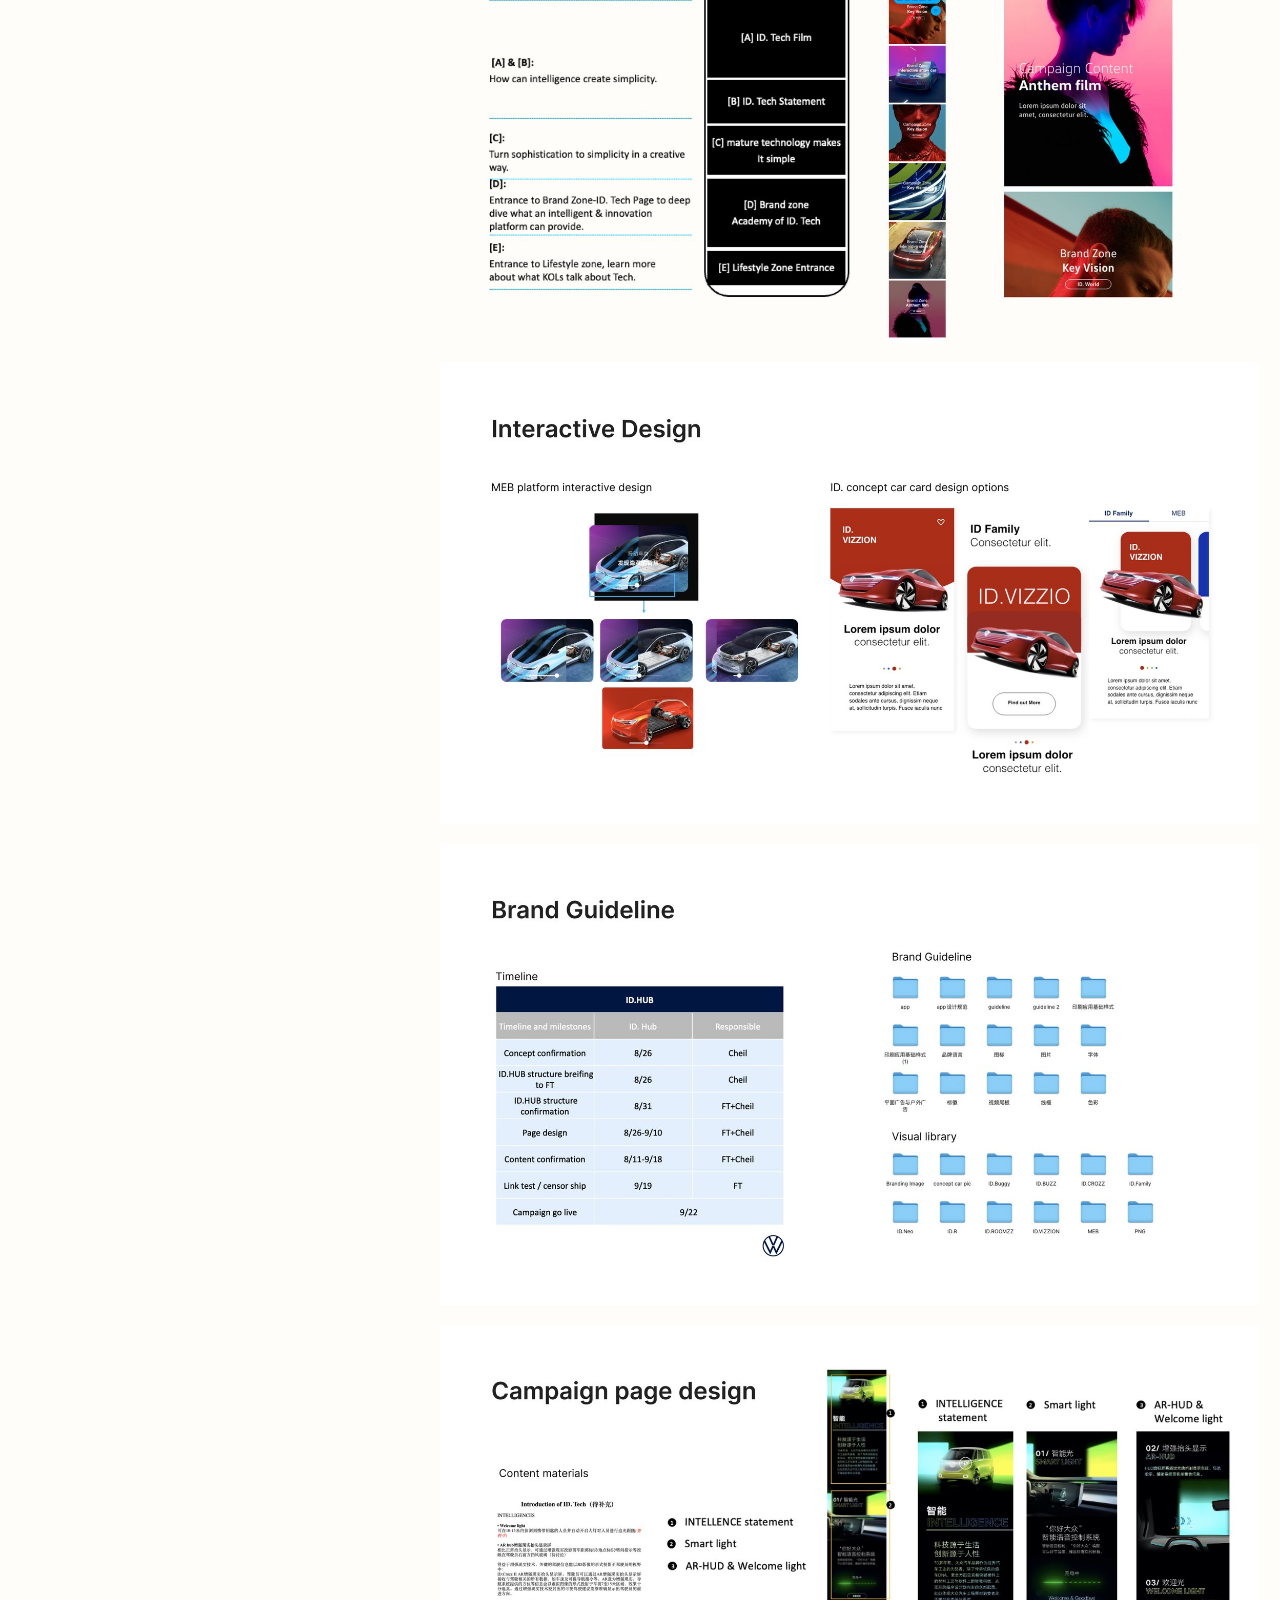
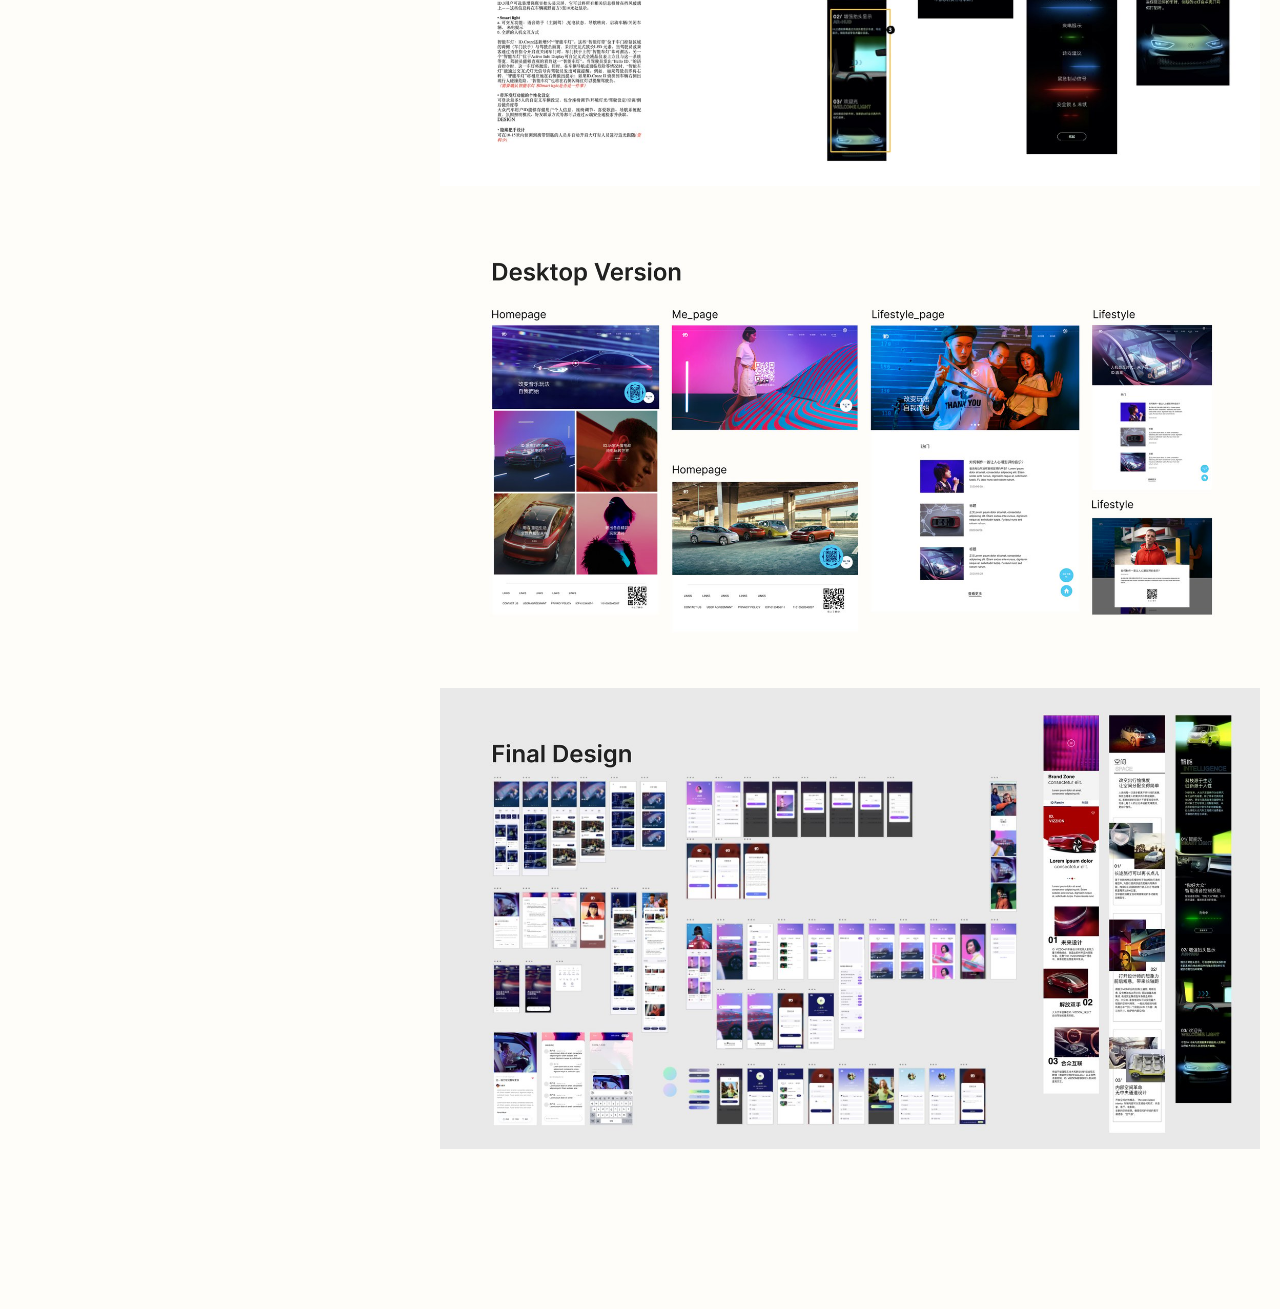
<file: volkwagen-idhub.html>
<!DOCTYPE html>
<html lang="en">
<head>
<meta charset="utf-8">
<meta name="viewport" content="width=device-width, initial-scale=1">
<title>Volkswagen ID. Hub — Liling Cui</title>
<meta name="description" content="The goal of this project is to help Chinese consumers gain a deeper understanding of Volkswagen&#x27;s electric vehicles through this official platform. The platform showcases everythin">
<link rel="preload" href="assets/fonts/TiemposFine-Light.woff2" as="font" type="font/woff2" crossorigin>
<link rel="preload" href="assets/fonts/TiemposText-Regular.woff2" as="font" type="font/woff2" crossorigin>
<link rel="stylesheet" href="assets/css/style.css?v=d9b8185d">
<style>:root { --bg: 254 253 249; }</style>
<script>
  // mark that scripting is on, and set the theme before first paint
  (function () {
    document.documentElement.classList.add('js');
    try {
      var s = localStorage.getItem('theme');
      var d = s ? s === 'dark'
                : window.matchMedia('(prefers-color-scheme: dark)').matches;
      if (d) document.documentElement.classList.add('dark-theme');
    } catch (e) {}
  })();
</script>
</head>
<body class="project-page">
    <header class="menu">
      <div class="menu-about">
        <a href="index.html">Liling Cui</a>
        <button class="theme-toggle" aria-label="Toggle dark mode">
          <span class="toggle"></span>
        </button>
      </div>
      <div class="btn">
        <a href="index.html" class="back-btn back"><svg viewBox="0 0 21 18"><path d="M8.38 1 1 9m0 0 7.38 8M1 9h20"/></svg><span>Back</span></a>
        <a href="#" class="back-btn top"><svg viewBox="0 0 21 18"><path d="M8.38 1 1 9m0 0 7.38 8M1 9h20"/></svg><span>Top</span></a>
      </div>
      <div class="menu-contact">
        <a href="https://lilingcui.com">
          <span class="btn-label">Creative work</span>
          <svg viewBox="0 0 40 40" aria-hidden="true"><ellipse class="planet-ink" cx="32.6" cy="10.4" rx="0.85" ry="1.4" transform="rotate(28 32.6 10.4)"/><ellipse class="planet-ink" cx="8.0" cy="14.2" rx="0.78" ry="1.28" transform="rotate(22 8.0 14.2)"/><ellipse class="planet-ink" cx="11.0" cy="30.4" rx="0.78" ry="1.28" transform="rotate(-26 11.0 30.4)"/><ellipse class="planet-ink" cx="32.8" cy="25.8" rx="0.8" ry="1.32" transform="rotate(26 32.8 25.8)"/><path class="planet-ring" d="M35.88 14.22A16.9 4.8 -20.0 1 1 4.12 25.78A16.9 4.8 -20.0 1 1 35.88 14.22Z"/><circle class="planet-bg-stroke" cx="20" cy="20" r="12.3" stroke-width="3.2"/><circle class="planet-ink" cx="20" cy="20" r="12.3"/><path class="planet-bg-stroke" stroke-width="4" d="M29.81 20.76A16.9 4.8 -20.0 1 1 7.79 20.77"/><path class="planet-ring" d="M29.81 20.76A16.9 4.8 -20.0 1 1 7.79 20.77"/><path class="planet-bg" d="M13.6 12.9a11 11 0 0 1 8.0-3.6 0.95 0.95 0 0 1 0.05 1.9 9.1 9.1 0 0 0-6.6 3.0 0.95 0.95 0 0 1-1.45-1.3z"/><circle class="planet-bg" cx="15.2" cy="17.2" r="1.05"/></svg>
        </a>
      </div>
    </header>

    <main class="project">
      <div class="text resume">
        <div class="text-content">
          <p>The goal of this project is to help Chinese consumers gain a deeper understanding of Volkswagen&#x27;s electric vehicles through this official platform. The platform showcases everything from concept cars and Volkswagen&#x27;s MEB electric vehicle technology to the continuous release of new car information.</p>
          <p>It also provides a range of community services, fostering interactions both between Volkswagen and its consumers, and among consumers themselves — establishing a direct relationship with consumers via the official platform.</p>
          <p>Content first, mobile first.</p>
        </div>
      </div>

      <h1 data-aos="fade-up">
        <span class="title name" data-title="Volkswagen ID. Hub">Volkswagen ID. Hub</span>
      </h1>

      <div class="content">
      <aside class="sidebar" data-aos="fade-up">
        <h2>Agency</h2>
        <ul>
          <li>Cheil</li>
        </ul>
        <h2>Brand</h2>
        <ul>
          <li>Volkswagen</li>
        </ul>
        <h2>Role</h2>
        <ul>
          <li>Creative Art Director</li>
          <li>Product Designer</li>
        </ul>
        <h2>Scope</h2>
        <ul>
          <li>Campaign idea</li>
          <li>Content design</li>
          <li>UI/UX design</li>
          <li>Interactive design</li>
          <li>Wireframing</li>
          <li>Prototyping</li>
          <li>Usability tests</li>
          <li>Content structure</li>
        </ul>
      </aside>
        <figure data-aos="fade-up"><img src="assets/img/volkwagen-idhub/vw3-hJO7s5DzPoxih9FV.jpg" alt="" loading="lazy" decoding="async"></figure>
        <figure data-aos="fade-up"><img src="assets/img/volkwagen-idhub/vw4-Yv0IsrDPvwByMQ1I.jpg" alt="" loading="lazy" decoding="async"></figure>
        <figure data-aos="fade-up"><img src="assets/img/volkwagen-idhub/vw5-gan5pmfjYFyHpb8X.jpg" alt="" loading="lazy" decoding="async"></figure>
        <figure data-aos="fade-up"><img src="assets/img/volkwagen-idhub/volkswagen-id.hub-liling-cui-16-t7zuopUMb5n0Qy3i.png" alt="" loading="lazy" decoding="async"></figure>
        <figure data-aos="fade-up"><img src="assets/img/volkwagen-idhub/volkswagen-id.hub-liling-cui-17-1Ydq6LMbFE1YOeo1.png" alt="" loading="lazy" decoding="async"></figure>
        <figure data-aos="fade-up"><img src="assets/img/volkwagen-idhub/vw8-OkA9WeO9vf5vOrG3.jpg" alt="" loading="lazy" decoding="async"></figure>
        <figure data-aos="fade-up"><img src="assets/img/volkwagen-idhub/vw9-zWOsxk4PpdzWnde0.jpg" alt="" loading="lazy" decoding="async"></figure>
        <figure data-aos="fade-up"><img src="assets/img/volkwagen-idhub/vw10-taG7sbwrAEsCKQRl.jpg" alt="" loading="lazy" decoding="async"></figure>
        <figure data-aos="fade-up"><img src="assets/img/volkwagen-idhub/vw11-bImrAjC4CuFGjDkW.jpg" alt="" loading="lazy" decoding="async"></figure>
        <figure data-aos="fade-up"><img src="assets/img/volkwagen-idhub/vw12-52bdmEAXvC14mAUx.jpg" alt="" loading="lazy" decoding="async"></figure>
        <figure data-aos="fade-up"><img src="assets/img/volkwagen-idhub/vw13-ZJhDS7TtdDxaRKTN.jpg" alt="" loading="lazy" decoding="async"></figure>
        <figure data-aos="fade-up"><img src="assets/img/volkwagen-idhub/vw15-kucArScOGBRaSL1w.jpg" alt="" loading="lazy" decoding="async"></figure>
        <figure data-aos="fade-up"><img src="assets/img/volkwagen-idhub/vw16-IkP2Rs9IAg1L7B4Y.jpg" alt="" loading="lazy" decoding="async"></figure>
        <figure data-aos="fade-up"><img src="assets/img/volkwagen-idhub/vw17-LI0aT0e23sPQ3oAJ.jpg" alt="" loading="lazy" decoding="async"></figure>
        <figure data-aos="fade-up"><img src="assets/img/volkwagen-idhub/vw18-BfAEmZuXSJaj2JEu.jpg" alt="" loading="lazy" decoding="async"></figure>
        <figure data-aos="fade-up"><img src="assets/img/volkwagen-idhub/vw19-PrIXtXW2kaClHM5d.jpg" alt="" loading="lazy" decoding="async"></figure>
        <figure data-aos="fade-up"><img src="assets/img/volkwagen-idhub/vw20-c9kiTr0gFUc5F8Gc.jpg" alt="" loading="lazy" decoding="async"></figure>
        <div class="spacer"></div>
      </div>
    </main>

<script src="assets/js/app.js?v=c21b3949"></script>
</body>
</html>
</file>
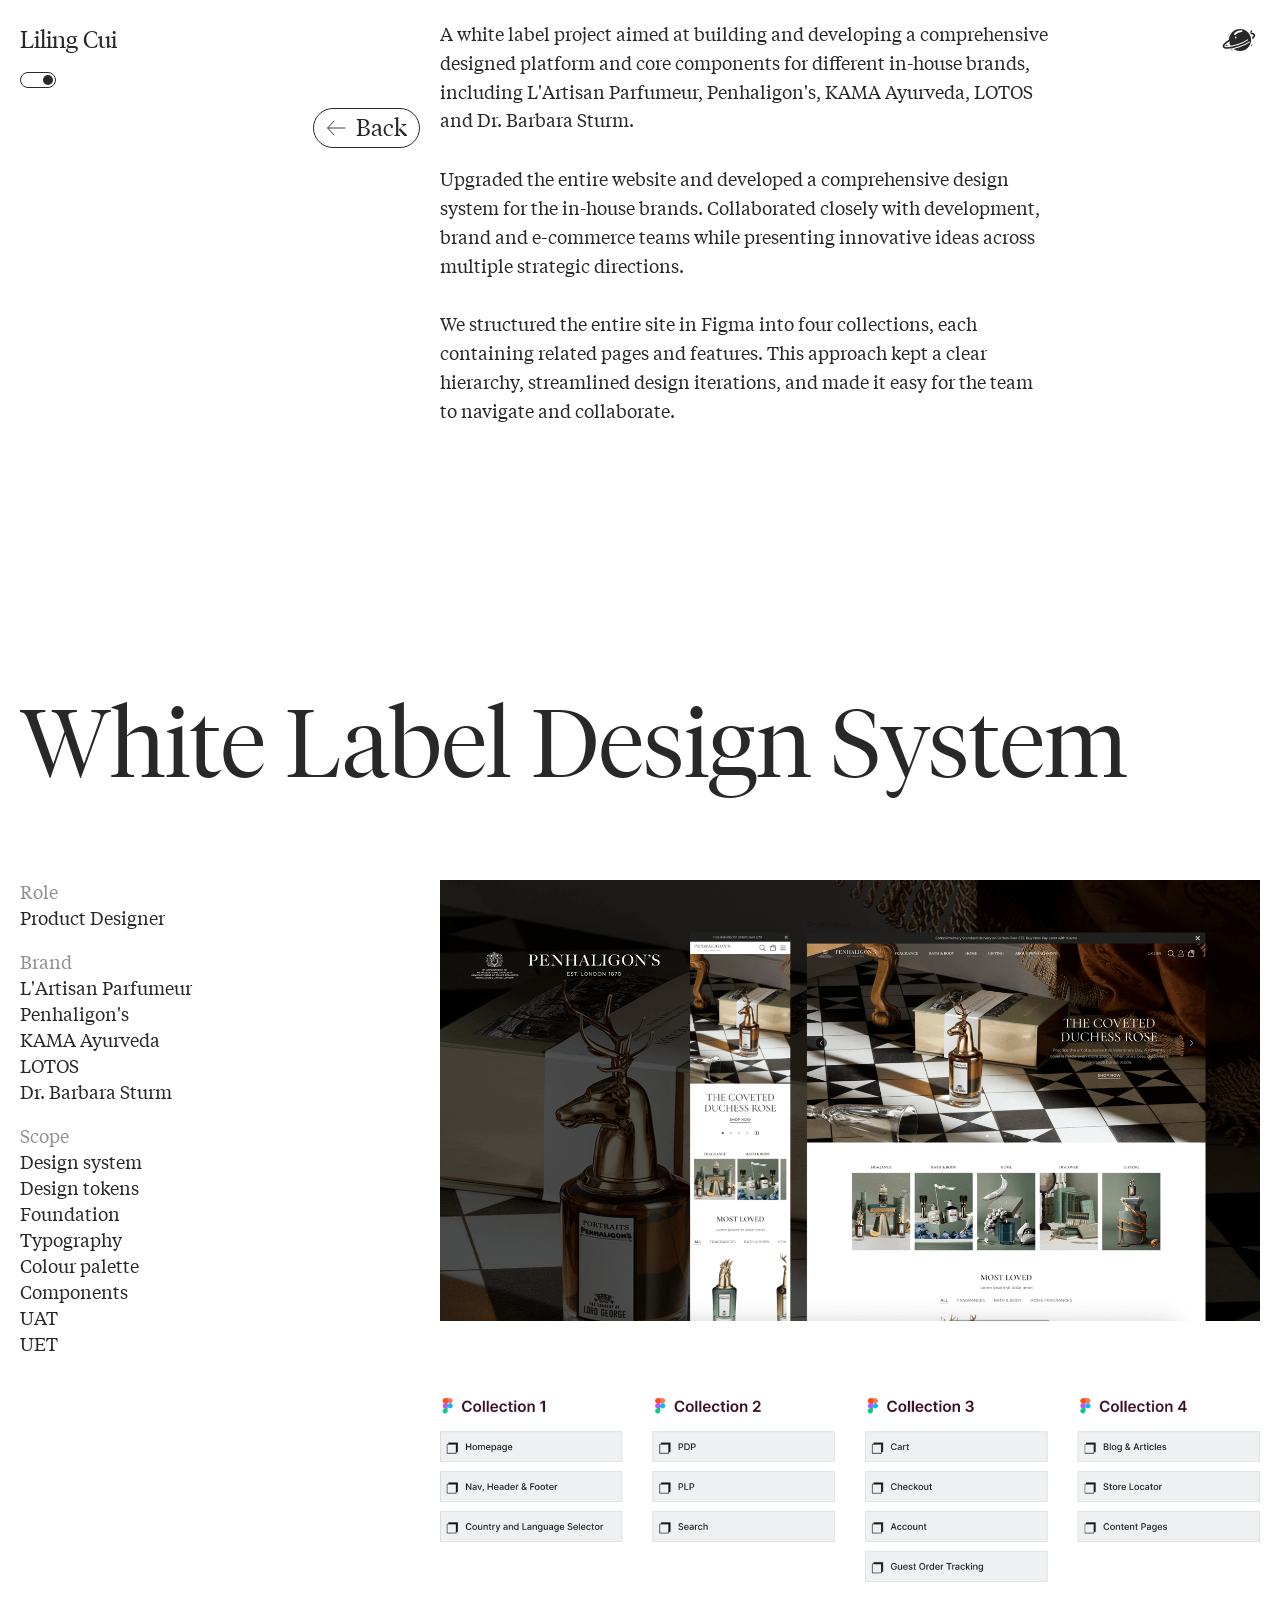
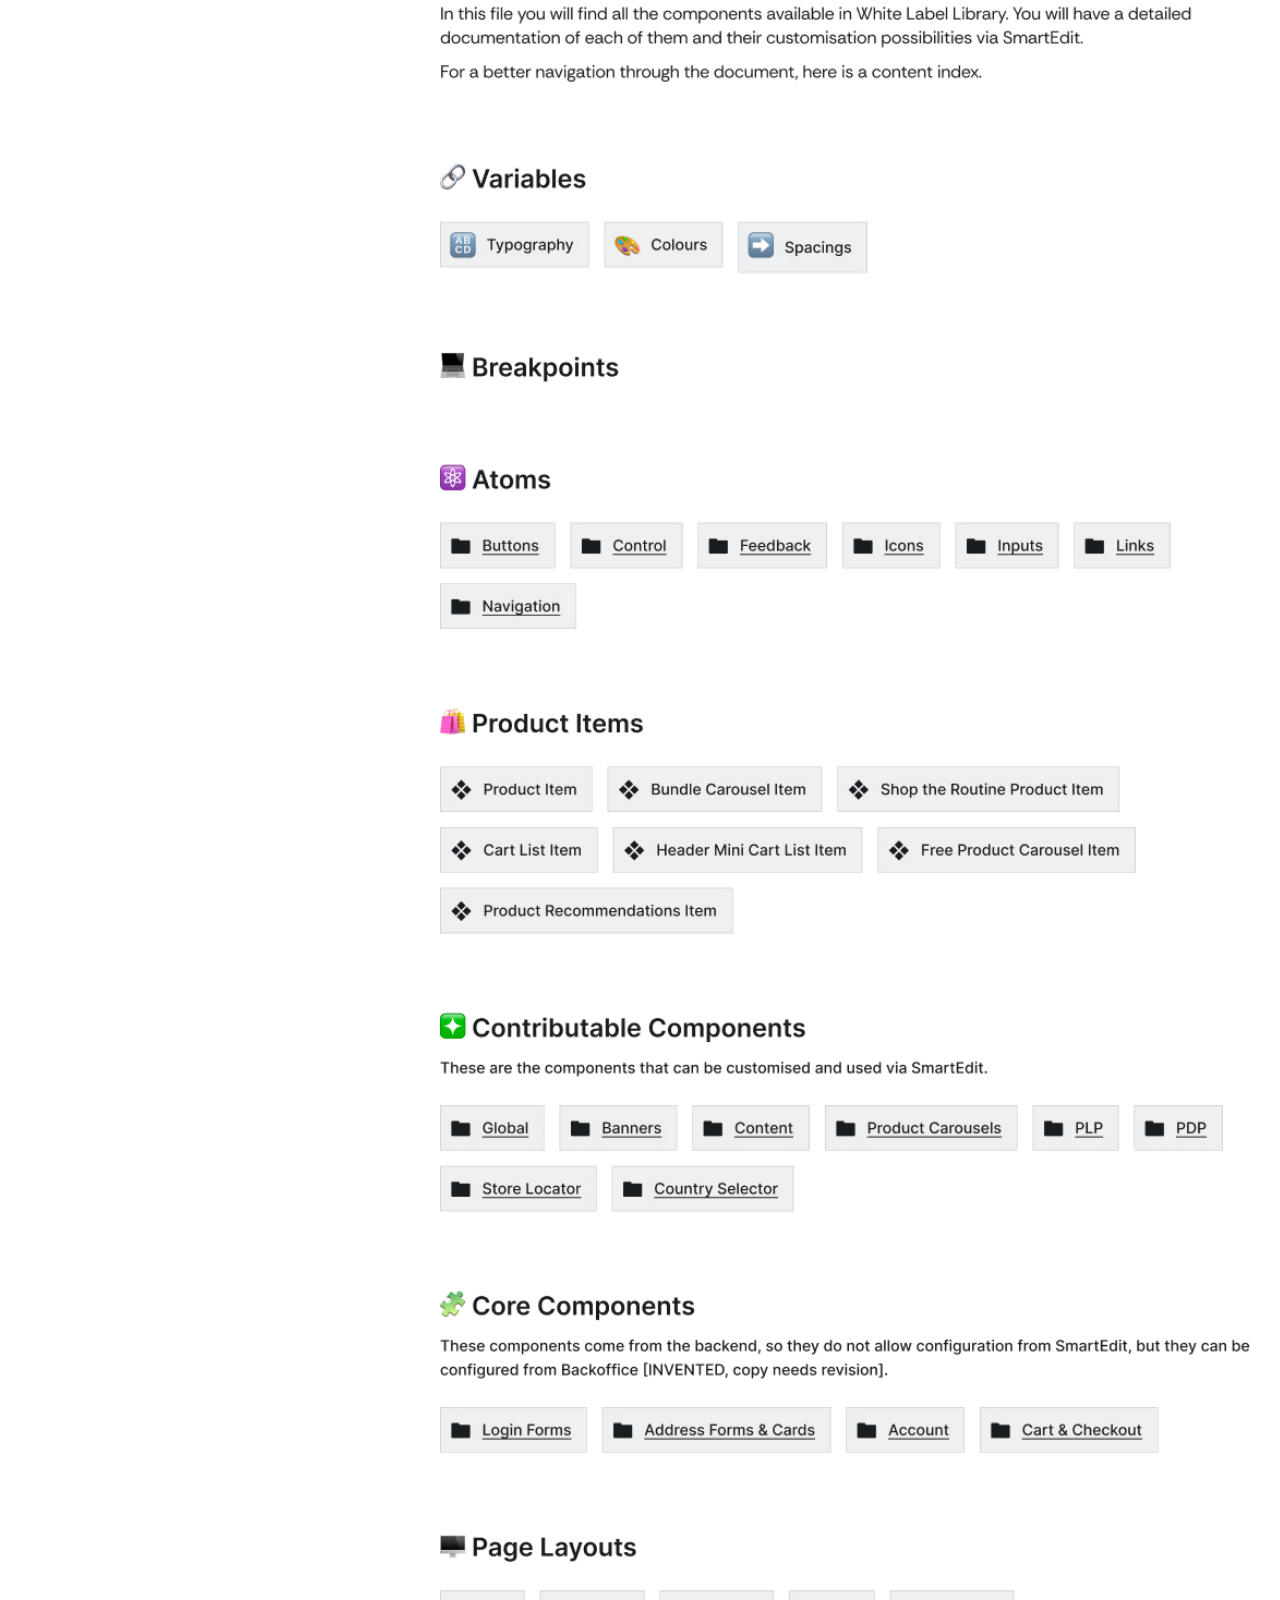
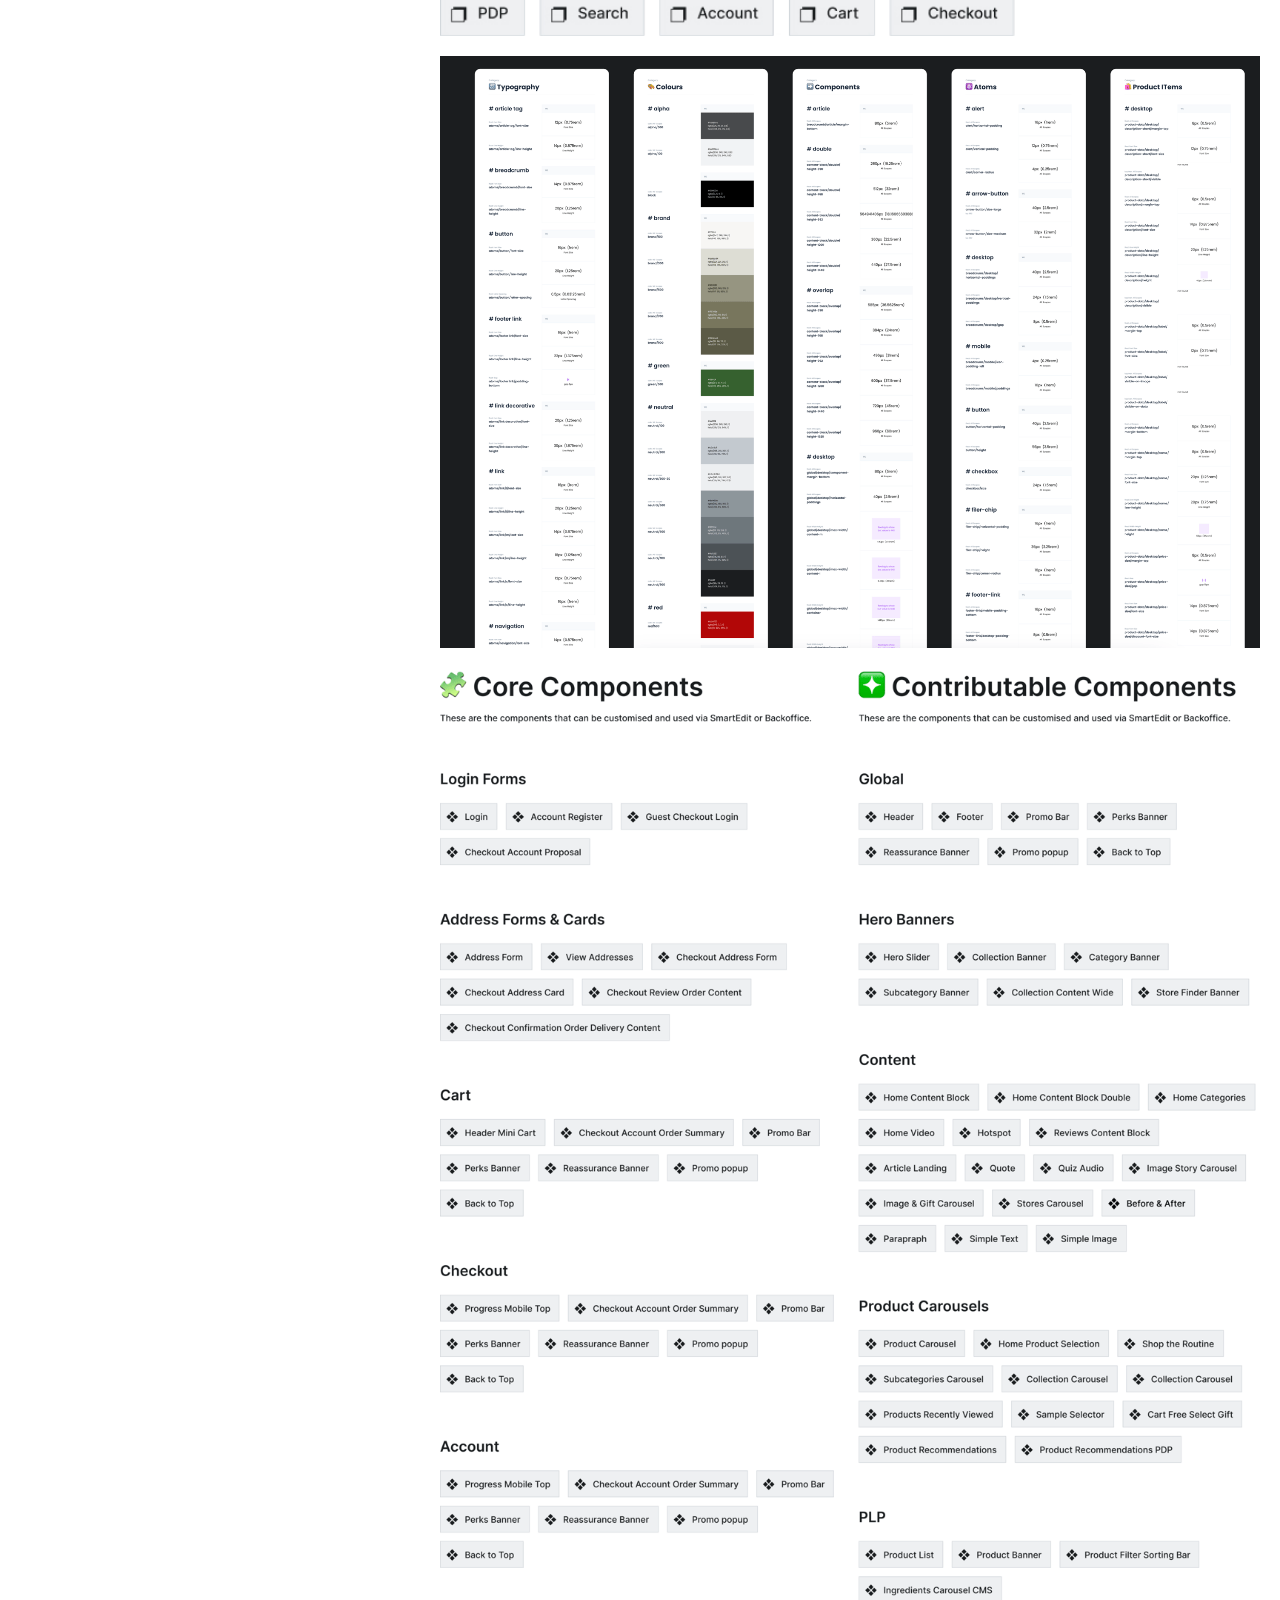
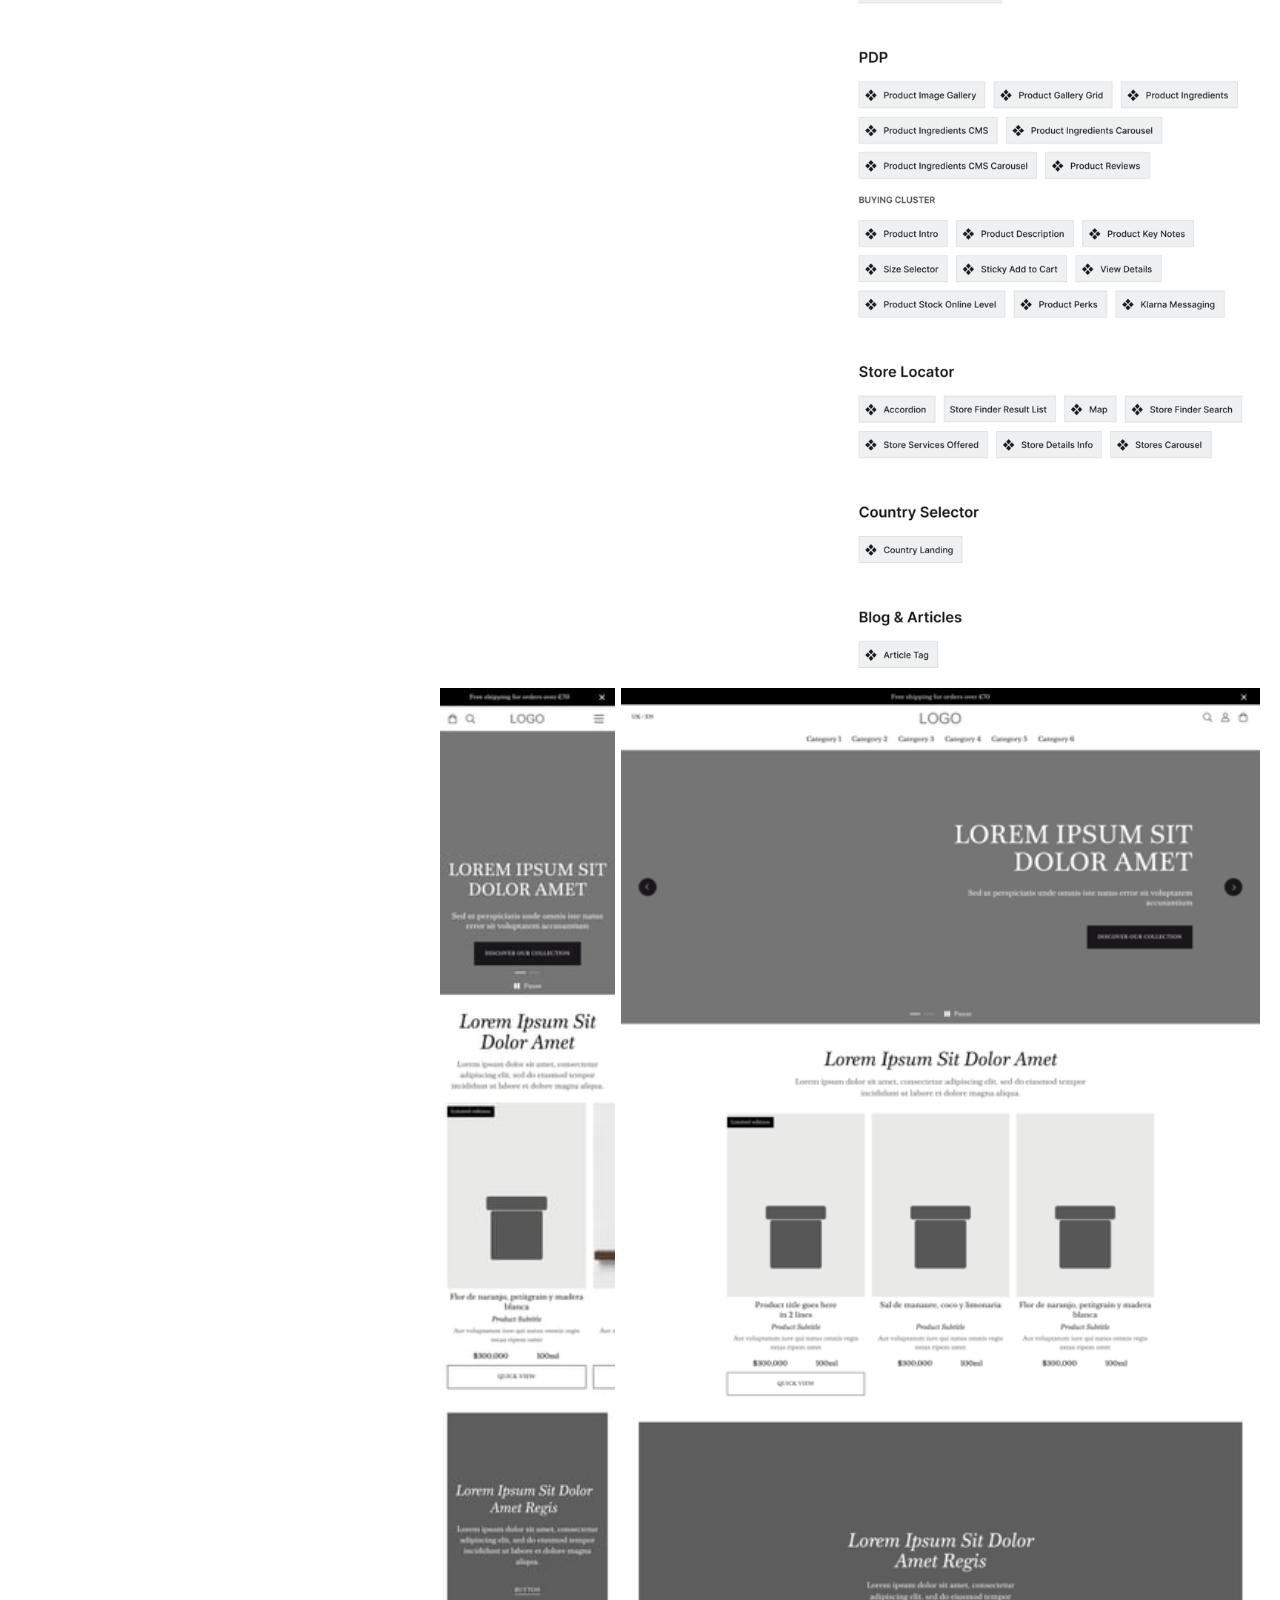
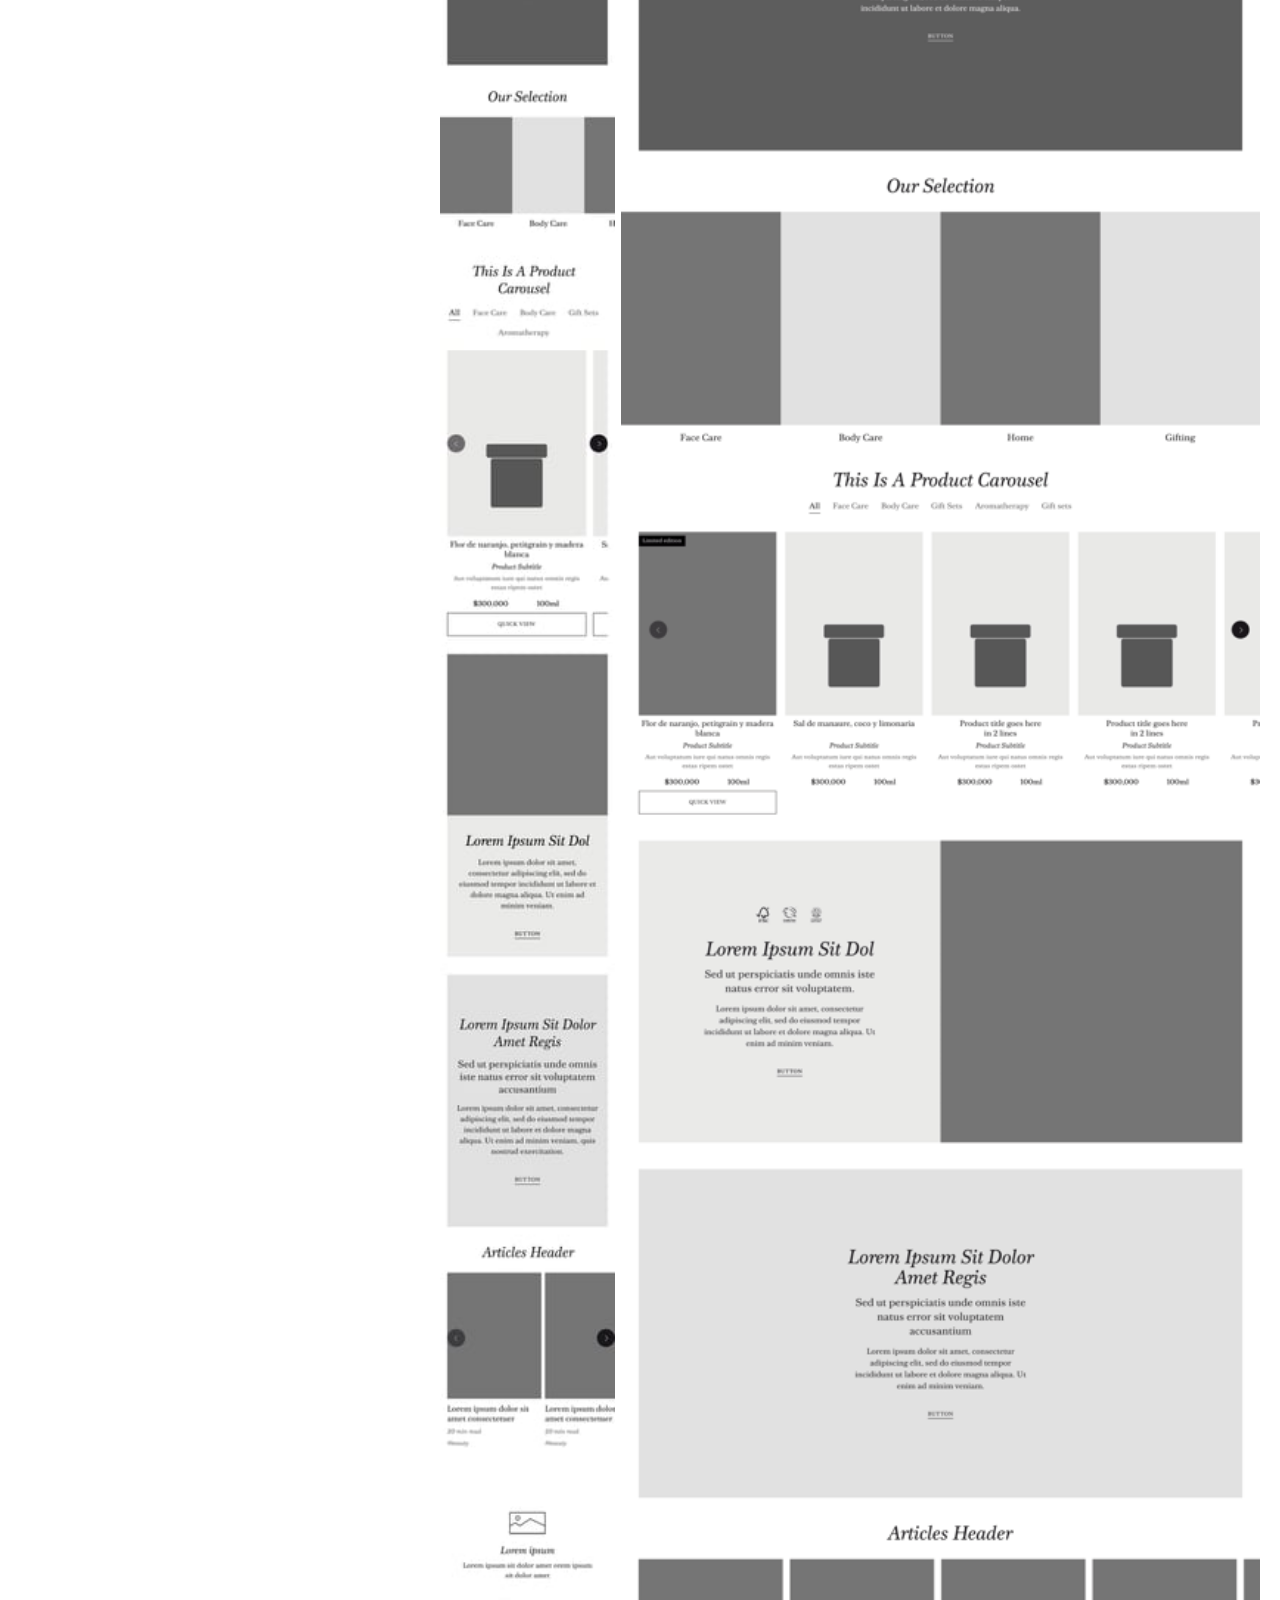
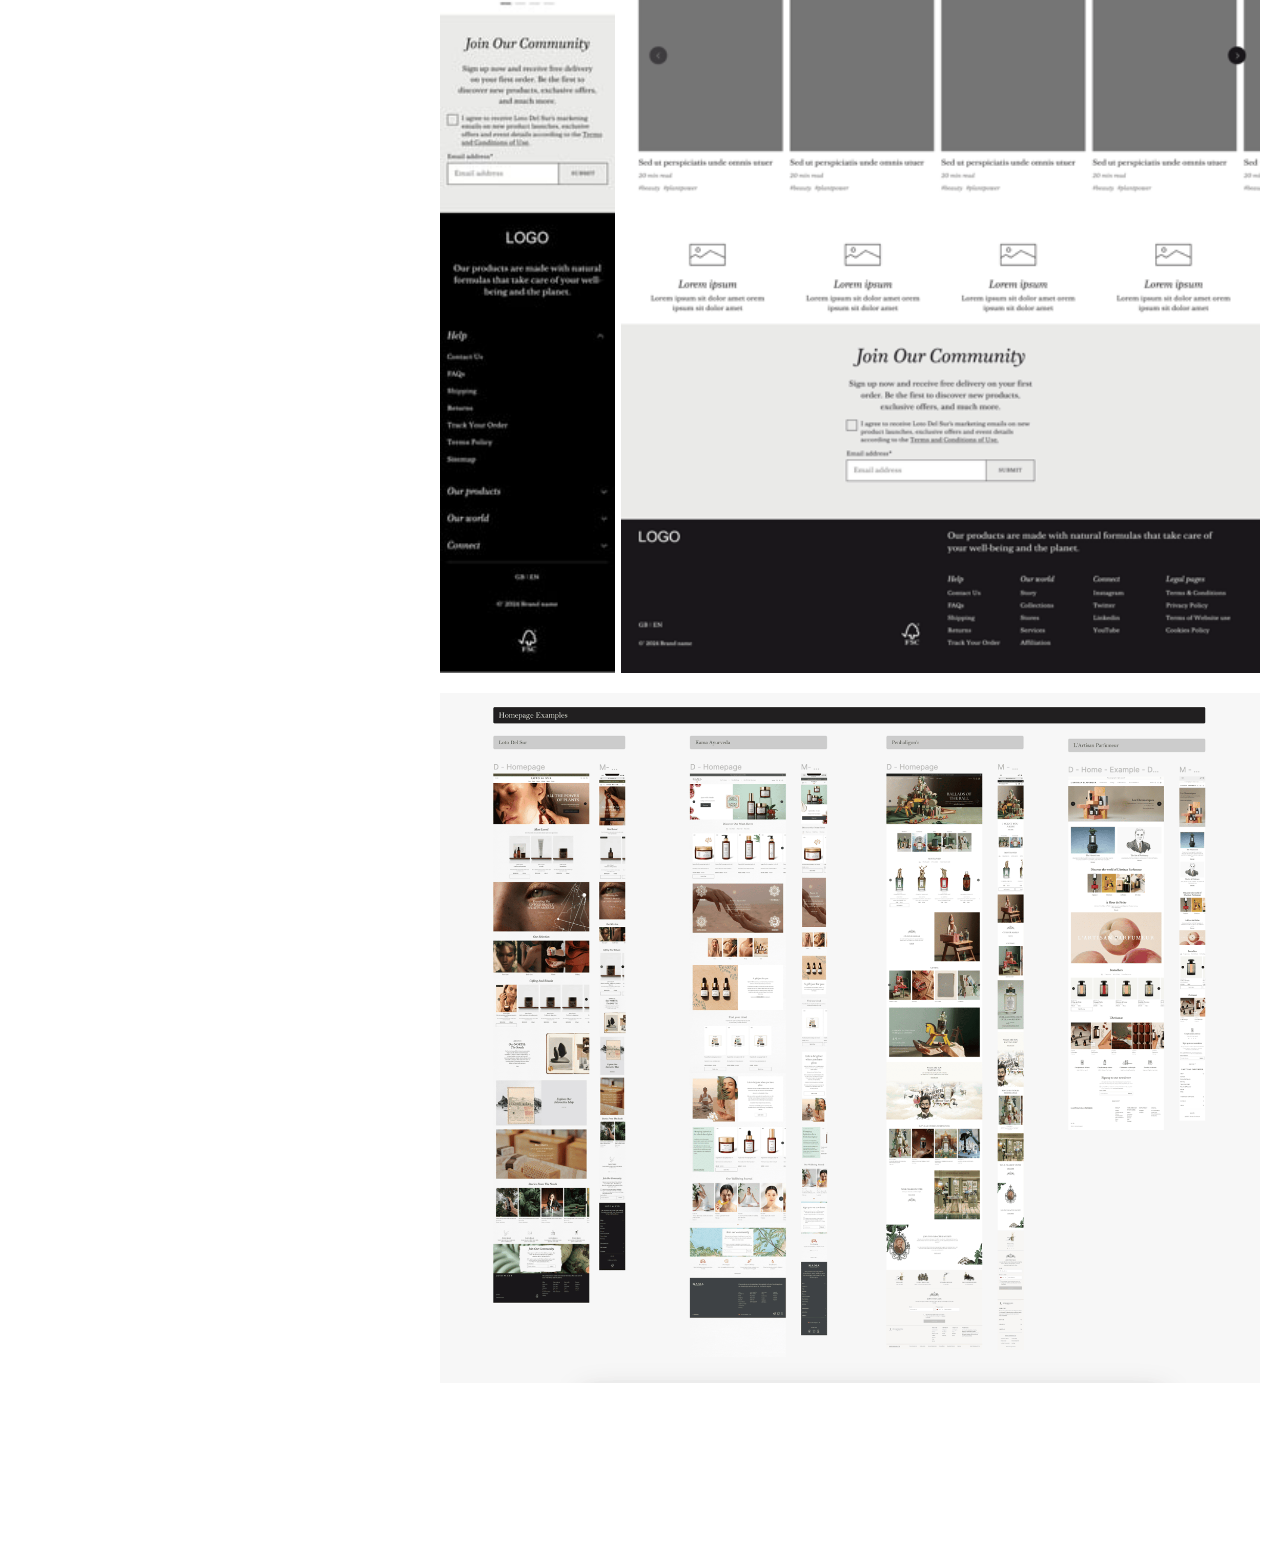
<file: white-label-project.html>
<!DOCTYPE html>
<html lang="en">
<head>
<meta charset="utf-8">
<meta name="viewport" content="width=device-width, initial-scale=1">
<title>White Label Design System — Liling Cui</title>
<meta name="description" content="A white label project aimed at building and developing a comprehensive designed platform and core components for different in-house brands, including L&#x27;Artisan Parfumeur, Penhaligo">
<link rel="preload" href="assets/fonts/TiemposFine-Light.woff2" as="font" type="font/woff2" crossorigin>
<link rel="preload" href="assets/fonts/TiemposText-Regular.woff2" as="font" type="font/woff2" crossorigin>
<link rel="stylesheet" href="assets/css/style.css?v=d9b8185d">
<script>
  // mark that scripting is on, and set the theme before first paint
  (function () {
    document.documentElement.classList.add('js');
    try {
      var s = localStorage.getItem('theme');
      var d = s ? s === 'dark'
                : window.matchMedia('(prefers-color-scheme: dark)').matches;
      if (d) document.documentElement.classList.add('dark-theme');
    } catch (e) {}
  })();
</script>
</head>
<body class="project-page">
    <header class="menu">
      <div class="menu-about">
        <a href="index.html">Liling Cui</a>
        <button class="theme-toggle" aria-label="Toggle dark mode">
          <span class="toggle"></span>
        </button>
      </div>
      <div class="btn">
        <a href="index.html" class="back-btn back"><svg viewBox="0 0 21 18"><path d="M8.38 1 1 9m0 0 7.38 8M1 9h20"/></svg><span>Back</span></a>
        <a href="#" class="back-btn top"><svg viewBox="0 0 21 18"><path d="M8.38 1 1 9m0 0 7.38 8M1 9h20"/></svg><span>Top</span></a>
      </div>
      <div class="menu-contact">
        <a href="https://lilingcui.com">
          <span class="btn-label">Creative work</span>
          <svg viewBox="0 0 40 40" aria-hidden="true"><ellipse class="planet-ink" cx="32.6" cy="10.4" rx="0.85" ry="1.4" transform="rotate(28 32.6 10.4)"/><ellipse class="planet-ink" cx="8.0" cy="14.2" rx="0.78" ry="1.28" transform="rotate(22 8.0 14.2)"/><ellipse class="planet-ink" cx="11.0" cy="30.4" rx="0.78" ry="1.28" transform="rotate(-26 11.0 30.4)"/><ellipse class="planet-ink" cx="32.8" cy="25.8" rx="0.8" ry="1.32" transform="rotate(26 32.8 25.8)"/><path class="planet-ring" d="M35.88 14.22A16.9 4.8 -20.0 1 1 4.12 25.78A16.9 4.8 -20.0 1 1 35.88 14.22Z"/><circle class="planet-bg-stroke" cx="20" cy="20" r="12.3" stroke-width="3.2"/><circle class="planet-ink" cx="20" cy="20" r="12.3"/><path class="planet-bg-stroke" stroke-width="4" d="M29.81 20.76A16.9 4.8 -20.0 1 1 7.79 20.77"/><path class="planet-ring" d="M29.81 20.76A16.9 4.8 -20.0 1 1 7.79 20.77"/><path class="planet-bg" d="M13.6 12.9a11 11 0 0 1 8.0-3.6 0.95 0.95 0 0 1 0.05 1.9 9.1 9.1 0 0 0-6.6 3.0 0.95 0.95 0 0 1-1.45-1.3z"/><circle class="planet-bg" cx="15.2" cy="17.2" r="1.05"/></svg>
        </a>
      </div>
    </header>

    <main class="project">
      <div class="text resume">
        <div class="text-content">
          <p>A white label project aimed at building and developing a comprehensive designed platform and core components for different in-house brands, including L&#x27;Artisan Parfumeur, Penhaligon&#x27;s, KAMA Ayurveda, LOTOS and Dr. Barbara Sturm.</p>
          <p>Upgraded the entire website and developed a comprehensive design system for the in-house brands. Collaborated closely with development, brand and e-commerce teams while presenting innovative ideas across multiple strategic directions.</p>
          <p>We structured the entire site in Figma into four collections, each containing related pages and features. This approach kept a clear hierarchy, streamlined design iterations, and made it easy for the team to navigate and collaborate.</p>
        </div>
      </div>

      <h1 data-aos="fade-up">
        <span class="title name" data-title="White Label Design System">White Label Design System</span>
      </h1>

      <div class="content">
      <aside class="sidebar" data-aos="fade-up">
        <h2>Role</h2>
        <ul>
          <li>Product Designer</li>
        </ul>
        <h2>Brand</h2>
        <ul>
          <li>L&#x27;Artisan Parfumeur</li>
          <li>Penhaligon&#x27;s</li>
          <li>KAMA Ayurveda</li>
          <li>LOTOS</li>
          <li>Dr. Barbara Sturm</li>
        </ul>
        <h2>Scope</h2>
        <ul>
          <li>Design system</li>
          <li>Design tokens</li>
          <li>Foundation</li>
          <li>Typography</li>
          <li>Colour palette</li>
          <li>Components</li>
          <li>UAT</li>
          <li>UET</li>
        </ul>
      </aside>
        <figure data-aos="fade-up"><img src="assets/img/white-label-project/screenshot-2026-04-20-at-17.53.37-Ae6a0X0jXR6TCc2s.png" alt="" loading="lazy" decoding="async"></figure>
        <figure data-aos="fade-up"><img src="assets/img/white-label-project/ecomm-design-system-liling-cui-2-BwToJV7G2SizM72X.png" alt="" loading="lazy" decoding="async"></figure>
        <figure data-aos="fade-up"><img src="assets/img/white-label-project/ecomm-design-system-liling-cui-3-odSD92ubUhOq0gEU.jpg" alt="" loading="lazy" decoding="async"></figure>
        <figure data-aos="fade-up"><img src="assets/img/white-label-project/screenshot-2025-02-09-at-21.12.28-yFULYdU5d9NLa1x1.png" alt="" loading="lazy" decoding="async"></figure>
        <figure data-aos="fade-up"><img src="assets/img/white-label-project/ecomm-design-system-liling-cui-4-AxvsRz6fc0SMkgKZ.png" alt="" loading="lazy" decoding="async"></figure>
        <div class="group" data-aos="fade-up" style="gap:6px">
          <figure style="flex-grow:21.5571"><img src="assets/img/white-label-project/m--homepage-FGAbVrbSUlvB5OYK.jpg" alt="" loading="lazy" decoding="async"></figure>
          <figure style="flex-grow:78.4429"><img src="assets/img/white-label-project/d---homepage-1vK1hvh3iU5HXM7Z.png" alt="" loading="lazy" decoding="async"></figure>
        </div>
        <figure data-aos="fade-up"><img src="assets/img/white-label-project/ecomm-design-system-liling-cui-MYp5qUdpVeW49KLI.png" alt="" loading="lazy" decoding="async"></figure>
        <div class="spacer"></div>
      </div>
    </main>

<script src="assets/js/app.js?v=c21b3949"></script>
</body>
</html>
</file>
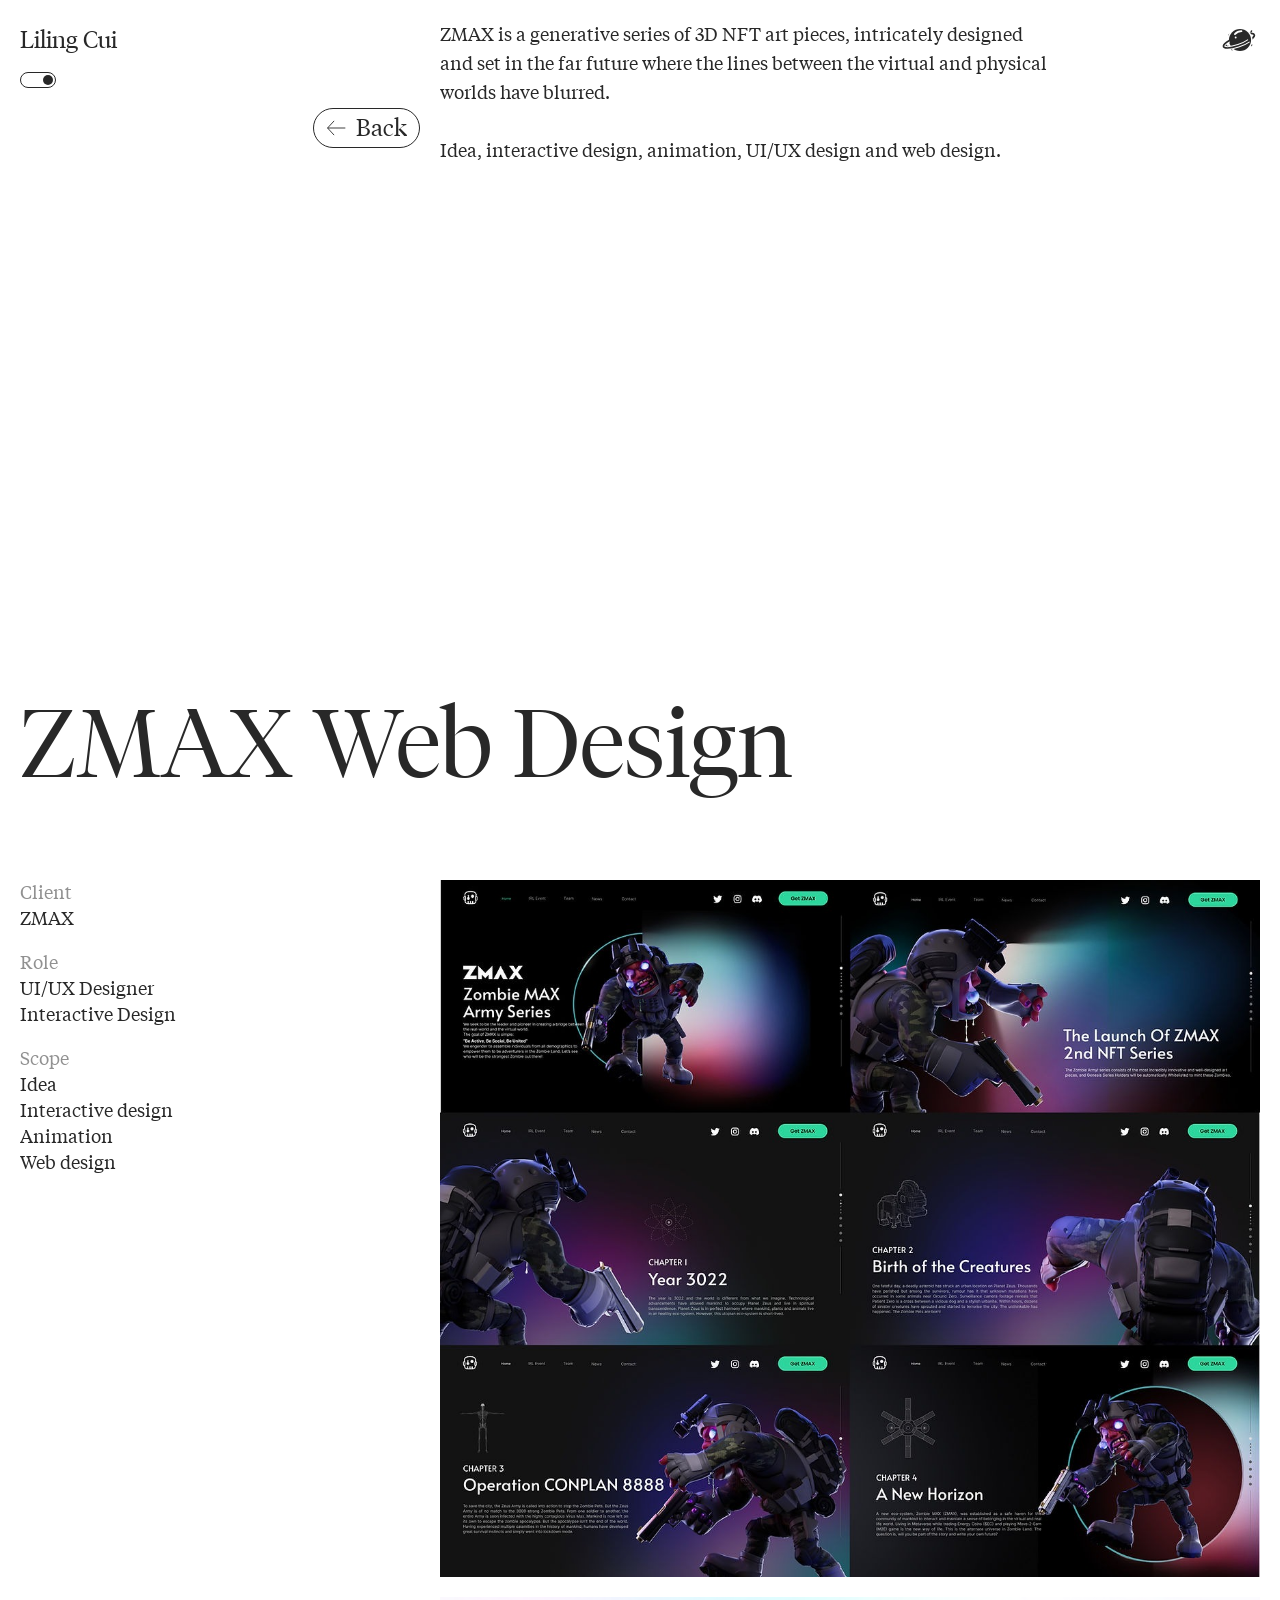
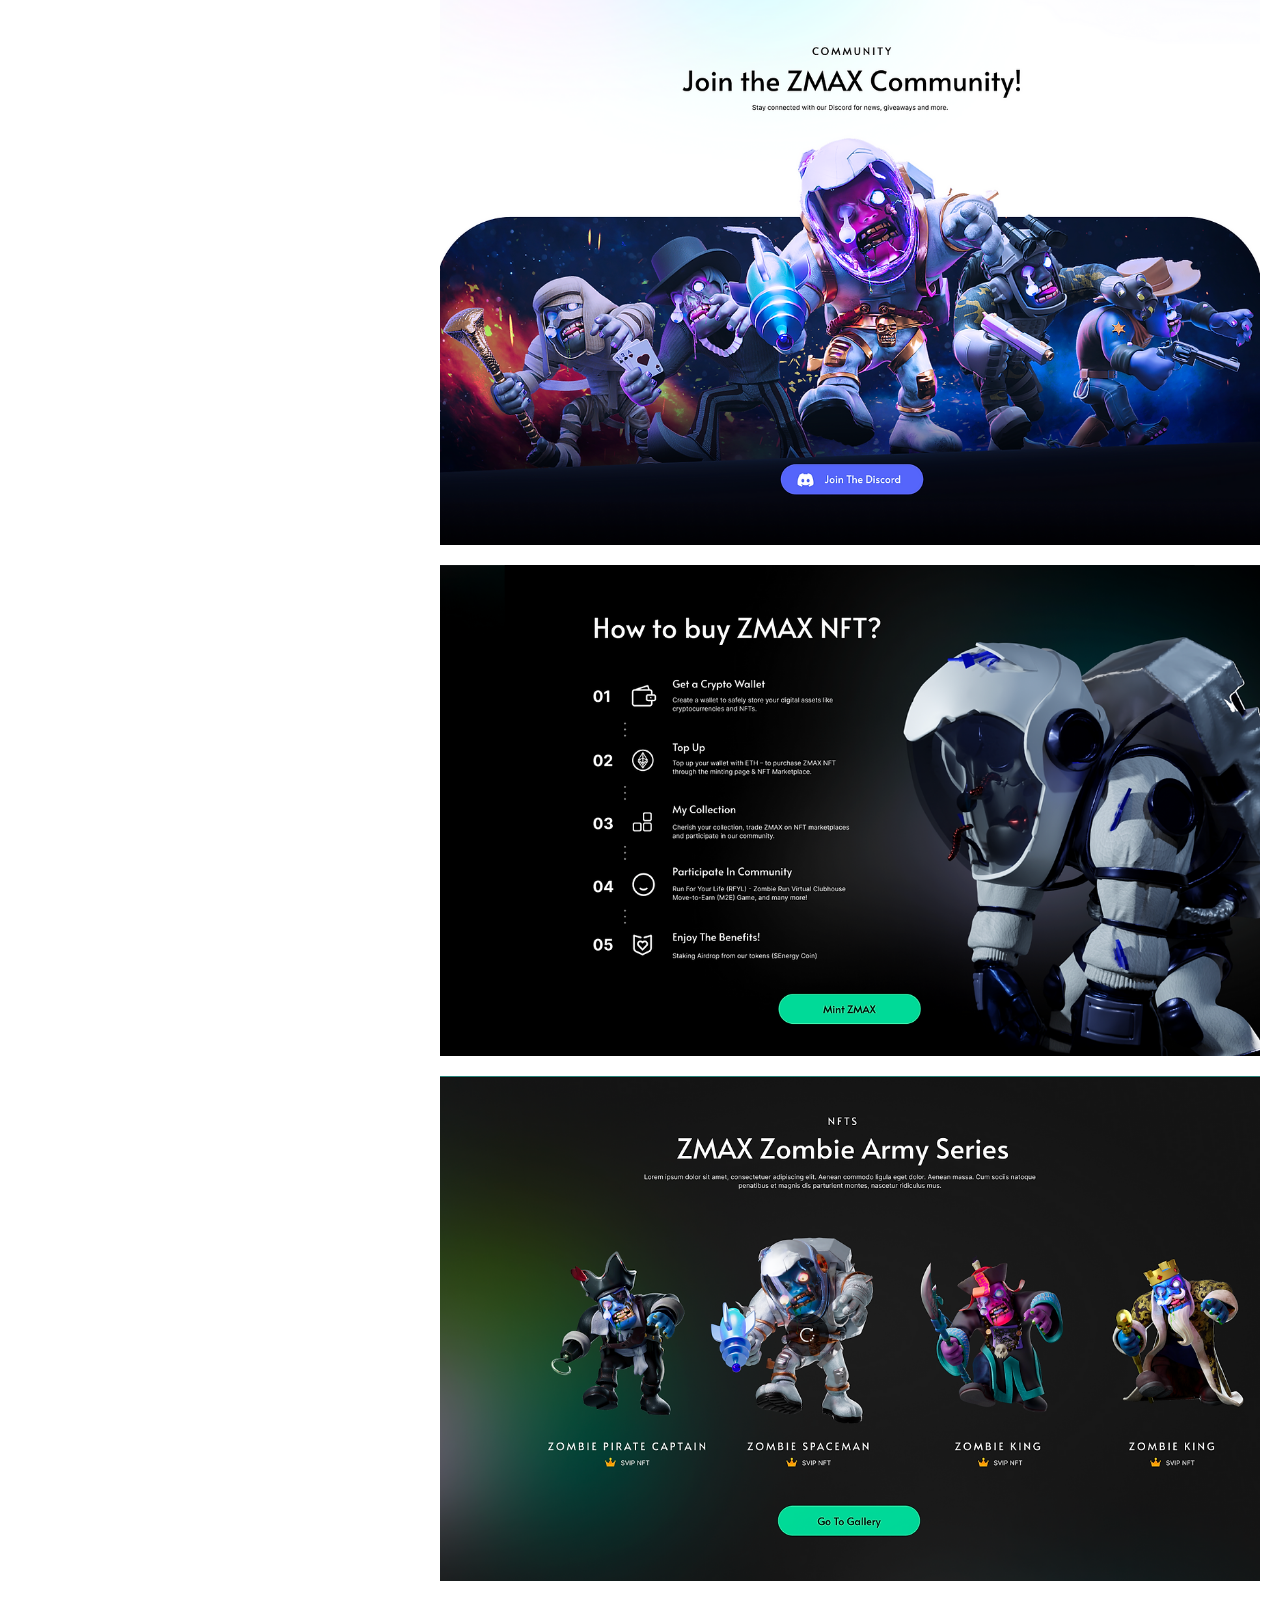
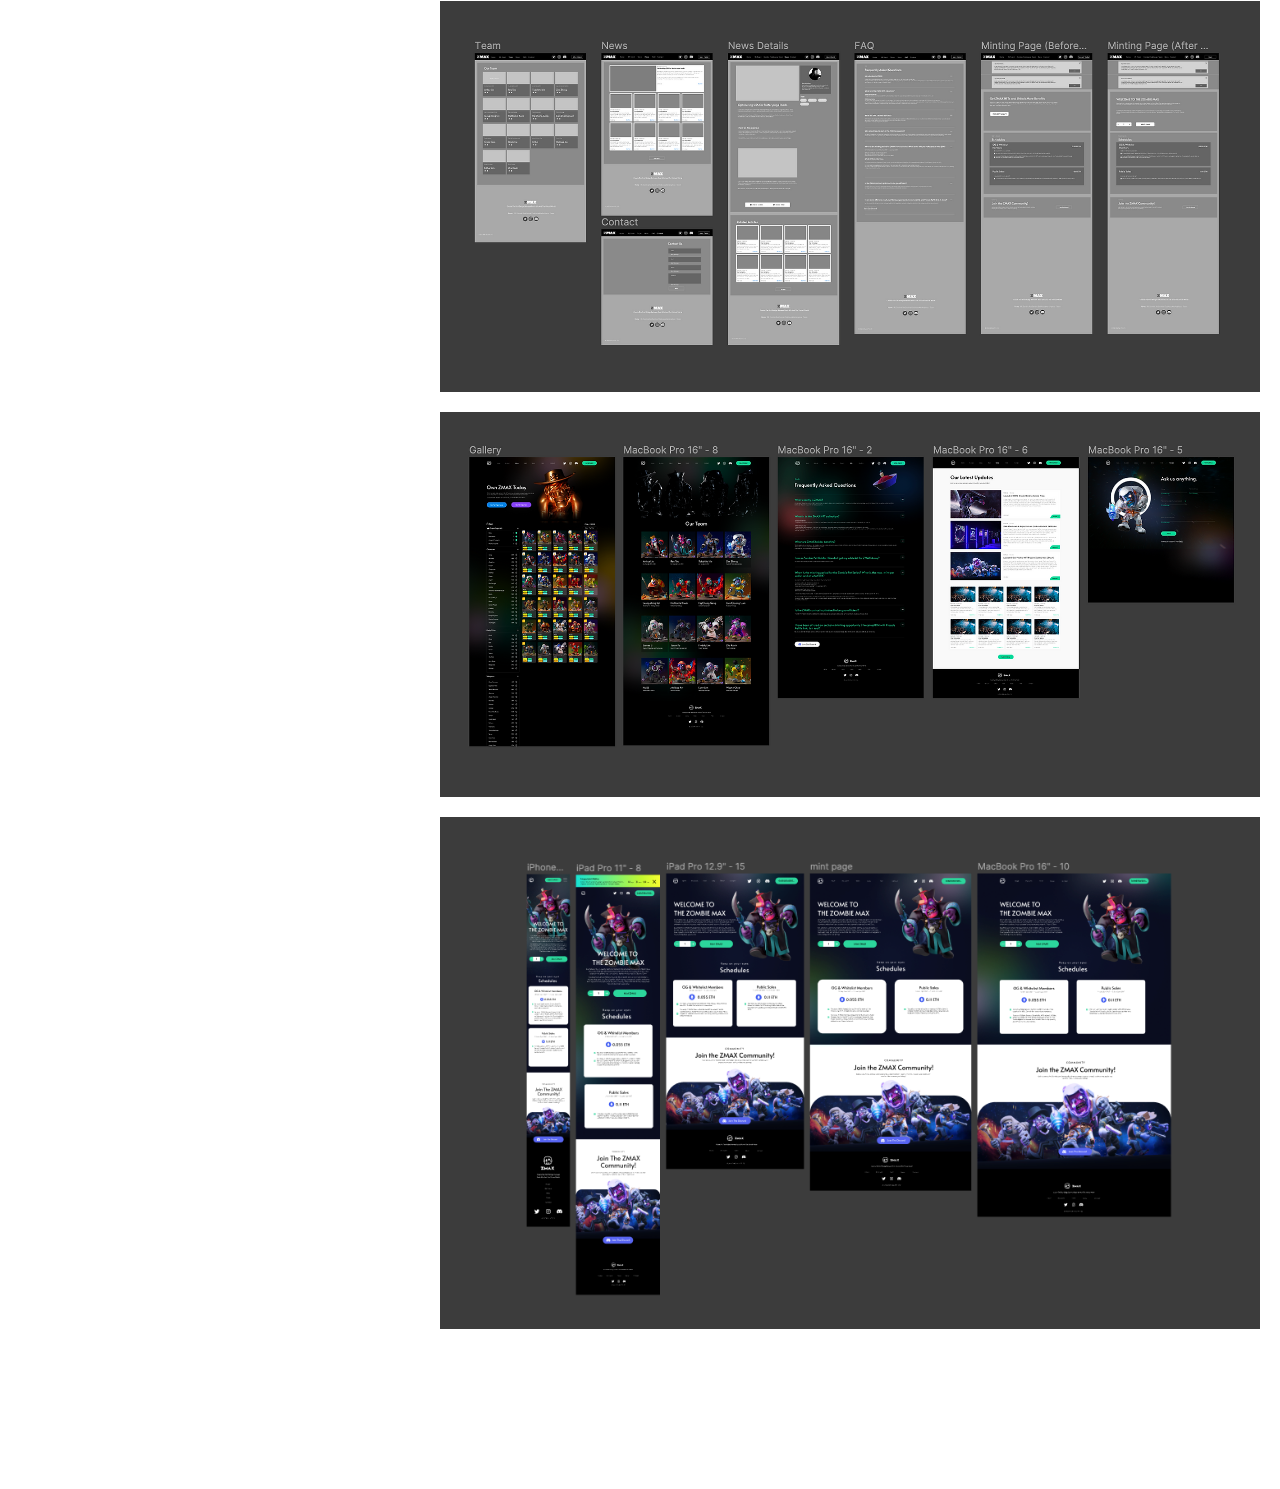
<file: zmax-web-design.html>
<!DOCTYPE html>
<html lang="en">
<head>
<meta charset="utf-8">
<meta name="viewport" content="width=device-width, initial-scale=1">
<title>ZMAX Web Design — Liling Cui</title>
<meta name="description" content="ZMAX is a generative series of 3D NFT art pieces, intricately designed and set in the far future where the lines between the virtual and physical worlds have blurred.">
<link rel="preload" href="assets/fonts/TiemposFine-Light.woff2" as="font" type="font/woff2" crossorigin>
<link rel="preload" href="assets/fonts/TiemposText-Regular.woff2" as="font" type="font/woff2" crossorigin>
<link rel="stylesheet" href="assets/css/style.css?v=d9b8185d">
<script>
  // mark that scripting is on, and set the theme before first paint
  (function () {
    document.documentElement.classList.add('js');
    try {
      var s = localStorage.getItem('theme');
      var d = s ? s === 'dark'
                : window.matchMedia('(prefers-color-scheme: dark)').matches;
      if (d) document.documentElement.classList.add('dark-theme');
    } catch (e) {}
  })();
</script>
</head>
<body class="project-page">
    <header class="menu">
      <div class="menu-about">
        <a href="index.html">Liling Cui</a>
        <button class="theme-toggle" aria-label="Toggle dark mode">
          <span class="toggle"></span>
        </button>
      </div>
      <div class="btn">
        <a href="index.html" class="back-btn back"><svg viewBox="0 0 21 18"><path d="M8.38 1 1 9m0 0 7.38 8M1 9h20"/></svg><span>Back</span></a>
        <a href="#" class="back-btn top"><svg viewBox="0 0 21 18"><path d="M8.38 1 1 9m0 0 7.38 8M1 9h20"/></svg><span>Top</span></a>
      </div>
      <div class="menu-contact">
        <a href="https://lilingcui.com">
          <span class="btn-label">Creative work</span>
          <svg viewBox="0 0 40 40" aria-hidden="true"><ellipse class="planet-ink" cx="32.6" cy="10.4" rx="0.85" ry="1.4" transform="rotate(28 32.6 10.4)"/><ellipse class="planet-ink" cx="8.0" cy="14.2" rx="0.78" ry="1.28" transform="rotate(22 8.0 14.2)"/><ellipse class="planet-ink" cx="11.0" cy="30.4" rx="0.78" ry="1.28" transform="rotate(-26 11.0 30.4)"/><ellipse class="planet-ink" cx="32.8" cy="25.8" rx="0.8" ry="1.32" transform="rotate(26 32.8 25.8)"/><path class="planet-ring" d="M35.88 14.22A16.9 4.8 -20.0 1 1 4.12 25.78A16.9 4.8 -20.0 1 1 35.88 14.22Z"/><circle class="planet-bg-stroke" cx="20" cy="20" r="12.3" stroke-width="3.2"/><circle class="planet-ink" cx="20" cy="20" r="12.3"/><path class="planet-bg-stroke" stroke-width="4" d="M29.81 20.76A16.9 4.8 -20.0 1 1 7.79 20.77"/><path class="planet-ring" d="M29.81 20.76A16.9 4.8 -20.0 1 1 7.79 20.77"/><path class="planet-bg" d="M13.6 12.9a11 11 0 0 1 8.0-3.6 0.95 0.95 0 0 1 0.05 1.9 9.1 9.1 0 0 0-6.6 3.0 0.95 0.95 0 0 1-1.45-1.3z"/><circle class="planet-bg" cx="15.2" cy="17.2" r="1.05"/></svg>
        </a>
      </div>
    </header>

    <main class="project">
      <div class="text resume">
        <div class="text-content">
          <p>ZMAX is a generative series of 3D NFT art pieces, intricately designed and set in the far future where the lines between the virtual and physical worlds have blurred.</p>
          <p>Idea, interactive design, animation, UI/UX design and web design.</p>
        </div>
      </div>

      <h1 data-aos="fade-up">
        <span class="title name" data-title="ZMAX Web Design">ZMAX Web Design</span>
      </h1>

      <div class="content">
      <aside class="sidebar" data-aos="fade-up">
        <h2>Client</h2>
        <ul>
          <li>ZMAX</li>
        </ul>
        <h2>Role</h2>
        <ul>
          <li>UI/UX Designer</li>
          <li>Interactive Design</li>
        </ul>
        <h2>Scope</h2>
        <ul>
          <li>Idea</li>
          <li>Interactive design</li>
          <li>Animation</li>
          <li>Web design</li>
        </ul>
      </aside>
        <figure data-aos="fade-up"><img src="assets/img/zmax-web-design/group-37968-0WMJVrRGGdbDjMo7.jpg" alt="" loading="lazy" decoding="async"></figure>
        <figure data-aos="fade-up"><img src="assets/img/zmax-web-design/screenshot-2023-01-09-at-13.32.54-vhgCtcPvOPOEKJAr.png" alt="" loading="lazy" decoding="async"></figure>
        <figure data-aos="fade-up"><img src="assets/img/zmax-web-design/screenshot-2023-01-09-at-13.34.30-iaPd10uiHhs4Wj0E.png" alt="" loading="lazy" decoding="async"></figure>
        <figure data-aos="fade-up"><img src="assets/img/zmax-web-design/screenshot-2023-01-09-at-13.34.23-OeqPlwDtxt7fMXok.png" alt="" loading="lazy" decoding="async"></figure>
        <figure data-aos="fade-up"><img src="assets/img/zmax-web-design/screenshot-2023-01-09-at-11.35.39-1mrtATs5iuR1uG4v.png" alt="" loading="lazy" decoding="async"></figure>
        <figure data-aos="fade-up"><img src="assets/img/zmax-web-design/screenshot-2023-01-09-at-11.39.05-LFPgCPowji2pWMap.png" alt="" loading="lazy" decoding="async"></figure>
        <figure data-aos="fade-up"><img src="assets/img/zmax-web-design/screenshot-2023-01-23-at-15.43.54-EkH7htxlt4wwJoSq.png" alt="" loading="lazy" decoding="async"></figure>
        <div class="spacer"></div>
      </div>
    </main>

<script src="assets/js/app.js?v=c21b3949"></script>
</body>
</html>
</file>
<file: assets/css/style.css>
/* ============================================================
   reikocui.com — layout & interaction system
   Ported from the structural pattern of rodrigosens.com:
   6-column grid, fixed pill nav, giant fixed marquee title,
   full-bleed hover backdrop, grain overlay, dot cursor.
   ============================================================ */

/* ---------- 1. Fonts -----------------------------------------
   Tiempos Fine (display) and Tiempos Text (body), self-hosted from
   assets/fonts/. These are commercial faces from Klim Type Foundry —
   a licence is still outstanding, see README.

   Each face is a single static weight, declared across 100–900 so the
   browser maps every weight the stylesheet asks for onto the real file
   instead of synthesising a fake bold.
   ------------------------------------------------------------ */
@font-face {
  font-family: "Tiempos Fine";
  src: url("../fonts/TiemposFine-Light.woff2") format("woff2"),
       url("../fonts/TiemposFine-Light.woff") format("woff"),
       url("../fonts/TiemposFine-Light.ttf") format("truetype");
  font-weight: 100 900;
  font-style: normal;
  font-display: swap;
}
@font-face {
  font-family: "Tiempos Text";
  src: url("../fonts/TiemposText-Regular.woff2") format("woff2"),
       url("../fonts/TiemposText-Regular.woff") format("woff"),
       url("../fonts/TiemposText-Regular.ttf") format("truetype");
  font-weight: 100 900;
  font-style: normal;
  font-display: swap;
}

:root {
  --font-display: "Tiempos Fine", Georgia, "Times New Roman", serif;
  --font-text: "Tiempos Text", Georgia, "Times New Roman", serif;

  --gutter: 20px;
  --cols: 6;
  --pill-h: 40px;
  --grey: #919191;
  --ease: cubic-bezier(0.4, 0, 0.2, 1);
}

/* ---------- 2. Theme ----------------------------------------
   --bg is the page colour as a bare "r g b" triple, so the title's
   fade-out gradient can be mixed from the same value. A page can
   recolour itself by overriding --bg on :root, which outranks the
   html rule below but still loses to .dark-theme. */
html {
  --bg: 255 255 255;
  --white: rgb(var(--bg));
  --black: #282828;
  --dither: url("../dither-light.png");
  scroll-behavior: smooth;
  cursor: url("../cursor-gray.svg") 16 16, pointer;
}
html a,
html button,
html button:hover,
html button span,
html button::after,
html button::before,
html .theme-toggle,
html iframe,
html video {
  cursor: url("../cursor-white.svg") 16 16, pointer;
}
main h1 {
  background-image: linear-gradient(
    180deg,
    rgb(var(--bg) / 0) 10%,
    rgb(var(--bg) / 0.9) 50%,
    rgb(var(--bg))
  );
}
html .theme-toggle .toggle { left: calc(100% - 12px); }

html.dark-theme {
  --bg: 40 40 40;
  --black: #fff;
  --dither: url("../dither-dark.png");
  cursor: url("../cursor-white.svg") 16 16, pointer;
}
html.dark-theme a,
html.dark-theme button,
html.dark-theme button:hover,
html.dark-theme button span,
html.dark-theme button::after,
html.dark-theme button::before,
html.dark-theme .theme-toggle,
html.dark-theme iframe,
html.dark-theme video {
  cursor: url("../cursor-gray.svg") 16 16, pointer;
}
html.dark-theme .theme-toggle .toggle { left: 2px; }

/* ---------- 3. Reset / base --------------------------------- */
* { box-sizing: border-box; }

body,
html { background-color: var(--white); }

body {
  display: flex;
  flex-direction: column;
  justify-content: space-between;
  width: 100%;
  min-height: calc(100vh - 30px);
  margin: 0;
  font-family: var(--font-text);
  font-size: 18px;
  font-weight: 400;
  color: var(--black);
  overflow-x: hidden;
  -webkit-font-smoothing: antialiased;
  -moz-osx-font-smoothing: grayscale;
}
.js body {
  opacity: 0;
  transition: opacity 0.5s var(--ease);
}
.js body.is-ready { opacity: 1; }
.js body.is-leaving { opacity: 0; }

h1, h2, h3, h4, h5, h6 {
  font-family: inherit;
  font-weight: inherit;
  font-size: inherit;
  margin: 0;
}
p { line-height: 1.5; }
a { text-decoration: none; color: inherit; }
ul { margin: 0; padding: 0; list-style-type: none; }
img { max-width: 100%; }
button {
  background-color: transparent;
  border: none;
  color: inherit;
  font-family: inherit;
  font-size: inherit;
  font-weight: inherit;
  line-height: 1;
  outline: 0;
  padding: 0;
}

/* ---------- 4. Header / pill navigation --------------------- */
.menu {
  display: grid;
  grid-template-columns: repeat(var(--cols), 1fr);
  gap: var(--gutter);
  font-family: var(--font-display);
  position: fixed;
  z-index: 8;
  top: var(--gutter);
  left: var(--gutter);
  width: calc(100% - (var(--gutter) * 2));
}

.menu-about {
  display: flex;
  flex-direction: column;
  grid-column: 1 / 3;
  margin-top: 7.61px;
}
.menu-about a {
  font-size: 24px;
  font-weight: 300;
  line-height: 1;
  white-space: nowrap;
  width: fit-content;
}
.menu-about a:hover { color: var(--grey); }

.theme-toggle {
  margin: 20px 0 0;
  border-radius: 10px;
  border: 1px solid var(--black);
  padding: 2px;
  display: flex;
  justify-content: flex-end;
  width: 36px;
  height: 16px;
  position: relative;
}
.theme-toggle .toggle {
  background-color: var(--black);
  display: block;
  width: 10px;
  height: 10px;
  border-radius: 100%;
  position: absolute;
  top: 50%;
  transform: translateY(-50%);
  transition: left 0.25s var(--ease);
}
.theme-toggle:hover { border-color: var(--grey); }
.theme-toggle:hover .toggle { background-color: var(--grey); }

.menu-projects {
  grid-column: 3 / 5;
  width: 321px;
  display: flex;
  align-items: center;
  flex-wrap: wrap;
}
.menu-projects a,
.menu-projects button {
  margin: 3px;
  display: flex;
  align-items: center;
  justify-content: center;
  padding: 0 12px;
  border-radius: 20px;
  border: 1px solid var(--black);
  font-size: 24px;
  font-weight: 300;
  line-height: 1;
  height: var(--pill-h);
  max-width: 100%;
  white-space: nowrap;
  overflow: hidden;
  text-overflow: ellipsis;
  transition: background-color 0.2s var(--ease), color 0.2s var(--ease);
}
.menu-projects a:hover,
.menu-projects button:hover {
  background-color: var(--black);
  color: var(--white);
}
/* the first pill loses its top margin so the row sits flush with the header */
.menu-projects > *:first-child { margin-top: 0; }
.menu-projects a.hidden { display: none; }
.menu-projects button {
  border-radius: 100%;
  position: relative;
  width: var(--pill-h);
  padding: 0;
}
.menu-projects button span { display: none; }
.menu-projects button::before,
.menu-projects button::after {
  content: "";
  position: absolute;
  top: 50%;
  left: 50%;
  transform: translate(-50%, -50%);
  width: 20px;
  height: 1px;
  background-color: var(--black);
}
.menu-projects button::after { width: 1px; height: 20px; }
.menu-projects button.load-less::after { display: none; }
.menu-projects button:hover::before,
.menu-projects button:hover::after { background-color: var(--white); }

/* Expanding round button, top right */
.menu-contact {
  display: flex;
  justify-content: flex-end;
  grid-column: 6 / 7;
  grid-row: 1;
}
.menu-contact a {
  width: var(--pill-h);
  height: var(--pill-h);
  position: relative;
  font-family: var(--font-display);
  line-height: 1;
  display: flex;
  align-items: center;
  border-radius: var(--pill-h);
}
.menu-contact .btn-label {
  position: absolute;
  right: -1px;
  display: flex;
  align-items: center;
  border-radius: var(--pill-h);
  background-color: var(--black);
  color: var(--white);
  font-size: 24px;
  line-height: 1.2;
  padding: 6px 0;
  max-width: 0;
  overflow: hidden;
  white-space: nowrap;
  transition: max-width 0.35s var(--ease), padding 0.35s var(--ease);
}
.menu-contact svg {
  display: block;
  width: 36px;
  height: 36px;
  overflow: visible;
  position: absolute;
  right: 2px;
  top: 2px;
}
.menu-contact svg * { transition: fill 0.25s var(--ease), stroke 0.25s var(--ease); }
.menu-contact .planet-ink { fill: var(--black); }
.menu-contact .planet-ring { fill: none; stroke: var(--black); stroke-width: 1.9; stroke-linecap: round; }
.menu-contact .planet-bg { fill: var(--white); }
.menu-contact .planet-bg-stroke { fill: none; stroke: var(--white); }

/* the label pill grows out to the left; the planet flips to sit on it */
.menu-contact a:hover .btn-label {
  max-width: 260px;
  padding: 5px 48px 5px 14px;
  border: 2px solid var(--black);
}
/* on the expanded pill the drawing and the page colour swap roles */
.menu-contact a:hover .planet-ink { fill: var(--white); }
.menu-contact a:hover .planet-ring { stroke: var(--white); }
.menu-contact a:hover .planet-bg { fill: var(--black); }
.menu-contact a:hover .planet-bg-stroke { stroke: var(--black); }

/* CV download, fixed bottom right. Same pill as the Back button, but with the
   page colour behind it so it stays legible over the marqueeing title. */
.cv-download {
  position: fixed;
  right: var(--gutter);
  bottom: var(--gutter);
  z-index: 9;
  display: flex;
  align-items: center;
  gap: 10px;
  height: var(--pill-h);
  padding: 0 14px;
  border: 1px solid var(--black);
  border-radius: 20px;
  background-color: var(--white);
  font-family: var(--font-display);
  font-size: 24px;
  font-weight: 300;
  line-height: 1;
  white-space: nowrap;
  transition: background-color 0.2s var(--ease), color 0.2s var(--ease);
}
.cv-download svg {
  width: 18px;
  height: 18px;
  fill: none;
  stroke: var(--black);
  stroke-width: 1.4;
  stroke-linecap: round;
  stroke-linejoin: round;
  transition: stroke 0.2s var(--ease);
}
.cv-download:hover { background-color: var(--black); color: var(--white); }
.cv-download:hover svg { stroke: var(--white); }

/* Back / to-top button on inner pages */
.menu .btn {
  display: flex;
  justify-content: flex-end;
  grid-column: 2;
  position: relative;
  z-index: 9;
}
.menu .btn .back-btn {
  display: flex;
  align-items: center;
  justify-content: space-between;
  border-radius: 20px;
  border: 1px solid var(--black);
  padding: 6px 12px;
  font-size: 24px;
  font-family: var(--font-display);
  line-height: 1;
  width: fit-content;
  height: var(--pill-h);
  transition: background-color 0.2s var(--ease), color 0.2s var(--ease);
}
.menu .btn .back-btn svg {
  stroke: var(--black);
  fill: none;
  width: 20px;
  height: 16px;
  margin-right: 10px;
  transition: stroke 0.2s var(--ease);
}
.menu .btn .back-btn:hover { background-color: var(--black); color: var(--white); }
.menu .btn .back-btn:hover svg { stroke: var(--white); }
.menu .btn .top { display: none; }
.menu .btn .top svg { transform: rotate(90deg); }

/* ---------- 5. Main grid ------------------------------------ */
main {
  display: grid;
  align-items: flex-start;
  grid-template-columns: repeat(var(--cols), 1fr);
  gap: var(--gutter);
  position: relative;
  z-index: 2;
  padding: var(--gutter);
}
.home main { padding: 0; z-index: 6; }

main .text { grid-column: 3 / 6; }
main .text p { margin: 0 0 30px; line-height: 1.6; }
main .text a { text-decoration: underline; text-decoration-thickness: 1px; }
main .text a:hover { color: var(--grey); }
main .text img { display: block; width: 100%; }

/* ---------- 6. Giant fixed title + marquee ------------------ */
main h1 {
  font-size: 96px;
  font-weight: 300;
  font-family: var(--font-display);
  line-height: 1.4;
  position: fixed;
  bottom: 0;
  left: 0;
  padding-left: var(--gutter);
  white-space: nowrap;
  height: 134px;
  width: calc(100vw - 20px);
  overflow: hidden;
  background-clip: padding-box;
}
main h1 .title { white-space: nowrap; display: none; }
main h1 .title.name { display: inline-block; }

/* the scroll itself is driven by app.js; this only supplies the repeated tail */
main h1 .title.marquee::after { content: attr(data-marquee); }

/* a title shrunk to fit no longer needs the full 96px line box */
main h1.title-fitted { height: auto; min-height: 0; }

/* ---------- 7. Full-bleed hover backdrop -------------------- */
.bg,
.bg-image {
  position: fixed;
  width: 100vw;
  height: 100vh;
}
.bg { top: 0; left: 0; overflow: hidden; z-index: 0; }
.bg-image {
  top: 0;
  left: 0;
  background-repeat: no-repeat !important;
  background-size: cover !important;
  background-position: 50% !important;
  opacity: 0;
  transition: opacity 0.4s ease-in-out;
}
.bg-image.no-transition { transition: none !important; }
.bg-image video {
  position: absolute;
  inset: 0;
  width: 100%;
  height: 100%;
  object-fit: cover;
}

/* Screen-door wash — a direct reproduction of the reference.
   Theirs is a 2x2 GIF with one opaque pixel and three transparent ones: a 25%
   dither that knocks the photo back and leaves a fine pixel texture behind.
   Same tile here as SVG — white in light mode, #282828 in dark. */
.bg-overlay {
  position: absolute;
  z-index: 1;
  inset: 0;
  opacity: 0;
  transition: opacity 0.4s ease-in-out;
  pointer-events: none;
  background-image: var(--dither);
  background-size: 2px 2px;
  background-repeat: repeat;
  image-rendering: pixelated;
}
.bg-overlay.is-active { opacity: 1; }

/* ---------- 8. Project page --------------------------------- */
/* Keep the page padding here rather than on .content, so the intro column and
   the image columns resolve against the same 6-column geometry and line up. */
.project { position: static; padding: var(--gutter); }

/* Intro sits top right, columns 3–5, level with the header.
   The title and the metadata sidebar stay on the left. */
.project .text {
  grid-column: 3 / 6;
  min-height: calc(100vh - 25px - 125px);
  margin-top: 0;
}
.project .text .text-content {
  overflow-y: auto;
  padding: 0 0 0 0;
  height: calc(100vh - 250px);
  scrollbar-width: none;
}
.project .text .text-content::-webkit-scrollbar { width: 0; }
.project .text p { margin: 0 0 30px; }
.project .text p:last-child { padding-bottom: 140px; }

/* absolute, not fixed: the title sits at the bottom of the first screen
   and scrolls away with the intro — same as the reference */
.project h1 { position: absolute; bottom: 90px; left: var(--gutter); padding: 0; }
.project h1 span { display: block; width: fit-content; }

.project .content {
  margin: 90px 0 0;
  grid-column: 1 / 7;
  display: grid;
  grid-template-columns: repeat(var(--cols), 1fr);
  gap: var(--gutter);
}
.project .content figure {
  display: block;
  width: 100%;
  margin: 0;
  overflow: hidden;
  position: relative;
}
.project .content figure img { display: block; width: 100%; height: auto; }

/* Every image gets the same width — the right-hand four columns. Height is
   whatever the image's own proportions give, so nothing is cropped. */
.project .content figure { grid-column: 3 / 7; }

/* A paired row occupies that same total width. Each figure's flex-grow is its
   aspect ratio, so widths come out proportional and the images end up the same
   height — a justified row, no cropping. */
.project .content .group {
  grid-column: 3 / 7;
  display: flex;
  align-items: flex-start;
}
.project .content .group figure { flex-basis: 0; min-width: 0; }
.project .content .group figcaption {
  font-family: var(--font-display);
  font-size: 24px;
  line-height: 1;
  margin: 0 0 8px;
}

.project .sidebar { grid-column: 1 / 2; }
.project .sidebar h2 { font-weight: 400; color: var(--grey); }
.project .sidebar ul { margin: 0 0 20px; }
.project .sidebar ul li { margin: 2px 0; }
.project .sidebar ul li a { text-decoration: underline; text-decoration-thickness: 1px; }
.project .sidebar ul li a:hover { color: var(--grey); }

.project .content .spacer { grid-column: 1 / 7; height: 120px; }

/* ---------- 9. About page -----------------------------------
   One prose column top right, giant title bottom left — the same shape as
   the reference's about page. Paragraph and link styling comes from the
   shared `main .text` rules. */
.about .text { grid-column: 3 / 6; }
/* the title stays fixed here — only project pages let it scroll away */

/* ---------- 10. Scroll-in animation -------------------------
   Scoped to .js so content is visible if scripting fails or is off. */
.js [data-aos="fade-up"] {
  opacity: 0;
  transform: translateY(30px);
  transition: opacity 1s var(--ease), transform 1s var(--ease);
}
.js [data-aos="fade-up"].aos-animate { opacity: 1; transform: none; }

@media (prefers-reduced-motion: reduce) {
  .js [data-aos="fade-up"] { opacity: 1; transform: none; transition: none; }
  /* maybeMarquee() in app.js never starts the animation under reduced motion;
     this just drops the repeated tail so the title reads as plain text */
  main h1 .title.marquee::after { content: none; }
}

/* ---------- 11. Responsive ---------------------------------- */
@media screen and (max-width: 1000px) {
  .menu-projects { width: auto; grid-column: 3 / 6; }
  main .text { grid-column: 1 / 7; }
  .project .text { grid-column: 3 / 7; }
  .about .text { grid-column: 2 / 7; }
}

@media screen and (max-width: 700px) {
  /* type scale is deliberately identical at every width, as on the reference:
     96px titles marquee on a phone rather than shrinking */

  .menu-about { grid-column: 1 / 3; }
  .menu-projects {
    grid-column: 1 / 7;
    position: absolute;
    margin: 129px 0 0;
    padding-bottom: 25vh;
    width: 100%;
  }
  .menu .btn {
    grid-column: auto;
    position: absolute;
    left: 50%;
    transform: translateX(-50%);
  }
  .menu-contact a:hover .btn-label { max-width: 0; padding: 6px 0; border: none; }
  /* the title band owns the bottom 134px on a phone, so sit clear of it */
  .cv-download {
    font-size: 18px;
    height: 34px;
    padding: 0 12px;
    gap: 8px;
    bottom: 148px;
  }
  .cv-download svg { width: 15px; height: 15px; }

  main .text { grid-column: 1 / 7; margin: 150px 0 0; }
  .about .text { grid-column: 1 / 7; margin: 150px 0 0; }

  /* The intro runs much taller than one screen at this width, so the title
     joins the flow between the intro and the images instead of being pinned
     over the first screen — pinned, it landed in the middle of the text and
     its gradient hid the lines behind it. */
  .project .text { grid-column: 1 / 7; margin: 0; min-height: 0; }
  .project .text .text-content { height: auto; overflow-y: visible; padding-top: 129px; }
  .project h1 {
    position: static;
    grid-column: 1 / 7;
    width: 100%;
    padding-left: 0;
    margin: 30px 0 6px;
    background-image: none;
  }
  .project .content { margin: var(--gutter) 0 0; }
  .project .content figure,
  .project .content .group { grid-column: 1 / 7; }
  /* paired rows stay side by side so the comparison still reads, but they now
     span the full width and the flex ratios scale them to whatever fits */
  .project .content .group figcaption { font-size: 18px; }
  .project .sidebar { order: 2; margin: 20px 0 0; grid-column: 1 / 7; }
}

/* Touch devices: no hover backdrop, so restore the system cursor */
@media (hover: none) {
  html, html a, html button { cursor: auto; }
}
</file>
